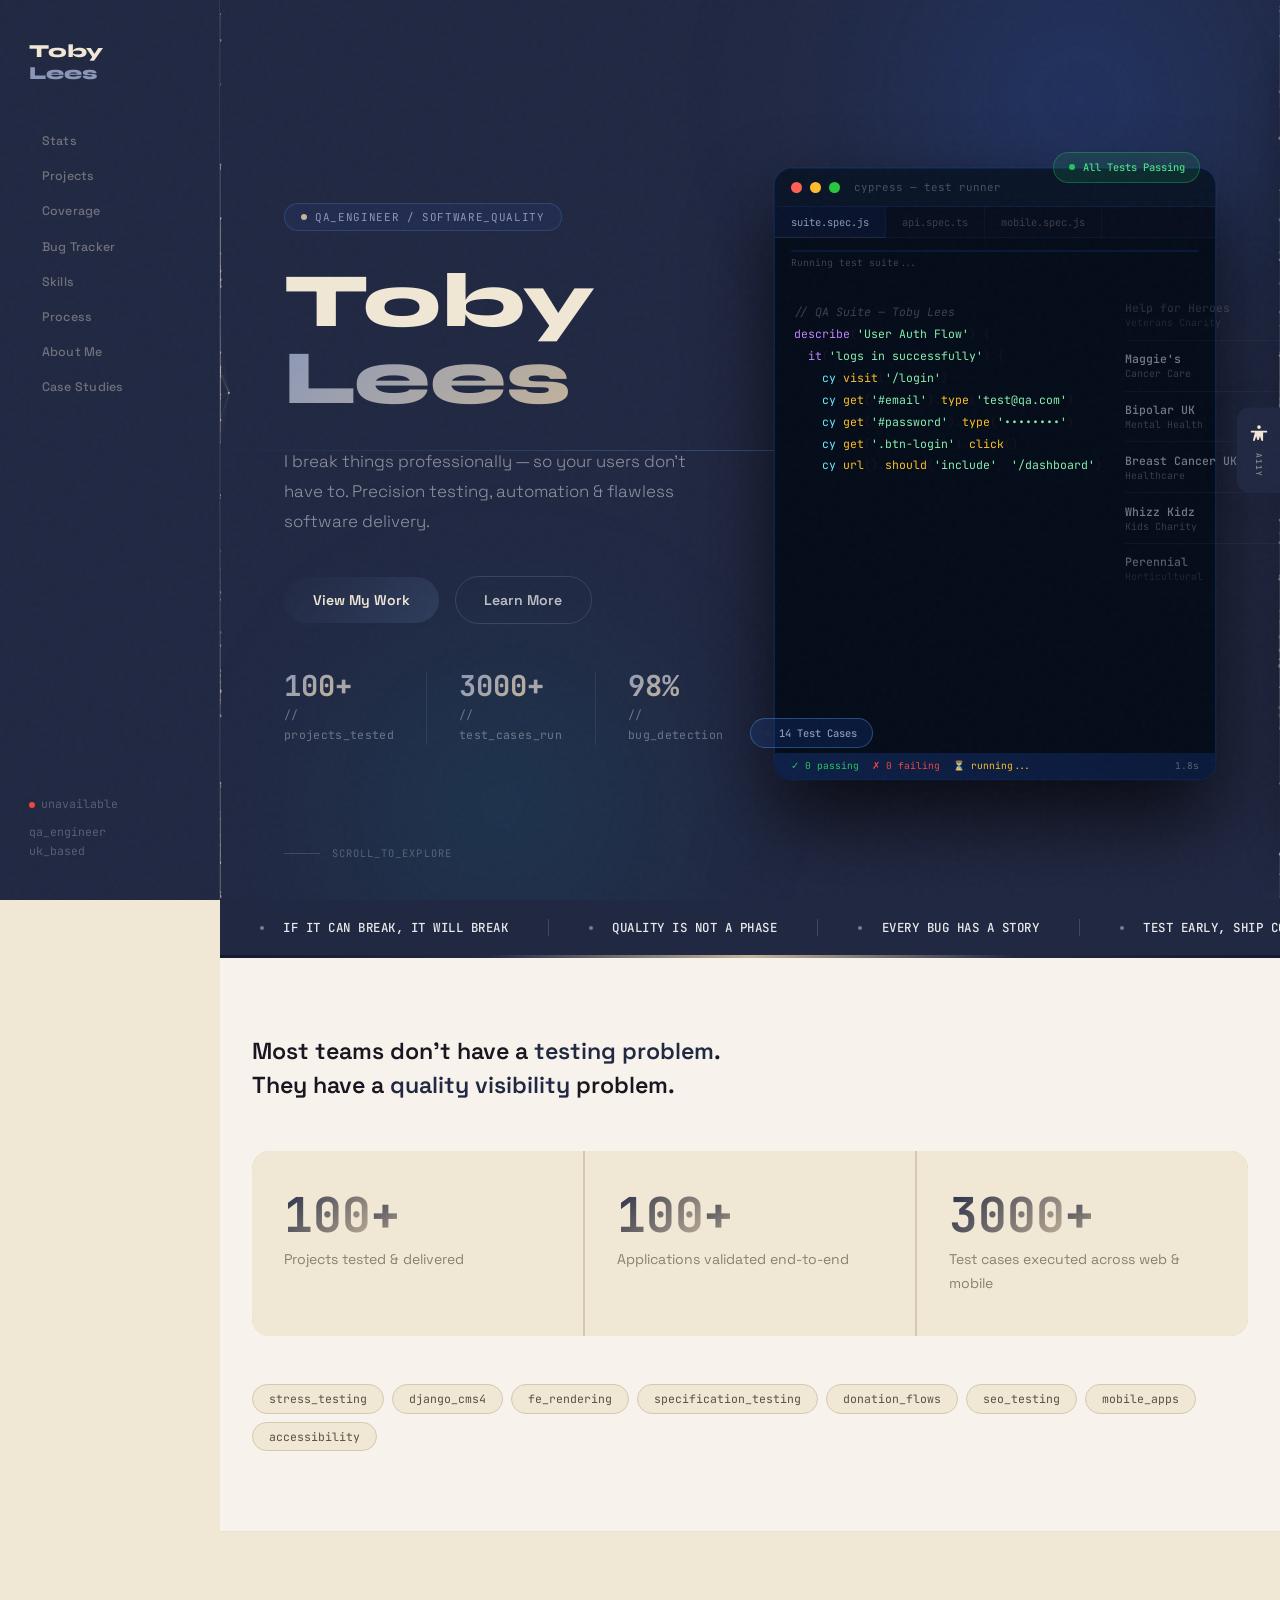
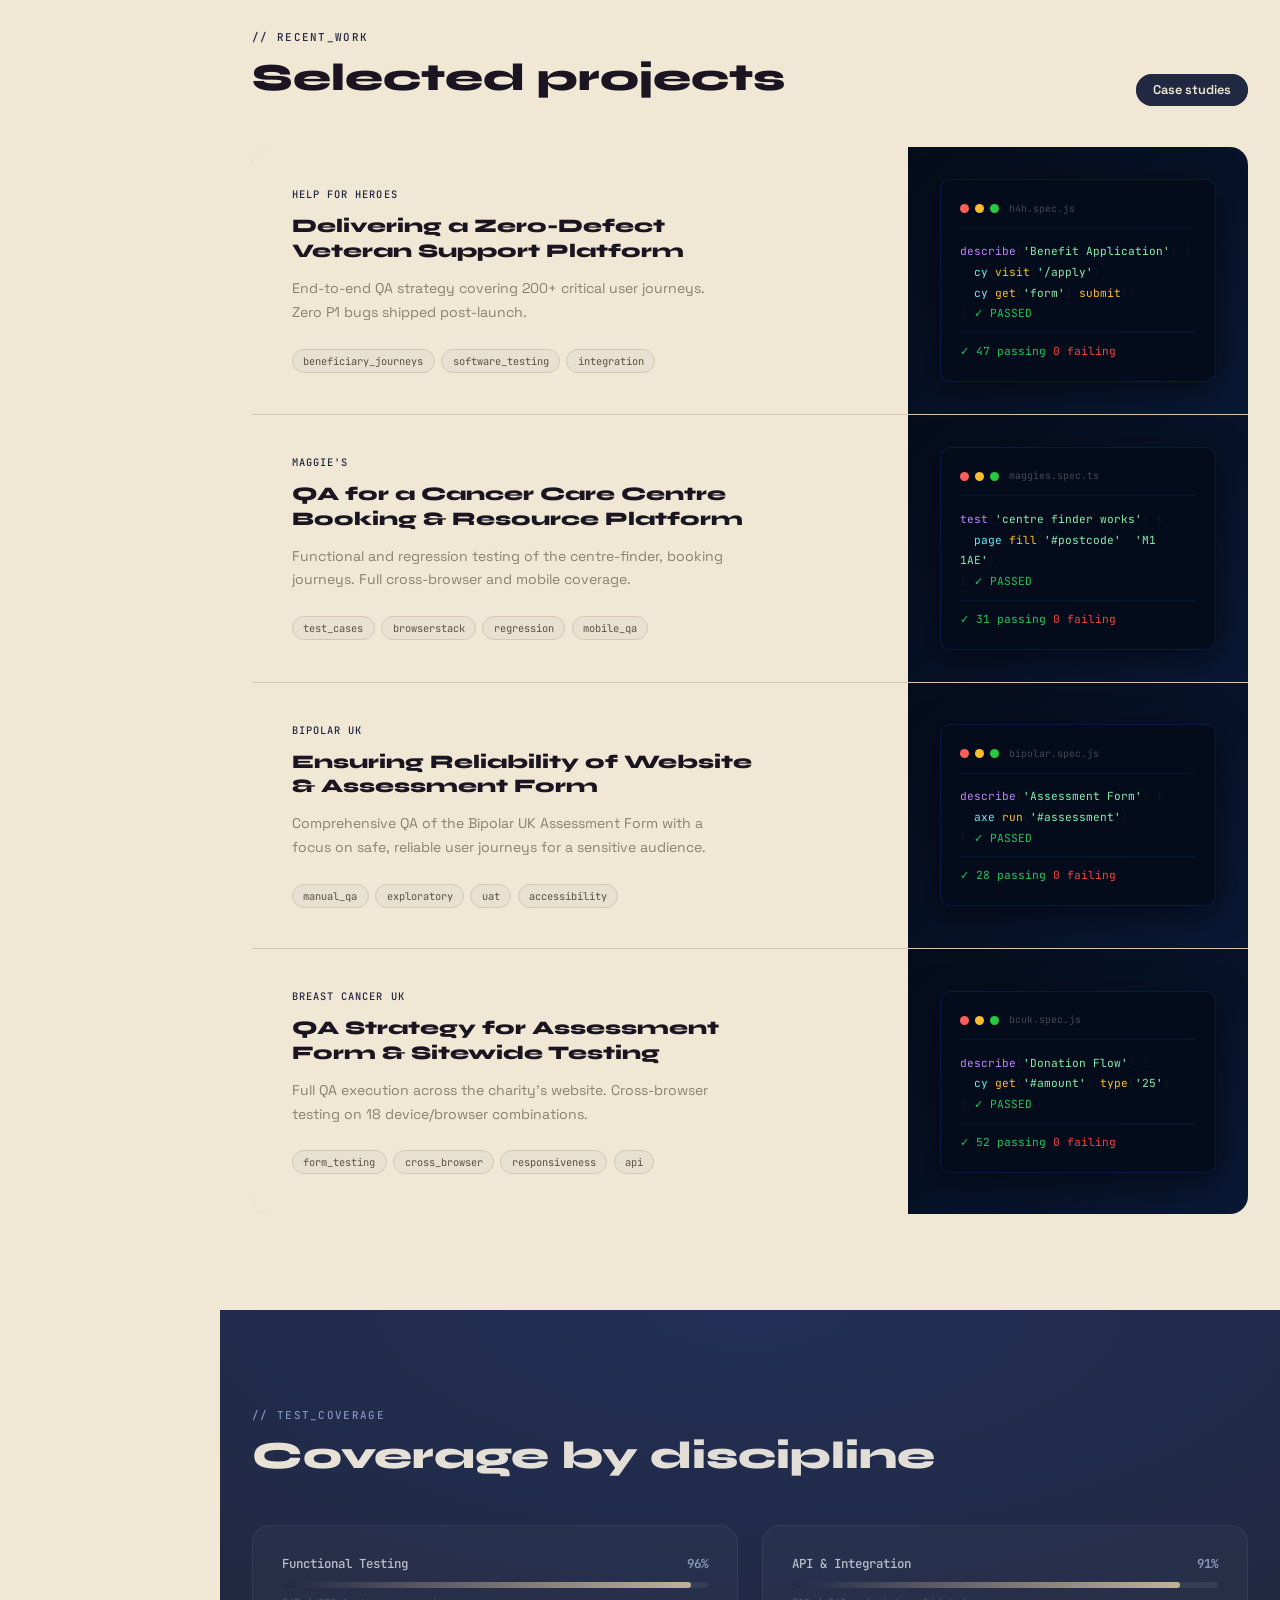
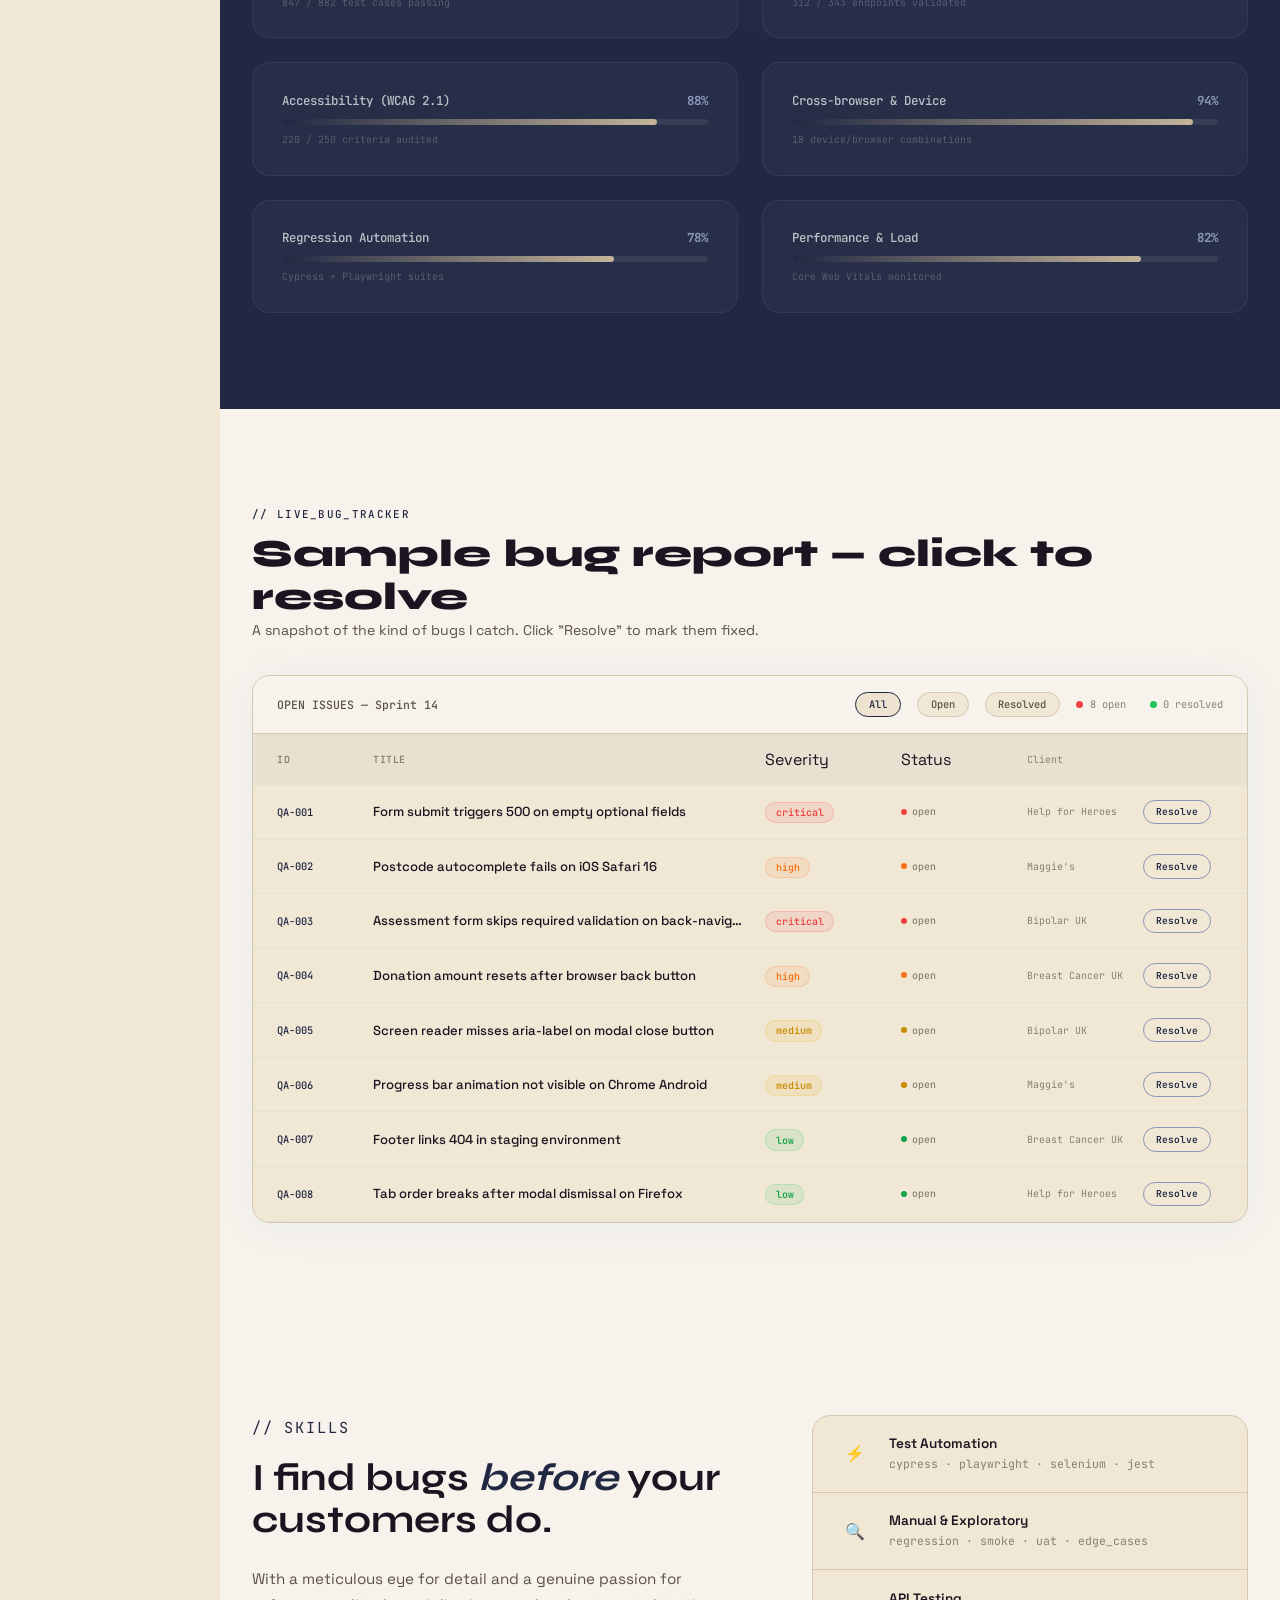
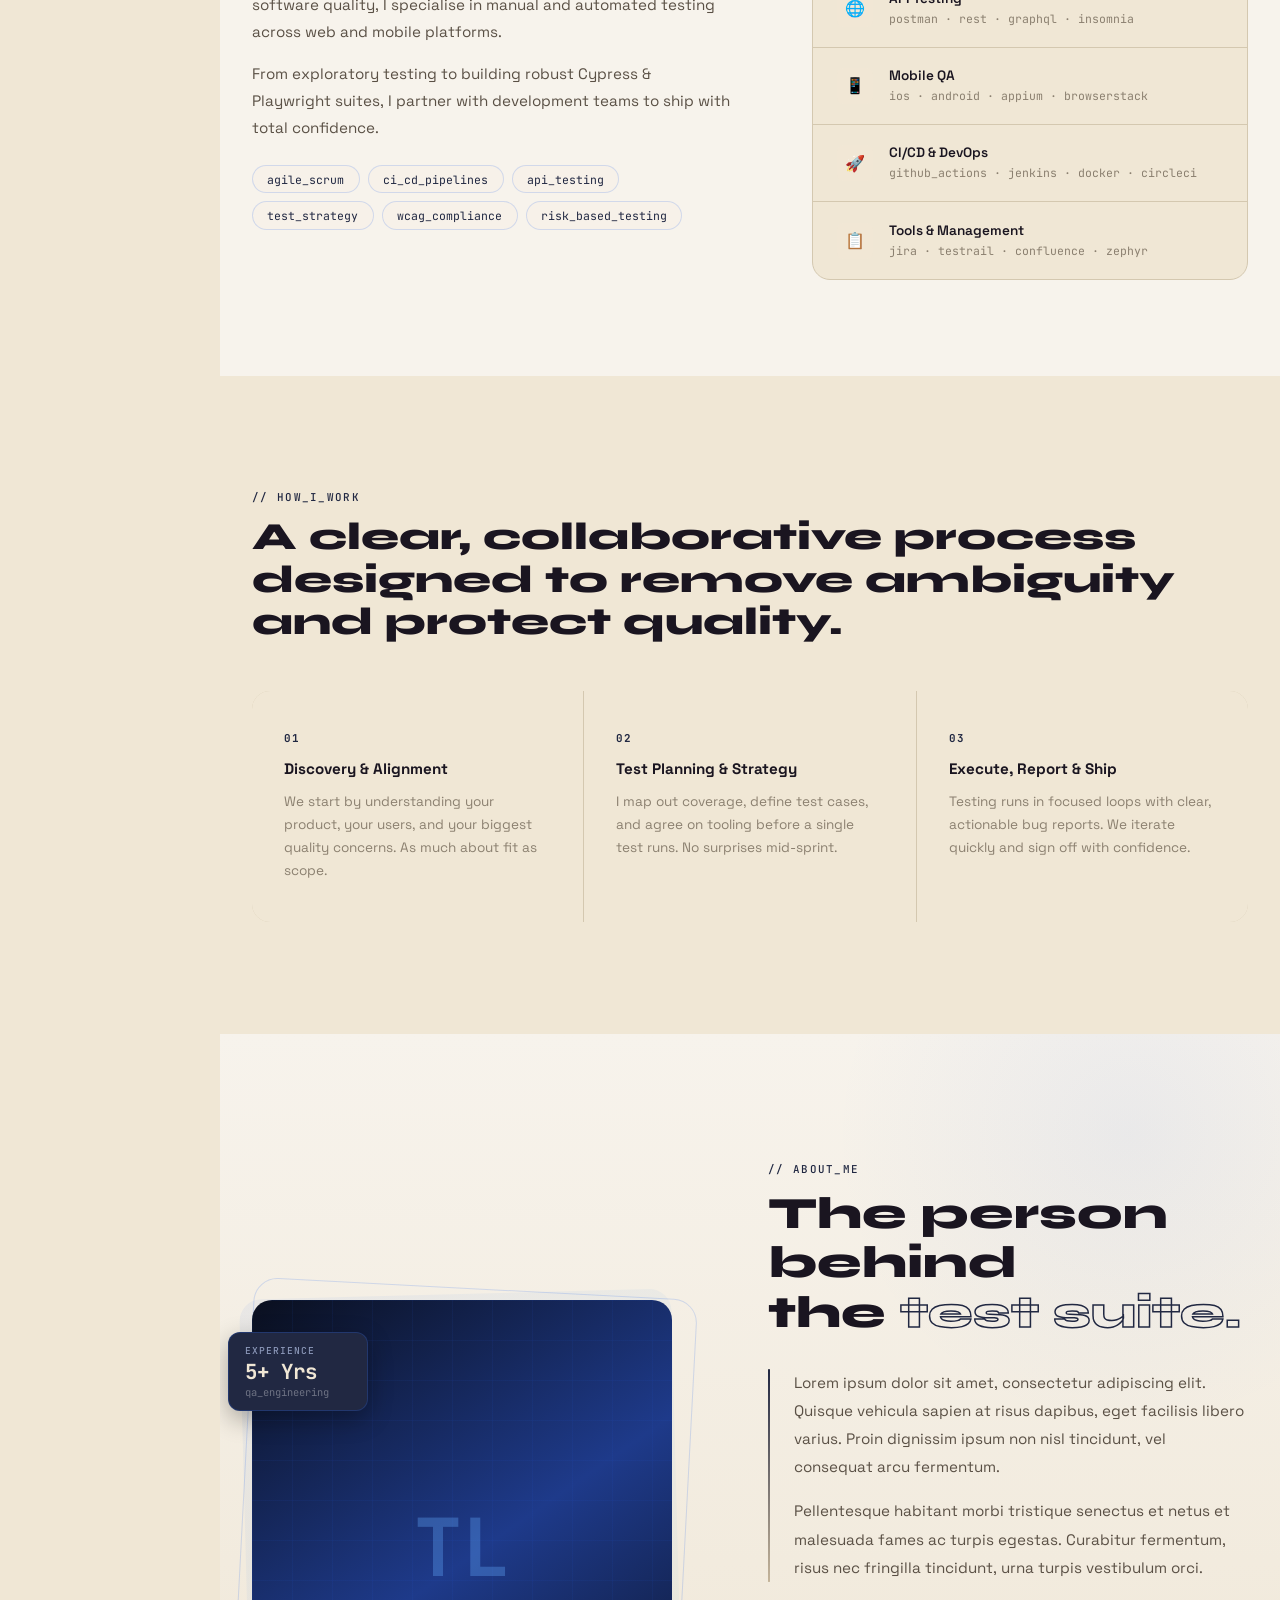
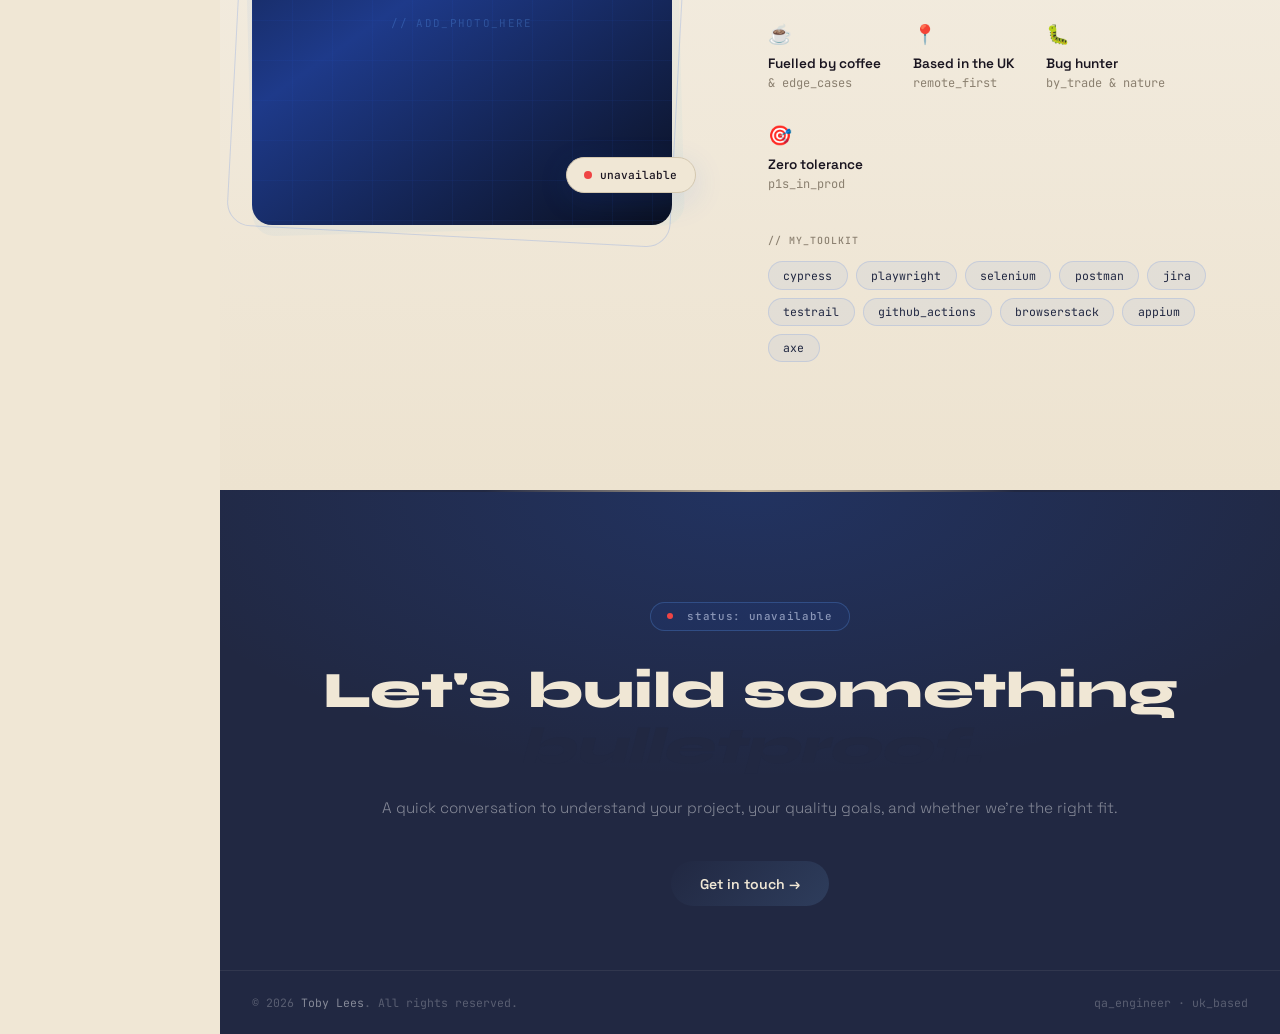
<file: index.html>
<!DOCTYPE html>
<html lang="en">
<head>
  <meta charset="UTF-8" />
  <meta name="viewport" content="width=device-width, initial-scale=1.0" />
  <title>Toby Lees &mdash; QA Engineer</title>
  <link rel="preconnect" href="https://fonts.googleapis.com" />
  <link rel="preconnect" href="https://fonts.gstatic.com" crossorigin />
  <link href="https://fonts.googleapis.com/css2?family=Space+Grotesk:wght@300;400;500;600;700&family=JetBrains+Mono:wght@300;400;500;700&family=Syne:wght@800&display=swap" rel="stylesheet" />
  <link href="https://fonts.cdnfonts.com/css/opendyslexic" rel="stylesheet" />
  <style>
    :root {
      --blue:        #212842;
      --blue-light:  #8b97b8;
      --blue-mid:    #2e3d5c;
      --blue-dark:   #151c30;
      --blue-glow:   rgba(33,40,66,0.55);
      --blue-subtle: rgba(240,231,213,0.12);
      --cyan:        #c4b49a;
      --cyan-light:  #d4c8b0;
      --white:       #F0E7D5;
      --off-white:   #f7f3ec;
      --cream:       #ede3d0;
      --gray-100:    #e8e0d0;
      --gray-200:    #d4c8b0;
      --gray-400:    #8b8070;
      --gray-600:    #5a5045;
      --gray-900:    #1a1520;
      --dark:        #212842;
      --dark-mid:    #2a3050;
      --dark-border: rgba(240,231,213,0.08);
      --font-display: 'Syne', sans-serif;
      --font-body:    'Space Grotesk', sans-serif;
      --font-mono:    'JetBrains Mono', monospace;
      --radius:    18px;
      --radius-sm: 10px;
      --radius-xs: 6px;
      --ease: cubic-bezier(0.4,0,0.2,1);
      --t:      0.3s;
      --t-slow: 0.7s;
      --a11y-font-scale: 1;
    }
/* ══════════════════════════════════════════════════
   WCAG 2.1 ACCESSIBILITY ADDITIONS
   Paste the CSS into your <style> tag
   Paste the HTML after your <body> tag
   Paste the JS at the end of your <script> tag
   ══════════════════════════════════════════════════ */

/* ── Skip to content (WCAG 2.4.1) ── */
.skip-link {
  position: fixed;
  top: -120px;
  left: 1.5rem;
  z-index: 999999;
  background: #212842;
  color: #F0E7D5;
  padding: 0.8rem 1.5rem;
  border-radius: 0 0 10px 10px;
  font-family: 'Space Grotesk', sans-serif;
  font-size: 0.9rem;
  font-weight: 600;
  text-decoration: none;
  border: 2px solid #F0E7D5;
  border-top: none;
  transition: top 0.2s ease;
}
.skip-link:focus {
  top: 0;
  outline: 3px solid #c4b49a;
  outline-offset: 3px;
}

/* ── Global focus styles (WCAG 2.4.7) ── */
*:focus-visible {
  outline: 3px solid #212842;
  outline-offset: 3px;
  border-radius: 3px;
}

/* ── Screen reader only utility ── */
.sr-only {
  position: absolute;
  width: 1px; height: 1px;
  padding: 0; margin: -1px;
  overflow: hidden;
  clip: rect(0,0,0,0);
  white-space: nowrap;
  border: 0;
}

/* ── Accessibility modes ── */

/* High contrast (WCAG 1.4.3 AAA) */
body.a11y-high-contrast {
  --white:     #ffffff;
  --off-white: #ffffff;
  --cream:     #efefef;
  --gray-100:  #dddddd;
  --gray-200:  #bbbbbb;
  --gray-400:  #444444;
  --gray-600:  #111111;
  --gray-900:  #000000;
  --blue:      #00008b;
  --blue-light:#0000ff;
  --blue-mid:  #00006b;
  --cyan:      #005555;
  --dark:      #000022;
  --dark-border: rgba(255,255,255,0.4);
  /* Removed filter: contrast() — it breaks fixed positioning */
}
    body.a11y-high-contrast .a11y-panel,
body.a11y-high-contrast .a11y-trigger {
  position: fixed !important;
  top: 50% !important;
  transform: translateY(-50%) !important;
  background: #000022 !important;
  filter: none !important;
}
body.a11y-high-contrast .a11y-panel {
  top: 50% !important;
  transform: translateY(-50%) !important;
}
body.a11y-high-contrast .a11y-trigger {
  top: 50% !important;
  transform: translateY(-50%) !important;
}
}

/* Reduce motion (WCAG 2.3.3) */
body.a11y-reduce-motion *,
body.a11y-reduce-motion *::before,
body.a11y-reduce-motion *::after {
  animation-duration: 0.001ms !important;
  animation-iteration-count: 1 !important;
  transition-duration: 0.001ms !important;
  scroll-behavior: auto !important;
}

/* Dyslexia-friendly font */
body.a11y-dyslexia,
body.a11y-dyslexia p,
body.a11y-dyslexia h1,
body.a11y-dyslexia h2,
body.a11y-dyslexia h3,
body.a11y-dyslexia h4,
body.a11y-dyslexia span,
body.a11y-dyslexia a,
body.a11y-dyslexia button,
body.a11y-dyslexia li,
body.a11y-dyslexia div {
  font-family: 'OpenDyslexic', sans-serif !important;
  letter-spacing: 0.05em;
  word-spacing: 0.15em;
  line-height: 1.95 !important;
}

/* Enhanced focus rings */
body.a11y-focus-enhanced *:focus-visible {
  outline: 4px solid #212842 !important;
  outline-offset: 5px !important;
  border-radius: 4px;
  box-shadow: 0 0 0 7px rgba(33,40,66,0.15) !important;
}

/* Large cursor */
body.a11y-large-cursor { cursor: none; }

/* Respect system preference (WCAG 2.3.3) */
@media (prefers-reduced-motion: reduce) {
  *, *::before, *::after {
    animation-duration: 0.001ms !important;
    animation-iteration-count: 1 !important;
    transition-duration: 0.001ms !important;
  }
}

/* ══════════════════════════════════════════════════
   ACCESSIBILITY TOOLBAR COMPONENT
   ══════════════════════════════════════════════════ */

/* Trigger button — fixed to right edge */
.a11y-trigger {
  position: fixed;
  right: 0;
  top: 50%;
  transform: translateY(-50%);
  z-index: 99900;
  background: #212842;
  color: #F0E7D5;
  border: none;
  border-radius: 12px 0 0 12px;
  padding: 1rem 0.65rem;
  cursor: pointer;
  display: flex;
  flex-direction: column;
  align-items: center;
  gap: 0.5rem;
  box-shadow: -4px 0 24px rgba(33,40,66,0.35);
  transition: background 0.25s, padding-right 0.25s;
}
.a11y-trigger:hover {
  background: #2e3d5c;
  padding-right: 0.9rem;
}
.a11y-trigger:focus-visible {
  outline: 3px solid #F0E7D5;
  outline-offset: 2px;
}
.a11y-trigger svg {
  width: 22px; height: 22px;
  fill: #F0E7D5;
  flex-shrink: 0;
}
.a11y-trigger-label {
  font-family: 'JetBrains Mono', monospace;
  font-size: 0.5rem;
  font-weight: 600;
  color: rgba(240,231,213,0.5);
  letter-spacing: 0.1em;
  text-transform: uppercase;
  writing-mode: vertical-rl;
}

/* Panel */
.a11y-panel {
  position: fixed;
  right: -360px;
  top: 50%;
  transform: translateY(-50%);
  z-index: 99899;
  width: 340px;
  background: #212842;
  border-radius: 20px 0 0 20px;
  box-shadow: -8px 0 50px rgba(0,0,0,0.45);
  padding: 2rem;
  transition: right 0.38s cubic-bezier(0.4,0,0.2,1);
  max-height: 92vh;
  overflow-y: auto;
  scrollbar-width: thin;
  scrollbar-color: rgba(240,231,213,0.15) transparent;
}
.a11y-panel.open {
  right: 0;
  top: 50%;
  transform: translateY(-50%);
}

.a11y-panel-header {
  display: flex;
  align-items: center;
  justify-content: space-between;
  margin-bottom: 1.6rem;
  padding-bottom: 1rem;
  border-bottom: 1px solid rgba(240,231,213,0.1);
}
.a11y-panel-title {
  font-family: 'JetBrains Mono', monospace;
  font-size: 0.7rem;
  font-weight: 600;
  color: rgba(240,231,213,0.4);
  letter-spacing: 0.14em;
  text-transform: uppercase;
}
.a11y-close {
  width: 30px; height: 30px;
  background: rgba(240,231,213,0.07);
  border: 1px solid rgba(240,231,213,0.12);
  border-radius: 50%;
  color: rgba(240,231,213,0.6);
  font-size: 1rem; line-height: 1;
  display: flex; align-items: center; justify-content: center;
  cursor: pointer;
  transition: background 0.2s, color 0.2s;
}
.a11y-close:hover { background: rgba(240,231,213,0.15); color: #F0E7D5; }
.a11y-close:focus-visible { outline: 3px solid #F0E7D5; outline-offset: 2px; }

/* Section */
.a11y-section { margin-bottom: 1.5rem; }
.a11y-section-label {
  display: block;
  font-family: 'JetBrains Mono', monospace;
  font-size: 0.58rem;
  font-weight: 700;
  color: rgba(240,231,213,0.28);
  letter-spacing: 0.16em;
  text-transform: uppercase;
  margin-bottom: 0.75rem;
}

/* Font size row */
.a11y-font-row {
  display: flex;
  align-items: center;
  gap: 0.5rem;
  background: rgba(240,231,213,0.04);
  border: 1px solid rgba(240,231,213,0.09);
  border-radius: 12px;
  padding: 0.5rem 0.6rem;
}
.a11y-font-btn {
  width: 36px; height: 36px;
  background: rgba(240,231,213,0.08);
  border: 1px solid rgba(240,231,213,0.12);
  border-radius: 8px;
  color: #F0E7D5;
  font-family: 'Space Grotesk', sans-serif;
  font-size: 0.95rem;
  font-weight: 700;
  cursor: pointer;
  display: flex; align-items: center; justify-content: center;
  flex-shrink: 0;
  transition: background 0.2s;
}
.a11y-font-btn:hover { background: rgba(240,231,213,0.18); }
.a11y-font-btn:focus-visible { outline: 3px solid #F0E7D5; outline-offset: 2px; }
.a11y-font-display {
  flex: 1;
  text-align: center;
  font-family: 'JetBrains Mono', monospace;
  font-size: 0.8rem;
  font-weight: 600;
  color: rgba(240,231,213,0.75);
}
.a11y-font-reset {
  background: none;
  border: none;
  color: rgba(240,231,213,0.28);
  font-family: 'JetBrains Mono', monospace;
  font-size: 0.58rem;
  letter-spacing: 0.06em;
  cursor: pointer;
  padding: 0.2rem 0.35rem;
  border-radius: 4px;
  transition: color 0.2s;
  white-space: nowrap;
}
.a11y-font-reset:hover { color: rgba(240,231,213,0.65); }
.a11y-font-reset:focus-visible { outline: 3px solid #F0E7D5; }

/* Toggle rows */
.a11y-toggle-row {
  display: flex;
  align-items: center;
  justify-content: space-between;
  gap: 1rem;
  padding: 0.7rem 0.85rem;
  background: rgba(240,231,213,0.03);
  border: 1px solid rgba(240,231,213,0.07);
  border-radius: 12px;
  margin-bottom: 0.5rem;
  cursor: pointer;
  transition: background 0.2s, border-color 0.2s;
}
.a11y-toggle-row:hover {
  background: rgba(240,231,213,0.07);
  border-color: rgba(240,231,213,0.14);
}
.a11y-toggle-info { display: flex; flex-direction: column; gap: 0.15rem; min-width: 0; }
.a11y-toggle-name {
  font-family: 'Space Grotesk', sans-serif;
  font-size: 0.84rem;
  font-weight: 500;
  color: rgba(240,231,213,0.85);
}
.a11y-toggle-desc {
  font-family: 'JetBrains Mono', monospace;
  font-size: 0.58rem;
  color: rgba(240,231,213,0.28);
  white-space: nowrap;
  overflow: hidden;
  text-overflow: ellipsis;
}

/* Toggle switch */
.a11y-switch { position: relative; width: 42px; height: 24px; flex-shrink: 0; }
.a11y-switch input { opacity: 0; width: 0; height: 0; position: absolute; }
.a11y-switch-track {
  position: absolute;
  inset: 0;
  background: rgba(240,231,213,0.1);
  border: 1px solid rgba(240,231,213,0.14);
  border-radius: 24px;
  cursor: pointer;
  transition: background 0.25s, border-color 0.25s;
}
.a11y-switch-track::after {
  content: '';
  position: absolute;
  top: 4px; left: 4px;
  width: 14px; height: 14px;
  background: rgba(240,231,213,0.4);
  border-radius: 50%;
  transition: transform 0.25s cubic-bezier(0.4,0,0.2,1), background 0.25s;
}
.a11y-switch input:checked + .a11y-switch-track {
  background: #c4b49a;
  border-color: #c4b49a;
}
.a11y-switch input:checked + .a11y-switch-track::after {
  transform: translateX(18px);
  background: #F0E7D5;
}
.a11y-switch input:focus-visible + .a11y-switch-track {
  outline: 3px solid #F0E7D5;
  outline-offset: 2px;
  border-radius: 24px;
}

.a11y-divider {
  height: 1px;
  background: rgba(240,231,213,0.08);
  margin: 1.2rem 0;
}

/* Reset button */
.a11y-reset-all {
  width: 100%;
  padding: 0.7rem;
  background: rgba(240,231,213,0.04);
  border: 1px solid rgba(240,231,213,0.09);
  border-radius: 10px;
  color: rgba(240,231,213,0.4);
  font-family: 'JetBrains Mono', monospace;
  font-size: 0.65rem;
  letter-spacing: 0.08em;
  cursor: pointer;
  transition: background 0.2s, color 0.2s, border-color 0.2s;
  margin-bottom: 1rem;
}
.a11y-reset-all:hover {
  background: rgba(240,231,213,0.09);
  color: rgba(240,231,213,0.75);
  border-color: rgba(240,231,213,0.18);
}
.a11y-reset-all:focus-visible { outline: 3px solid #F0E7D5; outline-offset: 2px; }

/* WCAG compliance badge */
.a11y-badge {
  display: flex;
  align-items: flex-start;
  gap: 0.7rem;
  padding: 0.75rem 0.85rem;
  background: rgba(34,197,94,0.07);
  border: 1px solid rgba(34,197,94,0.18);
  border-radius: 10px;
}
.a11y-badge-dot {
  width: 8px; height: 8px;
  background: #22c55e;
  border-radius: 50%;
  flex-shrink: 0;
  margin-top: 3px;
  animation: blinkDot 2s ease-in-out infinite;
}
.a11y-badge-text {
  font-family: 'JetBrains Mono', monospace;
  font-size: 0.58rem;
  line-height: 1.7;
  color: rgba(34,197,94,0.75);
}

/* Mobile adjustments */
@media (max-width: 1024px) {
  .a11y-trigger {
    top: auto;
    bottom: 5rem;
    transform: none;
  }
  .a11y-panel {
    top: auto;
    bottom: 0;
    right: 0;
    transform: translateY(100%);
    border-radius: 20px 20px 0 0;
    width: 100%;
    max-width: 100%;
    max-height: 85vh;
    transition: transform 0.38s cubic-bezier(0.4,0,0.2,1);
  }
  .a11y-panel.open {
    transform: translateY(0);
    right: 0;
  }
}

    *, *::before, *::after { margin:0; padding:0; box-sizing:border-box; }
    html { scroll-behavior: smooth; font-size: calc(16px * var(--a11y-font-scale)); }
    body { font-family: var(--font-body); background: var(--white); color: var(--gray-900); overflow-x: hidden; cursor: none; }
    .cursor { position: fixed; width: 10px; height: 10px; background: #212842; border-radius: 50%; pointer-events: none; z-index: 99999; transform: translate(-50%,-50%); transition: width .2s, height .2s; }
    .cursor-ring { position: fixed; width: 38px; height: 38px; border: 1.5px solid rgba(33,40,66,0.5); border-radius: 50%; pointer-events: none; z-index: 99998; transform: translate(-50%,-50%); transition: left .1s ease, top .1s ease; }
    body::before { content: ''; position: fixed; inset: 0; pointer-events: none; z-index: 99997; opacity: 0.02; background-image: url("data:image/svg+xml,%3Csvg viewBox='0 0 200 200' xmlns='http://www.w3.org/2000/svg'%3E%3Cfilter id='n'%3E%3CfeTurbulence type='fractalNoise' baseFrequency='0.85' numOctaves='4' stitchTiles='stitch'/%3E%3C/filter%3E%3Crect width='100%25' height='100%25' filter='url(%23n)'/%3E%3C/svg%3E"); }
    h1,h2,h3,h4,h5 { font-family: var(--font-display); line-height: 1.1; }
    p { line-height: 1.75; color: var(--gray-600); font-family: var(--font-body); }
    em { font-style: italic; color: var(--blue); }
    a { text-decoration: none; color: inherit; }
    code, .mono { font-family: var(--font-mono); }
    .wrap { max-width: 1120px; margin: 0 auto; padding: 0 2rem; }
    [data-reveal] { opacity: 0; transform: translateY(28px); transition: opacity .7s var(--ease), transform .7s var(--ease); }
    [data-reveal].on { opacity: 1; transform: none; }
    .sidebar { position: fixed; top: 0; left: 0; bottom: 0; width: 220px; background: var(--dark); border-right: 1px solid var(--dark-border); z-index: 900; display: flex; flex-direction: column; padding: 2.5rem 1.8rem; }
    .sidebar-name { font-family: var(--font-display); font-size: 1.15rem; font-weight: 800; color: var(--white); line-height: 1.2; margin-bottom: 2.5rem; }
    .sidebar-name span { display: block; }
    .sidebar-name em { color: var(--blue-light); font-style: normal; }
    .sidebar-nav { display: flex; flex-direction: column; gap: 0.1rem; }
    .sidebar-nav a { font-family: var(--font-body); font-size: 0.78rem; font-weight: 500; color: rgba(240,231,213,0.38); padding: 0.55rem 0.8rem; border-radius: var(--radius-xs); letter-spacing: 0.02em; transition: color var(--t), background var(--t); position: relative; }
    .sidebar-nav a::before { content: ''; position: absolute; left: 0; top: 50%; transform: translateY(-50%); width: 3px; height: 0; background: #F0E7D5; border-radius: 2px; transition: height 0.3s ease; }
    .sidebar-nav a:hover { color: rgba(240,231,213,0.7); background: rgba(240,231,213,0.05); }
    .sidebar-nav a.active { color: #F0E7D5; background: rgba(240,231,213,0.1); font-weight: 600; }
    .sidebar-nav a.active::before { height: 70%; }
    .sidebar-bottom { margin-top: auto; font-size: 0.72rem; color: rgba(255,255,255,0.25); font-family: var(--font-mono); line-height: 1.6; }
    .sidebar-dot { display: inline-block; width: 6px; height: 6px; background: #ef4444; border-radius: 50%; margin-right: 6px; animation: blinkDot 2s ease-in-out infinite; vertical-align: middle; }
    @keyframes blinkDot { 0%,100%{opacity:1;} 50%{opacity:.4;} }
    .mobile-nav { display: none; position: fixed; top: 0; left: 0; right: 0; height: 60px; background: var(--dark); border-bottom: 1px solid var(--dark-border); z-index: 900; align-items: center; padding: 0 1.5rem; justify-content: space-between; }
    .mobile-nav-name { font-family: var(--font-display); font-size: 1rem; font-weight: 800; color: var(--white); }
    .mobile-menu-btn { background: none; border: none; display: flex; flex-direction: column; gap: 5px; padding: 4px; cursor: none; }
    .mobile-menu-btn span { display: block; width: 22px; height: 2px; background: var(--white); border-radius: 2px; transition: var(--t); }
    .mobile-menu { position: fixed; top: 60px; left: 0; right: 0; bottom: 0; background: var(--dark); z-index: 899; padding: 2rem 1.5rem; display: none; flex-direction: column; gap: 0.5rem; }
    .mobile-menu.open { display: flex; }
    .mobile-menu a { font-family: var(--font-body); font-size: 1.1rem; font-weight: 600; color: rgba(255,255,255,0.7); padding: 0.8rem 0; border-bottom: 1px solid var(--dark-border); transition: color var(--t); }
    .mobile-menu a:hover { color: var(--blue-light); }
    .main { margin-left: 220px; }
    .hero { min-height: 100vh; background: var(--dark); display: grid; grid-template-columns: 1fr 1fr; align-items: center; gap: 3rem; padding: 7rem 4rem 4rem; position: relative; overflow: hidden; }
    #particleCanvas { position: absolute; inset: 0; width: 100%; height: 100%; pointer-events: none; z-index: 0; }
    .hero-bg-orb { position: absolute; border-radius: 50%; filter: blur(100px); pointer-events: none; }
    .hero-bg-orb-1 { width: 500px; height: 500px; background: radial-gradient(circle, rgba(37,99,235,0.3) 0%, transparent 70%); top: -150px; right: -50px; animation: orbDrift 12s ease-in-out infinite; }
    .hero-bg-orb-2 { width: 350px; height: 350px; background: radial-gradient(circle, rgba(6,182,212,0.2) 0%, transparent 70%); bottom: -80px; left: 10%; animation: orbDrift 9s ease-in-out infinite; animation-delay: -4s; }
    @keyframes orbDrift { 0%,100%{transform:translate(0,0);} 33%{transform:translate(20px,-15px);} 66%{transform:translate(-12px,20px);} }
    .hero-scanline { position: absolute; left: 0; right: 0; height: 1px; background: linear-gradient(90deg, transparent, rgba(96,165,250,0.3), transparent); animation: scanline 5s linear infinite; pointer-events: none; z-index: 1; }
    @keyframes scanline { 0%{top:-1px;opacity:0;} 5%{opacity:1;} 95%{opacity:1;} 100%{top:100%;opacity:0;} }
    .hero-content { position: relative; z-index: 2; }
    .hero-badge { display: inline-flex; align-items: center; gap: 0.5rem; font-family: var(--font-mono); font-size: 0.68rem; font-weight: 400; letter-spacing: 0.06em; color: var(--blue-light); border: 1px solid rgba(96,165,250,0.2); background: rgba(37,99,235,0.08); padding: 0.4rem 1rem; border-radius: 50px; margin-bottom: 2rem; }
    .hero-badge-dot { width: 6px; height: 6px; background: var(--cyan); border-radius: 50%; animation: blinkDot 1.5s ease-in-out infinite; }
    .hero-title { font-family: var(--font-display); font-size: clamp(3.5rem, 6vw, 5.5rem); font-weight: 800; color: var(--white); line-height: 1.0; margin-bottom: 1.8rem; }
    .hero-title .gradient-text { background: linear-gradient(135deg, var(--blue-light), var(--cyan)); -webkit-background-clip: text; -webkit-text-fill-color: transparent; background-clip: text; }
    .hero-sub { font-family: var(--font-body); font-size: 1.05rem; font-weight: 300; color: rgba(255,255,255,0.5); line-height: 1.8; max-width: 480px; margin-bottom: 2.5rem; }
    .hero-cta-row { display: flex; align-items: center; gap: 1rem; flex-wrap: wrap; margin-bottom: 3rem; }
    .btn-primary { display: inline-flex; align-items: center; gap: 0.5rem; font-family: var(--font-body); font-size: 0.88rem; font-weight: 600; background: linear-gradient(135deg, var(--blue), var(--blue-mid)); color: var(--white); padding: 0.85rem 1.8rem; border-radius: 50px; border: none; cursor: none; transition: transform var(--t), box-shadow var(--t); }
    .btn-primary:hover { transform: translateY(-2px); box-shadow: 0 12px 36px var(--blue-glow); }
    .btn-outline { display: inline-flex; align-items: center; gap: 0.5rem; font-family: var(--font-body); font-size: 0.88rem; font-weight: 600; color: rgba(255,255,255,0.7); padding: 0.85rem 1.8rem; border-radius: 50px; border: 1.5px solid rgba(255,255,255,0.12); cursor: none; transition: border-color var(--t), color var(--t), transform var(--t); }
    .btn-outline:hover { border-color: var(--blue-light); color: var(--white); transform: translateY(-2px); }
    .hero-stats { display: flex; gap: 2rem; }
    .hero-stat .num { font-family: var(--font-mono); font-size: 1.8rem; font-weight: 700; color: var(--white); line-height: 1; }
    .hero-stat .num span { background: linear-gradient(135deg, var(--blue-light), var(--cyan)); -webkit-background-clip: text; -webkit-text-fill-color: transparent; background-clip: text; }
    .hero-stat p { font-size: 0.72rem; font-family: var(--font-mono); color: rgba(255,255,255,0.35); margin: 0.3rem 0 0; letter-spacing: 0.03em; }
    .hero-stat-divider { width: 1px; background: rgba(255,255,255,0.08); align-self: stretch; }
    .scroll-hint { position: absolute; bottom: 2.5rem; left: 4rem; display: flex; align-items: center; gap: 0.75rem; color: rgba(255,255,255,0.25); font-family: var(--font-mono); font-size: 0.65rem; letter-spacing: 0.1em; text-transform: uppercase; z-index: 2; }
    .scroll-hint-line { width: 36px; height: 1px; background: rgba(255,255,255,0.15); }
    .hero-visual { position: relative; z-index: 2; }
    .test-runner { background: #050c1a; border: 1px solid rgba(37,99,235,0.25); border-radius: var(--radius); overflow: hidden; box-shadow: 0 40px 80px rgba(0,0,0,0.7), 0 0 0 1px rgba(37,99,235,0.1); animation: floatUp 6s ease-in-out infinite; }
    @keyframes floatUp { 0%,100%{transform:translateY(0);} 50%{transform:translateY(-10px);} }
    .tr-titlebar { background: #0a1628; padding: 0.7rem 1rem; display: flex; align-items: center; gap: 0.5rem; border-bottom: 1px solid rgba(37,99,235,0.12); }
    .tr-dot { width: 11px; height: 11px; border-radius: 50%; }
    .tr-dot.r{background:#ff5f57;} .tr-dot.y{background:#febc2e;} .tr-dot.g{background:#28c840;}
    .tr-title { font-family: var(--font-mono); font-size: 0.68rem; color: rgba(255,255,255,0.25); margin-left: 6px; font-weight: 400; }
    .tr-tabs { display: flex; border-bottom: 1px solid rgba(37,99,235,0.1); background: #080e1d; }
    .tr-tab { font-family: var(--font-mono); font-size: 0.65rem; padding: 0.5rem 1rem; color: rgba(255,255,255,0.2); border-right: 1px solid rgba(37,99,235,0.08); cursor: default; }
    .tr-tab.active { color: var(--blue-light); background: rgba(37,99,235,0.07); border-bottom: 1px solid var(--blue); margin-bottom: -1px; }
    .tr-progress { margin: 0 1rem 0.8rem; padding-top: 0.8rem; }
    .tr-progress-bar { height: 2px; background: rgba(37,99,235,0.15); border-radius: 2px; overflow: hidden; }
    .tr-progress-fill { height: 100%; background: linear-gradient(90deg, var(--blue), var(--cyan)); border-radius: 2px; width: 0%; transition: width 0.3s ease; }
    .tr-progress-label { font-family: var(--font-mono); font-size: 0.6rem; color: rgba(255,255,255,0.25); margin-top: 4px; font-weight: 300; }
    .tr-body { padding: 1.2rem; font-family: var(--font-mono); font-size: 0.72rem; line-height: 1.9; min-height: 280px; font-weight: 400; }
    .tr-statusbar { background: linear-gradient(90deg, #0e2047, #0a1a3a); padding: 0.4rem 1rem; display: flex; align-items: center; justify-content: space-between; }
    .tr-status-left { display: flex; align-items: center; gap: 0.8rem; font-family: var(--font-mono); font-size: 0.6rem; }
    .tr-status-pass{color:#22c55e;} .tr-status-fail{color:#ef4444;} .tr-status-pending{color:#fbbf24;}
    .tr-status-right { font-family: var(--font-mono); font-size: 0.6rem; color: rgba(255,255,255,0.3); }
    .c-kw{color:#c084fc;} .c-str{color:#86efac;} .c-fn{color:#67e8f9;} .c-mt{color:#fbbf24;}
    .c-cm{color:rgba(255,255,255,0.22);font-style:italic;} .c-pass{color:#22c55e;font-weight:700;} .c-fail{color:#ef4444;}
    .c-num{color:#f97316;} .c-dim{color:rgba(255,255,255,0.28);}
    .c-cursor{color:var(--blue-light);animation:curBlink 1s step-end infinite;}
    @keyframes curBlink{0%,100%{opacity:1;}50%{opacity:0;}}
    .log-line{display:block;opacity:0;transform:translateX(-4px);}
    .log-line.visible{opacity:1;transform:none;transition:opacity 0.2s ease,transform 0.2s ease;}
    .tr-chip{position:absolute;display:flex;align-items:center;gap:0.5rem;font-family:var(--font-mono);font-size:0.65rem;font-weight:500;padding:0.45rem 0.9rem;border-radius:50px;white-space:nowrap;}
    .tr-chip-1{top:-1rem;right:1rem;background:rgba(34,197,94,0.12);border:1px solid rgba(34,197,94,0.35);color:#4ade80;animation:chipBob 4s ease-in-out infinite;}
    .tr-chip-2{bottom:2rem;left:-1.5rem;background:rgba(37,99,235,0.15);border:1px solid rgba(96,165,250,0.35);color:var(--blue-light);animation:chipBob 4s ease-in-out infinite;animation-delay:-2s;}
    @keyframes chipBob{0%,100%{transform:translateY(0);}50%{transform:translateY(-6px);}}
    .chip-dot-g{width:6px;height:6px;background:#22c55e;border-radius:50%;animation:blinkDot 1.5s ease-in-out infinite;}
    .chip-dot-b{width:6px;height:6px;background:var(--blue);border-radius:50%;}
    .hero-ticker{position:absolute;right:0;top:50%;transform:translateY(-50%);height:320px;overflow:hidden;width:155px;z-index:2;mask-image:linear-gradient(to bottom,transparent,black 20%,black 80%,transparent);}
    .hero-ticker-track{display:flex;flex-direction:column;animation:tickerScroll 18s linear infinite;}
    @keyframes tickerScroll{from{transform:translateY(0);}to{transform:translateY(-50%);}}
    .ticker-item{padding:0.65rem 0;border-bottom:1px solid rgba(255,255,255,0.04);}
    .ticker-item .t-name{font-family:var(--font-mono);font-size:0.72rem;font-weight:500;color:rgba(255,255,255,0.45);}
    .ticker-item .t-type{font-size:0.62rem;font-family:var(--font-mono);color:rgba(255,255,255,0.2);margin-top:1px;}
    .manifesto { background: var(--blue); padding: 0; overflow: hidden; position: relative; }
    .manifesto-track { display: flex; animation: manifestoScroll 25s linear infinite; width: max-content; padding: 1.2rem 0; }
    .manifesto-track:hover { animation-play-state: paused; }
    @keyframes manifestoScroll { from{transform:translateX(0);} to{transform:translateX(-50%);} }
    .manifesto-item { display: flex; align-items: center; gap: 1.2rem; padding: 0 2.5rem; border-right: 1px solid rgba(255,255,255,0.15); white-space: nowrap; }
    .manifesto-item span { font-family: var(--font-mono); font-size: 0.78rem; font-weight: 500; color: rgba(255,255,255,0.9); letter-spacing: 0.04em; text-transform: uppercase; }
    .manifesto-item .sep { width: 4px; height: 4px; background: rgba(255,255,255,0.4); border-radius: 50%; flex-shrink: 0; }
    .stats-section { background: var(--off-white); padding: 5rem 0; position: relative; overflow: hidden; border-bottom: 1px solid var(--gray-100); }
    .stats-section::before { content: ''; position: absolute; top: 0; left: 0; right: 0; height: 3px; background: linear-gradient(90deg, var(--blue-dark), var(--blue), var(--cyan), var(--blue), var(--blue-dark)); }
    .stats-header { margin-bottom: 3rem; }
    .stats-header p { font-size: 1.45rem; font-family: var(--font-body); font-weight: 600; color: var(--gray-900); max-width: 560px; line-height: 1.45; }
    .stats-header p em { color: var(--blue); font-style: normal; }
    .stats-grid { display: grid; grid-template-columns: repeat(3, 1fr); gap: 2px; background: var(--gray-200); border-radius: var(--radius); overflow: hidden; margin-bottom: 3rem; }
    .stat-box { background: var(--white); padding: 2.5rem 2rem; position: relative; overflow: hidden; transition: background var(--t); }
    .stat-box::after { content: ''; position: absolute; bottom: 0; left: 0; right: 0; height: 3px; background: linear-gradient(90deg, var(--blue), var(--cyan)); transform: scaleX(0); transform-origin: left; transition: transform 0.5s var(--ease); }
    .stat-box:hover::after { transform: scaleX(1); }
    .stat-box:hover { background: var(--cream); }
    .stat-box .num { font-family: var(--font-mono); font-size: 3rem; font-weight: 700; color: var(--gray-900); line-height: 1; margin-bottom: 0.5rem; }
    .stat-box .num span { background: linear-gradient(135deg, var(--blue), var(--cyan)); -webkit-background-clip: text; -webkit-text-fill-color: transparent; background-clip: text; }
    .stat-box p { font-size: 0.88rem; color: var(--gray-400); margin: 0; font-family: var(--font-body); font-weight: 400; }
    .industry-tags { display: flex; flex-wrap: wrap; gap: 0.5rem; }
    .industry-tag { font-family: var(--font-mono); font-size: 0.72rem; font-weight: 400; color: var(--gray-600); background: var(--white); border: 1.5px solid var(--gray-200); padding: 0.4rem 1rem; border-radius: 50px; transition: border-color var(--t), color var(--t), background var(--t), transform var(--t); }
    .industry-tag:hover { border-color: var(--blue); color: var(--blue); background: var(--cream); transform: translateY(-2px); }
    .projects-section { background: var(--white); padding: 6rem 0; }
    .section-header { display: flex; justify-content: space-between; align-items: flex-end; margin-bottom: 3rem; }
    .section-label { font-family: var(--font-mono); font-size: 0.68rem; font-weight: 500; letter-spacing: 0.12em; text-transform: uppercase; color: var(--blue); margin-bottom: 0.6rem; }
    .section-title { font-family: var(--font-display); font-size: clamp(1.8rem, 3vw, 2.4rem); font-weight: 800; color: var(--gray-900); }
    .pill-link { font-family: var(--font-body); font-size: 0.8rem; font-weight: 600; color: var(--blue); border: 1.5px solid var(--blue-light); padding: 0.4rem 1rem; border-radius: 50px; transition: background var(--t), color var(--t); }
    .pill-link:hover, .pill-link.filled { background: var(--blue); color: var(--white); border-color: var(--blue); }
    .projects-list { display: flex; flex-direction: column; gap: 1px; background: var(--gray-200); border-radius: var(--radius); overflow: hidden; }
    .project-row { background: var(--white); display: grid; grid-template-columns: 1fr 340px; min-height: 260px; cursor: none; position: relative; overflow: hidden; transition: background var(--t); }
    .project-row:hover { background: var(--cream); }
    .project-row::before { content: ''; position: absolute; left: 0; top: 0; bottom: 0; width: 3px; background: linear-gradient(to bottom, var(--blue), var(--cyan)); transform: scaleY(0); transform-origin: bottom; transition: transform var(--t-slow) var(--ease); }
    .project-row:hover::before { transform: scaleY(1); }
    .project-info { padding: 2.5rem; display: flex; flex-direction: column; justify-content: space-between; }
    .project-client-name { font-family: var(--font-mono); font-size: 0.65rem; font-weight: 500; letter-spacing: 0.1em; text-transform: uppercase; color: var(--blue); margin-bottom: 0.8rem; }
    .project-title { font-family: var(--font-display); font-size: 1.2rem; font-weight: 800; color: var(--gray-900); line-height: 1.3; margin-bottom: 0.8rem; max-width: 480px; }
    .project-desc { font-size: 0.88rem; color: var(--gray-400); line-height: 1.7; margin-bottom: 1.5rem; max-width: 440px; font-weight: 400; }
    .project-tags { display: flex; flex-wrap: wrap; gap: 0.4rem; }
    .project-tag { font-family: var(--font-mono); font-size: 0.65rem; font-weight: 400; color: var(--gray-600); background: var(--gray-100); border: 1px solid var(--gray-200); padding: 0.25rem 0.65rem; border-radius: 50px; }
    .project-visual { position: relative; overflow: hidden; background: linear-gradient(135deg, #050c1a, #0a1835); display: flex; align-items: center; justify-content: center; }
    .project-visual-inner { width: 100%; height: 100%; display: flex; align-items: center; justify-content: center; padding: 2rem; }
    .test-visual { width: 100%; background: rgba(5,12,26,0.9); border: 1px solid rgba(37,99,235,0.18); border-radius: var(--radius-sm); padding: 1.2rem; font-family: var(--font-mono); font-size: 0.7rem; line-height: 1.85; box-shadow: 0 8px 32px rgba(0,0,0,0.5); }
    .tv-bar { display: flex; align-items: center; gap: 6px; margin-bottom: 0.8rem; padding-bottom: 0.6rem; border-bottom: 1px solid rgba(37,99,235,0.12); }
    .tv-dot{width:9px;height:9px;border-radius:50%;} .tv-dot.r{background:#ff5f57;} .tv-dot.y{background:#febc2e;} .tv-dot.g{background:#28c840;}
    .tv-file{color:rgba(255,255,255,0.25);font-size:0.62rem;margin-left:4px;}
    .tv-kw{color:#c084fc;} .tv-str{color:#86efac;} .tv-fn{color:#67e8f9;} .tv-mt{color:#fbbf24;}
    .tv-cm{color:rgba(255,255,255,0.2);font-style:italic;} .tv-pass{color:#22c55e;} .tv-fail{color:#ef4444;}
    .tv-cursor{color:#60a5fa;animation:cursorBlink 1s step-end infinite;}
    @keyframes cursorBlink{0%,100%{opacity:1;}50%{opacity:0;}}
    .coverage-section { background: var(--dark); padding: 6rem 0; position: relative; overflow: hidden; }
    .coverage-section::before { content: ''; position: absolute; inset: 0; background: radial-gradient(ellipse 80% 50% at 50% 0%, rgba(37,99,235,0.12), transparent); pointer-events: none; }
    .coverage-section .section-label { color: var(--blue-light); }
    .coverage-section .section-title { color: var(--white); margin-bottom: 3rem; }
    .coverage-grid { display: grid; grid-template-columns: 1fr 1fr; gap: 1.5rem; }
    .coverage-card { background: rgba(255,255,255,0.03); border: 1px solid rgba(255,255,255,0.06); border-radius: var(--radius); padding: 1.8rem; transition: border-color var(--t), background var(--t); }
    .coverage-card:hover { border-color: rgba(37,99,235,0.4); background: rgba(37,99,235,0.04); }
    .coverage-card-header { display: flex; justify-content: space-between; align-items: center; margin-bottom: 0.6rem; }
    .coverage-card-title { font-family: var(--font-mono); font-size: 0.78rem; font-weight: 500; color: rgba(255,255,255,0.7); }
    .coverage-pct { font-family: var(--font-mono); font-size: 0.78rem; font-weight: 700; color: var(--blue-light); }
    .coverage-bar-track { height: 6px; background: rgba(255,255,255,0.07); border-radius: 6px; overflow: hidden; margin-bottom: 0.5rem; }
    .coverage-bar-fill { height: 100%; border-radius: 6px; background: linear-gradient(90deg, var(--blue), var(--cyan)); width: 0%; transition: width 1.4s cubic-bezier(0.4,0,0.2,1); }
    .coverage-meta { font-family: var(--font-mono); font-size: 0.62rem; font-weight: 300; color: rgba(255,255,255,0.25); }
    .bug-tracker-section { background: var(--off-white); padding: 6rem 0; }
    .bug-tracker-ui { background: var(--white); border: 1.5px solid var(--gray-200); border-radius: var(--radius); overflow: hidden; box-shadow: 0 4px 40px rgba(37,99,235,0.06); }
    .bt-toolbar { background: var(--off-white); border-bottom: 1px solid var(--gray-200); padding: 1rem 1.5rem; display: flex; align-items: center; gap: 1rem; flex-wrap: wrap; }
    .bt-toolbar-title { font-family: var(--font-mono); font-size: 0.72rem; font-weight: 500; color: var(--gray-600); margin-right: auto; }
    .bt-filter-btn { font-family: var(--font-mono); font-size: 0.65rem; font-weight: 500; padding: 0.3rem 0.8rem; border-radius: 50px; border: 1.5px solid var(--gray-200); background: var(--white); color: var(--gray-600); cursor: none; transition: border-color var(--t), color var(--t), background var(--t); }
    .bt-filter-btn:hover, .bt-filter-btn.active { border-color: var(--blue); color: var(--blue); background: var(--cream); }
    .bt-stats { display: flex; gap: 1.5rem; }
    .bt-stat { display: flex; align-items: center; gap: 0.4rem; font-family: var(--font-mono); font-size: 0.65rem; color: var(--gray-400); }
    .bt-stat-dot { width: 7px; height: 7px; border-radius: 50%; }
    .bt-list { display: flex; flex-direction: column; }
    .bt-row { display: grid; grid-template-columns: 80px 1fr 120px 110px 100px 80px; padding: 0.9rem 1.5rem; border-bottom: 1px solid var(--gray-100); align-items: center; gap: 1rem; transition: background var(--t); }
    .bt-row:hover { background: var(--cream); }
    .bt-row.resolved { opacity: 0.45; }
    .bt-row.resolved .bt-title { text-decoration: line-through; }
    .bt-id { font-family: var(--font-mono); font-size: 0.65rem; color: var(--blue); font-weight: 500; }
    .bt-title { font-family: var(--font-body); font-size: 0.82rem; font-weight: 500; color: var(--gray-900); white-space: nowrap; overflow: hidden; text-overflow: ellipsis; }
    .bt-severity { display: inline-flex; align-items: center; gap: 0.3rem; font-family: var(--font-mono); font-size: 0.62rem; font-weight: 600; padding: 0.2rem 0.6rem; border-radius: 50px; }
    .sev-critical { background: rgba(239,68,68,0.1); color: #ef4444; border: 1px solid rgba(239,68,68,0.2); }
    .sev-high { background: rgba(249,115,22,0.1); color: #f97316; border: 1px solid rgba(249,115,22,0.2); }
    .sev-medium { background: rgba(234,179,8,0.1); color: #ca8a04; border: 1px solid rgba(234,179,8,0.2); }
    .sev-low { background: rgba(34,197,94,0.1); color: #16a34a; border: 1px solid rgba(34,197,94,0.2); }
    .bt-status { display: inline-flex; align-items: center; gap: 0.3rem; font-family: var(--font-mono); font-size: 0.62rem; font-weight: 500; color: var(--gray-400); }
    .st-dot { width: 6px; height: 6px; border-radius: 50%; }
    .bt-client { font-family: var(--font-mono); font-size: 0.62rem; color: var(--gray-400); white-space: nowrap; overflow: hidden; text-overflow: ellipsis; }
    .bt-action-btn { font-family: var(--font-mono); font-size: 0.6rem; font-weight: 600; padding: 0.3rem 0.75rem; border-radius: 50px; border: 1px solid var(--blue-light); color: var(--blue); background: none; cursor: none; transition: background var(--t), color var(--t); white-space: nowrap; }
    .bt-action-btn:hover { background: var(--blue); color: var(--white); border-color: var(--blue); }
    .bt-action-btn.resolved-btn { border-color: var(--gray-200); color: var(--gray-400); }
    .bt-header { background: var(--gray-100); }
    .bt-header .bt-title, .bt-header .bt-id { font-family: var(--font-mono); font-size: 0.62rem; font-weight: 600; color: var(--gray-400); text-transform: uppercase; letter-spacing: 0.06em; }
    .about-section { background: var(--off-white); padding: 6rem 0; }
    .about-grid { display: grid; grid-template-columns: 1.1fr 1fr; gap: 5rem; align-items: start; }
    .about-text h2 { font-size: clamp(1.8rem, 3vw, 2.4rem); margin-bottom: 1.5rem; color: var(--gray-900); }
    .about-text p { margin-bottom: 1rem; font-size: 0.95rem; font-weight: 400; }
    .about-tags { display: flex; flex-wrap: wrap; gap: 0.5rem; margin-top: 1.5rem; }
    .about-tag { font-family: var(--font-mono); font-size: 0.72rem; font-weight: 400; color: var(--blue); background: var(--blue-subtle); border: 1px solid rgba(37,99,235,0.18); padding: 0.35rem 0.9rem; border-radius: 50px; }
    .skills-card { background: var(--white); border: 1.5px solid var(--gray-200); border-radius: var(--radius); overflow: hidden; }
    .skill-row { display: flex; align-items: center; gap: 1rem; padding: 1.2rem 1.5rem; border-bottom: 1px solid var(--gray-200); transition: background var(--t); position: relative; overflow: hidden; }
    .skill-row::after { content: ''; position: absolute; left: 0; top: 0; bottom: 0; width: 2px; background: linear-gradient(to bottom, var(--blue), var(--cyan)); transform: scaleY(0); transform-origin: bottom; transition: transform 0.4s var(--ease); }
    .skill-row:hover::after { transform: scaleY(1); }
    .skill-row:last-child { border-bottom: none; }
    .skill-row:hover { background: var(--cream); }
    .skill-icon-box { width: 36px; height: 36px; background: var(--blue-subtle); border-radius: var(--radius-xs); display: flex; align-items: center; justify-content: center; font-size: 1rem; flex-shrink: 0; }
    .skill-info strong { display: block; font-family: var(--font-body); font-size: 0.85rem; font-weight: 600; color: var(--gray-900); }
    .skill-info span { font-size: 0.72rem; color: var(--gray-400); font-family: var(--font-mono); }
    .process-section { background: var(--white); padding: 7rem 0; }
    .process-grid { display: grid; grid-template-columns: repeat(3, 1fr); gap: 1px; background: var(--gray-200); border-radius: var(--radius); overflow: hidden; margin-top: 3rem; }
    .process-step { background: var(--white); padding: 2.5rem 2rem; transition: background var(--t); position: relative; overflow: hidden; }
    .process-step::before { content: ''; position: absolute; bottom: 0; left: 0; right: 0; height: 3px; background: linear-gradient(90deg, var(--blue), var(--cyan)); transform: scaleX(0); transform-origin: left; transition: transform 0.5s var(--ease); }
    .process-step:hover::before { transform: scaleX(1); }
    .process-step:hover { background: var(--cream); }
    .step-num { font-family: var(--font-mono); font-size: 0.68rem; font-weight: 700; color: var(--blue); letter-spacing: 0.1em; margin-bottom: 1rem; }
    .process-step h3 { font-size: 0.95rem; font-weight: 700; color: var(--gray-900); margin-bottom: 0.75rem; font-family: var(--font-body); }
    .process-step p { font-size: 0.85rem; color: var(--gray-400); line-height: 1.7; font-weight: 400; }
    .about-me-section { background: linear-gradient(180deg, var(--off-white) 0%, var(--cream) 100%); padding: 8rem 0; position: relative; overflow: hidden; }
    .about-me-section::before { content: ''; position: absolute; width: 600px; height: 600px; background: radial-gradient(circle, rgba(37,99,235,0.06) 0%, transparent 70%); top: -200px; right: -150px; border-radius: 50%; pointer-events: none; }
    .about-me-inner { display: grid; grid-template-columns: 420px 1fr; gap: 6rem; align-items: center; position: relative; z-index: 2; }
    .about-me-image-wrap { position: relative; }
    .about-me-image-wrap::before { content: ''; position: absolute; inset: -12px; border: 1.5px solid rgba(37,99,235,0.18); border-radius: 24px; transform: rotate(3deg); transition: transform 0.6s var(--ease); z-index: 0; }
    .about-me-image-wrap:hover::before { transform: rotate(1deg) scale(1.01); }
    .about-me-image-wrap::after { content: ''; position: absolute; inset: -6px; background: linear-gradient(135deg, rgba(37,99,235,0.06), rgba(6,182,212,0.03)); border-radius: 22px; transform: rotate(-1.5deg); transition: transform 0.6s var(--ease); z-index: 0; }
    .about-me-img { width: 100%; aspect-ratio: 4/5; object-fit: cover; border-radius: 20px; display: block; position: relative; z-index: 1; filter: grayscale(15%); transition: filter 0.5s ease, transform 0.5s ease; }
    .about-me-image-wrap:hover .about-me-img { filter: grayscale(0%); transform: scale(1.01); }
    .about-me-img-placeholder { width: 100%; aspect-ratio: 4/5; border-radius: 20px; background: linear-gradient(145deg, #0a0f1e 0%, #1e3a8a 50%, #0a0f1e 100%); display: flex; flex-direction: column; align-items: center; justify-content: center; gap: 1rem; position: relative; z-index: 1; overflow: hidden; }
    .about-me-img-placeholder::before { content: ''; position: absolute; inset: 0; background-image: linear-gradient(rgba(37,99,235,0.07) 1px, transparent 1px), linear-gradient(90deg, rgba(37,99,235,0.07) 1px, transparent 1px); background-size: 40px 40px; }
    .placeholder-initials { font-family: var(--font-mono); font-size: 5rem; font-weight: 700; color: rgba(96,165,250,0.35); position: relative; z-index: 1; }
    .placeholder-label { font-family: var(--font-mono); font-size: 0.68rem; font-weight: 400; letter-spacing: 0.12em; text-transform: uppercase; color: rgba(96,165,250,0.28); position: relative; z-index: 1; }
    .about-me-chip { position: absolute; bottom: 2rem; right: -1.5rem; background: var(--white); border: 1.5px solid var(--gray-200); border-radius: 50px; padding: 0.6rem 1.1rem; display: flex; align-items: center; gap: 0.5rem; z-index: 3; box-shadow: 0 8px 32px rgba(37,99,235,0.12); animation: chipFloat 4s ease-in-out infinite; }
    @keyframes chipFloat { 0%,100%{transform:translateY(0);} 50%{transform:translateY(-6px);} }
    .about-me-chip .chip-dot { width: 8px; height: 8px; background: #ef4444; border-radius: 50%; animation: blinkDot 2s ease-in-out infinite; }
    .about-me-chip span { font-family: var(--font-mono); font-size: 0.7rem; font-weight: 500; color: var(--gray-900); white-space: nowrap; }
    .about-me-chip-2 { position: absolute; top: 2rem; left: -1.5rem; background: var(--dark); border: 1px solid rgba(37,99,235,0.25); border-radius: 12px; padding: 0.7rem 1rem; z-index: 3; box-shadow: 0 8px 24px rgba(0,0,0,0.3); animation: chipFloat 4s ease-in-out infinite; animation-delay: -2s; min-width: 140px; }
    .chip-2-label { font-family: var(--font-mono); font-size: 0.6rem; font-weight: 500; letter-spacing: 0.1em; text-transform: uppercase; color: var(--blue-light); margin-bottom: 0.3rem; }
    .chip-2-value { font-family: var(--font-mono); font-size: 1.3rem; font-weight: 700; color: var(--white); line-height: 1; }
    .chip-2-sub { font-size: 0.65rem; font-family: var(--font-mono); color: rgba(255,255,255,0.35); margin-top: 0.15rem; }
    .about-me-text .section-label { display: block; margin-bottom: 0.8rem; }
    .about-me-text h2 { font-family: var(--font-display); font-size: clamp(2rem, 3.5vw, 3rem); font-weight: 800; color: var(--gray-900); line-height: 1.1; margin-bottom: 2rem; }
    .about-me-text h2 em { color: transparent; -webkit-text-stroke: 1.5px var(--blue); font-style: normal; }
    .about-me-paragraphs { position: relative; padding-left: 1.5rem; border-left: 2px solid var(--gray-200); margin-bottom: 2.5rem; }
    .about-me-paragraphs .border-fill { position: absolute; left: -2px; top: 0; width: 2px; height: 0%; background: linear-gradient(to bottom, var(--blue), var(--cyan)); border-radius: 2px; transition: height 1.2s var(--ease); }
    .about-me-paragraphs.border-animated .border-fill { height: 100%; }
    .about-me-paragraphs p { font-size: 0.95rem; line-height: 1.85; color: var(--gray-600); margin-bottom: 1rem; font-weight: 400; }
    .about-me-paragraphs p:last-child { margin-bottom: 0; }
    .about-me-facts { display: flex; gap: 2rem; margin-bottom: 2.5rem; flex-wrap: wrap; }
    .fact-item { display: flex; flex-direction: column; gap: 0.2rem; }
    .fact-icon { font-size: 1.2rem; margin-bottom: 0.3rem; }
    .fact-item strong { font-family: var(--font-body); font-size: 0.85rem; font-weight: 600; color: var(--gray-900); }
    .fact-item span { font-size: 0.75rem; color: var(--gray-400); font-family: var(--font-mono); }
    .about-me-pills-label { font-family: var(--font-mono); font-size: 0.62rem; font-weight: 500; letter-spacing: 0.1em; text-transform: uppercase; color: var(--gray-400); margin-bottom: 0.75rem; }
    .about-me-pills { display: flex; flex-wrap: wrap; gap: 0.5rem; }
    .about-pill { font-family: var(--font-mono); font-size: 0.72rem; font-weight: 400; color: var(--blue); background: rgba(37,99,235,0.06); border: 1px solid rgba(37,99,235,0.15); padding: 0.35rem 0.9rem; border-radius: 50px; transition: background 0.25s, color 0.25s, transform 0.2s; cursor: default; }
    .about-pill:hover { background: var(--blue); color: var(--white); transform: translateY(-2px); }
    .footer-cta { background: var(--dark); padding: 7rem 0 4rem; position: relative; overflow: hidden; }
    .footer-cta::before { content: ''; position: absolute; inset: 0; pointer-events: none; background: radial-gradient(ellipse 60% 60% at 50% 0%, rgba(37,99,235,0.18), transparent); }
    .footer-cta::after { content: ''; position: absolute; top: 0; left: 0; right: 0; height: 2px; background: linear-gradient(90deg, transparent, var(--blue), var(--cyan), var(--blue), transparent); }
    .footer-cta-inner { text-align: center; position: relative; z-index: 2; }
    .footer-cta-inner .badge { display: inline-flex; align-items: center; gap: 0.5rem; font-family: var(--font-mono); font-size: 0.68rem; font-weight: 500; color: var(--blue-light); border: 1px solid rgba(96,165,250,0.25); background: rgba(37,99,235,0.07); padding: 0.4rem 1rem; border-radius: 50px; margin-bottom: 2rem; letter-spacing: 0.06em; }
    .footer-cta-inner h2 { font-size: clamp(2rem, 4vw, 3.5rem); color: var(--white); margin-bottom: 1.2rem; font-weight: 800; }
    .footer-cta-inner p { color: rgba(255,255,255,0.45); font-size: 0.95rem; margin-bottom: 2.5rem; font-weight: 300; }
    .footer-cta-btns { display: flex; gap: 1rem; justify-content: center; flex-wrap: wrap; }
    .footer-bar { background: var(--dark); border-top: 1px solid var(--dark-border); padding: 1.5rem 0; }
    .footer-bar-inner { display: flex; justify-content: space-between; align-items: center; gap: 1rem; font-size: 0.72rem; color: rgba(255,255,255,0.25); font-family: var(--font-mono); }
    .footer-bar-inner em { font-style: normal; color: rgba(255,255,255,0.45); }
    @media (max-width: 1024px) {
      .sidebar { display: none; } .main { margin-left: 0; } .mobile-nav { display: flex; }
      .hero { grid-template-columns: 1fr; padding-top: 80px; } .hero-visual { display: none; } .hero-ticker { display: none; }
      .about-grid { grid-template-columns: 1fr; gap: 3rem; }
      .project-row { grid-template-columns: 1fr; } .project-visual { min-height: 220px; }
      .about-me-inner { grid-template-columns: 1fr; gap: 4rem; }
      .about-me-image-wrap { max-width: 340px; margin: 0 auto; }
      .about-me-chip { right: 0; } .about-me-chip-2 { left: 0; }
      .coverage-grid { grid-template-columns: 1fr; }
      .bt-row { grid-template-columns: 60px 1fr 90px 80px; }
      .bt-row > :nth-child(5), .bt-row > :nth-child(6) { display: none; }
    }
    @media (max-width: 768px) {
      .hero { padding: 80px 1.5rem 3rem; } .wrap { padding: 0 1.5rem; }
      .stats-grid { grid-template-columns: 1fr; } .process-grid { grid-template-columns: 1fr; }
      .section-header { flex-direction: column; align-items: flex-start; gap: 1rem; }
      .scroll-hint { display: none; } .footer-bar-inner { flex-direction: column; text-align: center; }
      .hero-stats { flex-wrap: wrap; gap: 1rem; } .hero-stat-divider { display: none; }
      .bt-row { grid-template-columns: 1fr 80px 80px; }
      .bt-row > :nth-child(1), .bt-row > :nth-child(4), .bt-row > :nth-child(5), .bt-row > :nth-child(6) { display: none; }
      .manifesto-item span { font-size: 0.68rem; }
    }

  </style>
</head>

  <!-- ══ SKIP LINK (WCAG 2.4.1) ══ -->
  <a href="#main-content" class="skip-link">Skip to main content</a>

  <!-- ══ ACCESSIBILITY TRIGGER ══ -->
  <button
    class="a11y-trigger"
    id="a11yTrigger"
    aria-label="Open accessibility options"
    aria-expanded="false"
    aria-controls="a11yPanel"
  >
    <svg viewBox="0 0 24 24" aria-hidden="true" focusable="false">
      <path d="M12 2a2 2 0 1 1 0 4 2 2 0 0 1 0-4zm8 6H4a1 1 0 0 0 0 2h3.5l-2 8a1 1 0 0 0 .97 1.24 1 1 0 0 0 .97-.76L9 14l1 3.5a1 1 0 0 0 1.93 0L13 14l1.56 4.48a1 1 0 0 0 .94.67 1 1 0 0 0 .94-1.34L16.5 10H20a1 1 0 0 0 0-2z"/>
    </svg>
    <span class="a11y-trigger-label">a11y</span>
  </button>

  <!-- ══ ACCESSIBILITY PANEL ══ -->
  <div
    class="a11y-panel"
    id="a11yPanel"
    role="dialog"
    aria-label="Accessibility settings"
    aria-modal="false"
    tabindex="-1"
  >
    <div class="a11y-panel-header">
      <span class="a11y-panel-title">// accessibility</span>
      <button class="a11y-close" id="a11yClose" aria-label="Close accessibility panel">&#x2715;</button>
    </div>

    <!-- Text size -->
    <div class="a11y-section">
      <span class="a11y-section-label" id="font-size-label">Text size</span>
      <div class="a11y-font-row" role="group" aria-labelledby="font-size-label">
        <button class="a11y-font-btn" id="fontDecrease" aria-label="Decrease text size">A&#8722;</button>
        <div class="a11y-font-display" id="fontDisplay" aria-live="polite" aria-atomic="true">100%</div>
        <button class="a11y-font-btn" id="fontIncrease" aria-label="Increase text size">A+</button>
        <button class="a11y-font-reset" id="fontReset" aria-label="Reset text size">reset</button>
      </div>
    </div>

    <div class="a11y-divider" role="separator"></div>

    <!-- Toggles -->
    <div class="a11y-section">
      <span class="a11y-section-label">Display options</span>

      <label class="a11y-toggle-row" for="toggleContrast">
        <div class="a11y-toggle-info">
          <span class="a11y-toggle-name">High contrast</span>
          <span class="a11y-toggle-desc">WCAG AAA contrast ratios</span>
        </div>
        <div class="a11y-switch">
          <input type="checkbox" id="toggleContrast" role="switch" />
          <span class="a11y-switch-track" aria-hidden="true"></span>
        </div>
      </label>

      <label class="a11y-toggle-row" for="toggleMotion">
        <div class="a11y-toggle-info">
          <span class="a11y-toggle-name">Reduce motion</span>
          <span class="a11y-toggle-desc">Stops all animations</span>
        </div>
        <div class="a11y-switch">
          <input type="checkbox" id="toggleMotion" role="switch" />
          <span class="a11y-switch-track" aria-hidden="true"></span>
        </div>
      </label>

      <label class="a11y-toggle-row" for="toggleDyslexia">
        <div class="a11y-toggle-info">
          <span class="a11y-toggle-name">Dyslexia-friendly font</span>
          <span class="a11y-toggle-desc">Switches to OpenDyslexic</span>
        </div>
        <div class="a11y-switch">
          <input type="checkbox" id="toggleDyslexia" role="switch" />
          <span class="a11y-switch-track" aria-hidden="true"></span>
        </div>
      </label>

      <label class="a11y-toggle-row" for="toggleFocus">
        <div class="a11y-toggle-info">
          <span class="a11y-toggle-name">Enhanced focus rings</span>
          <span class="a11y-toggle-desc">Larger keyboard outlines</span>
        </div>
        <div class="a11y-switch">
          <input type="checkbox" id="toggleFocus" role="switch" />
          <span class="a11y-switch-track" aria-hidden="true"></span>
        </div>
      </label>

      <label class="a11y-toggle-row" for="toggleCursor">
        <div class="a11y-toggle-info">
          <span class="a11y-toggle-name">Large cursor</span>
          <span class="a11y-toggle-desc">Increases cursor size</span>
        </div>
        <div class="a11y-switch">
          <input type="checkbox" id="toggleCursor" role="switch" />
          <span class="a11y-switch-track" aria-hidden="true"></span>
        </div>
      </label>
    </div>

    <div class="a11y-divider" role="separator"></div>

    <button class="a11y-reset-all" id="a11yResetAll" aria-label="Reset all accessibility settings">
      reset_all_settings
    </button>

    <div class="a11y-badge" role="note" aria-label="WCAG compliance information">
      <div class="a11y-badge-dot" aria-hidden="true"></div>
      <div class="a11y-badge-text">
        WCAG 2.1 AA compliant<br/>
        Skip links &middot; ARIA labels &middot; Focus management<br/>
        Semantic HTML &middot; Colour contrast &middot; Reduced motion
      </div>
    </div>
  </div>

<body>

  <div class="cursor" id="cursor"></div>
  <div class="cursor-ring" id="cursorRing"></div>

  <aside class="sidebar" aria-label="Site navigation">
    <div class="sidebar-name"><span>Toby</span><span><em>Lees</em></span></div>
    <nav class="sidebar-nav" aria-label="Main navigation">
      <a href="#stats">Stats</a>
      <a href="#projects">Projects</a>
      <a href="#coverage">Coverage</a>
      <a href="#bugs">Bug Tracker</a>
      <a href="#skills">Skills</a>
      <a href="#process">Process</a>
      <a href="#about-me">About Me</a>
      <a href="case_studies.html">Case Studies</a>
    </nav>
    <div class="sidebar-bottom">
      <div style="margin-bottom:.6rem"><span class="sidebar-dot" aria-hidden="true"></span>unavailable</div>
      qa_engineer<br/>uk_based
    </div>
  </aside>

  <nav class="mobile-nav" aria-label="Mobile navigation">
    <div class="mobile-nav-name">Toby Lees</div>
    <button class="mobile-menu-btn" id="mobileMenuBtn" aria-label="Open menu" aria-expanded="false" aria-controls="mobileMenu">
      <span></span><span></span><span></span>
    </button>
  </nav>
  <div class="mobile-menu" id="mobileMenu" role="dialog" aria-label="Navigation menu">
    <a href="#stats" onclick="closeMobileMenu()">Stats</a>
    <a href="#projects" onclick="closeMobileMenu()">Projects</a>
    <a href="#coverage" onclick="closeMobileMenu()">Coverage</a>
    <a href="#bugs" onclick="closeMobileMenu()">Bug Tracker</a>
    <a href="#skills" onclick="closeMobileMenu()">Skills</a>
    <a href="#process" onclick="closeMobileMenu()">Process</a>
    <a href="#about-me" onclick="closeMobileMenu()">About Me</a>
  </div>

  <div class="main" id="main-content">

    <section class="hero" id="hero" aria-label="Introduction">
      <canvas id="particleCanvas" aria-hidden="true"></canvas>
      <div class="hero-bg-orb hero-bg-orb-1" aria-hidden="true"></div>
      <div class="hero-bg-orb hero-bg-orb-2" aria-hidden="true"></div>
      <div class="hero-scanline" aria-hidden="true"></div>
      <div class="hero-content">
        <div class="hero-badge" data-reveal aria-hidden="true"><div class="hero-badge-dot"></div>QA_ENGINEER / SOFTWARE_QUALITY</div>
        <h1 class="hero-title" data-reveal>Toby<br/><span class="gradient-text">Lees</span></h1>
        <p class="hero-sub" data-reveal>I break things professionally &mdash; so your users don't have to. Precision testing, automation &amp; flawless software delivery.</p>
        <div class="hero-cta-row" data-reveal>
          <a href="#projects" class="btn-primary">View My Work</a>
          <a href="#skills" class="btn-outline">Learn More</a>
        </div>
        <div class="hero-stats" data-reveal aria-label="Key statistics">
          <div class="hero-stat"><div class="num"><span class="count" data-count="100">0</span><span>+</span></div><p>// projects_tested</p></div>
          <div class="hero-stat-divider" aria-hidden="true"></div>
          <div class="hero-stat"><div class="num"><span class="count" data-count="3000">0</span><span>+</span></div><p>// test_cases_run</p></div>
          <div class="hero-stat-divider" aria-hidden="true"></div>
          <div class="hero-stat"><div class="num"><span class="count" data-count="98">0</span><span>%</span></div><p>// bug_detection</p></div>
        </div>
      </div>
      <div class="hero-visual" data-reveal aria-hidden="true">
        <div class="test-runner">
          <div class="tr-titlebar"><div class="tr-dot r"></div><div class="tr-dot y"></div><div class="tr-dot g"></div><div class="tr-title">cypress &mdash; test runner</div></div>
          <div class="tr-tabs"><div class="tr-tab active">suite.spec.js</div><div class="tr-tab">api.spec.ts</div><div class="tr-tab">mobile.spec.js</div></div>
          <div class="tr-progress"><div class="tr-progress-bar"><div class="tr-progress-fill" id="trProgress"></div></div><div class="tr-progress-label" id="trProgressLabel">Running test suite...</div></div>
          <div class="tr-body" id="trBody">
            <span class="log-line"><span class="c-cm">// QA Suite &mdash; Toby Lees</span></span>
            <span class="log-line"><span class="c-kw">describe</span>(<span class="c-str">'User Auth Flow'</span>) {</span>
            <span class="log-line">&nbsp;&nbsp;<span class="c-kw">it</span>(<span class="c-str">'logs in successfully'</span>) {</span>
            <span class="log-line">&nbsp;&nbsp;&nbsp;&nbsp;<span class="c-fn">cy</span>.<span class="c-mt">visit</span>(<span class="c-str">'/login'</span>)</span>
            <span class="log-line">&nbsp;&nbsp;&nbsp;&nbsp;<span class="c-fn">cy</span>.<span class="c-mt">get</span>(<span class="c-str">'#email'</span>).<span class="c-mt">type</span>(<span class="c-str">'test@qa.com'</span>)</span>
            <span class="log-line">&nbsp;&nbsp;&nbsp;&nbsp;<span class="c-fn">cy</span>.<span class="c-mt">get</span>(<span class="c-str">'#password'</span>).<span class="c-mt">type</span>(<span class="c-str">'&bull;&bull;&bull;&bull;&bull;&bull;&bull;&bull;'</span>)</span>
            <span class="log-line">&nbsp;&nbsp;&nbsp;&nbsp;<span class="c-fn">cy</span>.<span class="c-mt">get</span>(<span class="c-str">'.btn-login'</span>).<span class="c-mt">click</span>()</span>
            <span class="log-line">&nbsp;&nbsp;&nbsp;&nbsp;<span class="c-fn">cy</span>.<span class="c-mt">url</span>().<span class="c-mt">should</span>(<span class="c-str">'include'</span>, <span class="c-str">'/dashboard'</span>)</span>
            <span class="log-line">&nbsp;&nbsp;} <span class="c-pass">&#x2713; PASSED</span> <span class="c-dim">(1.2s)</span></span>
            <span class="log-line">&nbsp;&nbsp;<span class="c-kw">it</span>(<span class="c-str">'validates API response schema'</span>) {</span>
            <span class="log-line">&nbsp;&nbsp;&nbsp;&nbsp;<span class="c-fn">cy</span>.<span class="c-mt">request</span>(<span class="c-str">'GET'</span>, <span class="c-str">'/api/user'</span>)</span>
            <span class="log-line">&nbsp;&nbsp;&nbsp;&nbsp;.<span class="c-mt">its</span>(<span class="c-str">'status'</span>).<span class="c-mt">should</span>(<span class="c-str">'eq'</span>, <span class="c-num">200</span>)</span>
            <span class="log-line">&nbsp;&nbsp;} <span class="c-pass">&#x2713; PASSED</span> <span class="c-dim">(0.3s)</span></span>
            <span class="log-line">&nbsp;&nbsp;<span class="c-kw">it</span>(<span class="c-str">'blocks invalid credentials'</span>) {</span>
            <span class="log-line">&nbsp;&nbsp;&nbsp;&nbsp;<span class="c-fn">cy</span>.<span class="c-mt">get</span>(<span class="c-str">'.error-msg'</span>).<span class="c-mt">should</span>(<span class="c-str">'be.visible'</span>)</span>
            <span class="log-line">&nbsp;&nbsp;} <span class="c-pass">&#x2713; PASSED</span> <span class="c-dim">(0.8s)</span></span>
            <span class="log-line">}</span>
            <span class="log-line" style="margin-top:.5rem;border-top:1px solid rgba(37,99,235,.12);padding-top:.5rem"><span class="c-pass">&#x2713; 14 passing</span>&nbsp;&nbsp;<span class="c-fail">0 failing</span>&nbsp;&nbsp;<span class="c-dim">(4.1s)</span></span>
            <span class="log-line"><span class="c-cursor">&#x258B;</span></span>
          </div>
          <div class="tr-statusbar">
            <div class="tr-status-left">
              <span class="tr-status-pass" id="trPassCount">&#x2713; 0 passing</span>
              <span class="tr-status-fail">&#x2717; 0 failing</span>
              <span class="tr-status-pending" id="trPending">running...</span>
            </div>
            <div class="tr-status-right" id="trTime">0.0s</div>
          </div>
        </div>
        <div class="tr-chip tr-chip-1"><div class="chip-dot-g"></div>All Tests Passing</div>
        <div class="tr-chip tr-chip-2"><div class="chip-dot-b"></div>14 Test Cases</div>
      </div>
      <div class="hero-ticker" aria-hidden="true">
        <div class="hero-ticker-track">
          <div class="ticker-item"><div class="t-name">Help for Heroes</div><div class="t-type">Veterans Charity</div></div>
          <div class="ticker-item"><div class="t-name">Maggie's</div><div class="t-type">Cancer Care</div></div>
          <div class="ticker-item"><div class="t-name">Bipolar UK</div><div class="t-type">Mental Health</div></div>
          <div class="ticker-item"><div class="t-name">Breast Cancer UK</div><div class="t-type">Healthcare</div></div>
          <div class="ticker-item"><div class="t-name">Whizz Kidz</div><div class="t-type">Kids Charity</div></div>
          <div class="ticker-item"><div class="t-name">Perennial</div><div class="t-type">Horticultural</div></div>
          <div class="ticker-item"><div class="t-name">The Daily Mile</div><div class="t-type">Kids Charity</div></div>
          <div class="ticker-item"><div class="t-name">Help for Heroes</div><div class="t-type">Veterans Charity</div></div>
          <div class="ticker-item"><div class="t-name">Maggie's</div><div class="t-type">Cancer Care</div></div>
          <div class="ticker-item"><div class="t-name">Bipolar UK</div><div class="t-type">Mental Health</div></div>
          <div class="ticker-item"><div class="t-name">Breast Cancer UK</div><div class="t-type">Healthcare</div></div>
          <div class="ticker-item"><div class="t-name">Whizz Kidz</div><div class="t-type">Kids Charity</div></div>
          <div class="ticker-item"><div class="t-name">Perennial</div><div class="t-type">Horticultural</div></div>
          <div class="ticker-item"><div class="t-name">The Daily Mile</div><div class="t-type">Kids Charity</div></div>
        </div>
      </div>
      <div class="scroll-hint" aria-hidden="true"><div class="scroll-hint-line"></div>scroll_to_explore</div>
    </section>

    <div class="manifesto" aria-hidden="true">
      <div class="manifesto-track">
        <div class="manifesto-item"><div class="sep"></div><span>If it can break, it will break</span></div>
        <div class="manifesto-item"><div class="sep"></div><span>Quality is not a phase</span></div>
        <div class="manifesto-item"><div class="sep"></div><span>Every bug has a story</span></div>
        <div class="manifesto-item"><div class="sep"></div><span>Test early, ship confidently</span></div>
        <div class="manifesto-item"><div class="sep"></div><span>Your users are your test suite</span></div>
        <div class="manifesto-item"><div class="sep"></div><span>Zero P1s in production</span></div>
        <div class="manifesto-item"><div class="sep"></div><span>Automation is a force multiplier</span></div>
        <div class="manifesto-item"><div class="sep"></div><span>Edge cases are features in disguise</span></div>
        <div class="manifesto-item"><div class="sep"></div><span>If it can break, it will break</span></div>
        <div class="manifesto-item"><div class="sep"></div><span>Quality is not a phase</span></div>
        <div class="manifesto-item"><div class="sep"></div><span>Every bug has a story</span></div>
        <div class="manifesto-item"><div class="sep"></div><span>Test early, ship confidently</span></div>
        <div class="manifesto-item"><div class="sep"></div><span>Your users are your test suite</span></div>
        <div class="manifesto-item"><div class="sep"></div><span>Zero P1s in production</span></div>
        <div class="manifesto-item"><div class="sep"></div><span>Automation is a force multiplier</span></div>
        <div class="manifesto-item"><div class="sep"></div><span>Edge cases are features in disguise</span></div>
      </div>
    </div>

    <section class="stats-section section" id="stats" aria-labelledby="stats-title">
      <div class="wrap">
        <div class="stats-header" data-reveal>
          <p id="stats-title">Most teams don't have a <em>testing problem</em>.<br/>They have a <em>quality visibility</em> problem.</p>
        </div>
        <div class="stats-grid" data-reveal>
          <div class="stat-box"><div class="num"><span class="count" data-count="100">0</span><span>+</span></div><p>Projects tested &amp; delivered</p></div>
          <div class="stat-box"><div class="num"><span class="count" data-count="100">0</span><span>+</span></div><p>Applications validated end-to-end</p></div>
          <div class="stat-box"><div class="num"><span class="count" data-count="3000">0</span><span>+</span></div><p>Test cases executed across web &amp; mobile</p></div>
        </div>
        <div class="industry-tags" data-reveal aria-label="Testing specialisms">
          <span class="industry-tag">stress_testing</span><span class="industry-tag">django_cms4</span><span class="industry-tag">fe_rendering</span><span class="industry-tag">specification_testing</span><span class="industry-tag">donation_flows</span><span class="industry-tag">seo_testing</span><span class="industry-tag">mobile_apps</span><span class="industry-tag">accessibility</span>
        </div>
      </div>
    </section>

    <section class="projects-section" id="projects" aria-labelledby="projects-title">
      <div class="wrap">
        <div class="section-header" data-reveal>
          <div><p class="section-label">// recent_work</p><h2 class="section-title" id="projects-title">Selected projects</h2></div>
          <div><a href="case_studies.html" class="pill-link filled">Case studies</a></div>
        </div>
        <div class="projects-list">
          <article class="project-row" data-reveal>
            <div class="project-info"><div>
              <div class="project-client-name">Help for Heroes</div>
              <h3 class="project-title">Delivering a Zero-Defect Veteran Support Platform</h3>
              <p class="project-desc">End-to-end QA strategy covering 200+ critical user journeys. Zero P1 bugs shipped post-launch.</p>
              <div class="project-tags"><span class="project-tag">beneficiary_journeys</span><span class="project-tag">software_testing</span><span class="project-tag">integration</span></div>
            </div></div>
            <div class="project-visual" aria-hidden="true"><div class="project-visual-inner"><div class="test-visual">
              <div class="tv-bar"><div class="tv-dot r"></div><div class="tv-dot y"></div><div class="tv-dot g"></div><span class="tv-file">h4h.spec.js</span></div>
              <div><span class="tv-kw">describe</span>(<span class="tv-str">'Benefit Application'</span>) {</div>
              <div>&nbsp;&nbsp;<span class="tv-fn">cy</span>.<span class="tv-mt">visit</span>(<span class="tv-str">'/apply'</span>)</div>
              <div>&nbsp;&nbsp;<span class="tv-fn">cy</span>.<span class="tv-mt">get</span>(<span class="tv-str">'form'</span>).<span class="tv-mt">submit</span>()</div>
              <div>} <span class="tv-pass">&#x2713; PASSED</span></div>
              <div style="margin-top:.5rem;border-top:1px solid rgba(37,99,235,.12);padding-top:.5rem"><span class="tv-pass">&#x2713; 47 passing</span> <span class="tv-fail">0 failing</span></div>
            </div></div></div>
          </article>
          <article class="project-row" data-reveal>
            <div class="project-info"><div>
              <div class="project-client-name">Maggie's</div>
              <h3 class="project-title">QA for a Cancer Care Centre Booking &amp; Resource Platform</h3>
              <p class="project-desc">Functional and regression testing of the centre-finder, booking journeys. Full cross-browser and mobile coverage.</p>
              <div class="project-tags"><span class="project-tag">test_cases</span><span class="project-tag">browserstack</span><span class="project-tag">regression</span><span class="project-tag">mobile_qa</span></div>
            </div></div>
            <div class="project-visual" aria-hidden="true"><div class="project-visual-inner"><div class="test-visual">
              <div class="tv-bar"><div class="tv-dot r"></div><div class="tv-dot y"></div><div class="tv-dot g"></div><span class="tv-file">maggies.spec.ts</span></div>
              <div><span class="tv-kw">test</span>(<span class="tv-str">'centre finder works'</span>) {</div>
              <div>&nbsp;&nbsp;<span class="tv-fn">page</span>.<span class="tv-mt">fill</span>(<span class="tv-str">'#postcode'</span>, <span class="tv-str">'M1 1AE'</span>)</div>
              <div>} <span class="tv-pass">&#x2713; PASSED</span></div>
              <div style="margin-top:.5rem;border-top:1px solid rgba(37,99,235,.12);padding-top:.5rem"><span class="tv-pass">&#x2713; 31 passing</span> <span class="tv-fail">0 failing</span></div>
            </div></div></div>
          </article>
          <article class="project-row" data-reveal>
            <div class="project-info"><div>
              <div class="project-client-name">Bipolar UK</div>
              <h3 class="project-title">Ensuring Reliability of Website &amp; Assessment Form</h3>
              <p class="project-desc">Comprehensive QA of the Bipolar UK Assessment Form with a focus on safe, reliable user journeys for a sensitive audience.</p>
              <div class="project-tags"><span class="project-tag">manual_qa</span><span class="project-tag">exploratory</span><span class="project-tag">uat</span><span class="project-tag">accessibility</span></div>
            </div></div>
            <div class="project-visual" aria-hidden="true"><div class="project-visual-inner"><div class="test-visual">
              <div class="tv-bar"><div class="tv-dot r"></div><div class="tv-dot y"></div><div class="tv-dot g"></div><span class="tv-file">bipolar.spec.js</span></div>
              <div><span class="tv-kw">describe</span>(<span class="tv-str">'Assessment Form'</span>) {</div>
              <div>&nbsp;&nbsp;<span class="tv-fn">axe</span>.<span class="tv-mt">run</span>(<span class="tv-str">'#assessment'</span>)</div>
              <div>} <span class="tv-pass">&#x2713; PASSED</span></div>
              <div style="margin-top:.5rem;border-top:1px solid rgba(37,99,235,.12);padding-top:.5rem"><span class="tv-pass">&#x2713; 28 passing</span> <span class="tv-fail">0 failing</span></div>
            </div></div></div>
          </article>
          <article class="project-row" data-reveal>
            <div class="project-info"><div>
              <div class="project-client-name">Breast Cancer UK</div>
              <h3 class="project-title">QA Strategy for Assessment Form &amp; Sitewide Testing</h3>
              <p class="project-desc">Full QA execution across the charity's website. Cross-browser testing on 18 device/browser combinations.</p>
              <div class="project-tags"><span class="project-tag">form_testing</span><span class="project-tag">cross_browser</span><span class="project-tag">responsiveness</span><span class="project-tag">api</span></div>
            </div></div>
            <div class="project-visual" aria-hidden="true"><div class="project-visual-inner"><div class="test-visual">
              <div class="tv-bar"><div class="tv-dot r"></div><div class="tv-dot y"></div><div class="tv-dot g"></div><span class="tv-file">bcuk.spec.js</span></div>
              <div><span class="tv-kw">describe</span>(<span class="tv-str">'Donation Flow'</span>) {</div>
              <div>&nbsp;&nbsp;<span class="tv-fn">cy</span>.<span class="tv-mt">get</span>(<span class="tv-str">'#amount'</span>).<span class="tv-mt">type</span>(<span class="tv-str">'25'</span>)</div>
              <div>} <span class="tv-pass">&#x2713; PASSED</span></div>
              <div style="margin-top:.5rem;border-top:1px solid rgba(37,99,235,.12);padding-top:.5rem"><span class="tv-pass">&#x2713; 52 passing</span> <span class="tv-fail">0 failing</span></div>
            </div></div></div>
          </article>
        </div>
      </div>
    </section>

    <section class="coverage-section" id="coverage" aria-labelledby="coverage-title">
      <div class="wrap">
        <p class="section-label" data-reveal>// test_coverage</p>
        <h2 class="section-title" data-reveal id="coverage-title">Coverage by discipline</h2>
        <div class="coverage-grid" data-reveal>
          <div class="coverage-card"><div class="coverage-card-header"><span class="coverage-card-title">Functional Testing</span><span class="coverage-pct">96%</span></div><div class="coverage-bar-track" role="progressbar" aria-valuenow="96" aria-valuemin="0" aria-valuemax="100" aria-label="Functional Testing 96%"><div class="coverage-bar-fill" data-pct="96"></div></div><div class="coverage-meta">847 / 882 test cases passing</div></div>
          <div class="coverage-card"><div class="coverage-card-header"><span class="coverage-card-title">API &amp; Integration</span><span class="coverage-pct">91%</span></div><div class="coverage-bar-track" role="progressbar" aria-valuenow="91" aria-valuemin="0" aria-valuemax="100" aria-label="API and Integration 91%"><div class="coverage-bar-fill" data-pct="91"></div></div><div class="coverage-meta">312 / 343 endpoints validated</div></div>
          <div class="coverage-card"><div class="coverage-card-header"><span class="coverage-card-title">Accessibility (WCAG 2.1)</span><span class="coverage-pct">88%</span></div><div class="coverage-bar-track" role="progressbar" aria-valuenow="88" aria-valuemin="0" aria-valuemax="100" aria-label="Accessibility 88%"><div class="coverage-bar-fill" data-pct="88"></div></div><div class="coverage-meta">220 / 250 criteria audited</div></div>
          <div class="coverage-card"><div class="coverage-card-header"><span class="coverage-card-title">Cross-browser &amp; Device</span><span class="coverage-pct">94%</span></div><div class="coverage-bar-track" role="progressbar" aria-valuenow="94" aria-valuemin="0" aria-valuemax="100" aria-label="Cross-browser 94%"><div class="coverage-bar-fill" data-pct="94"></div></div><div class="coverage-meta">18 device/browser combinations</div></div>
          <div class="coverage-card"><div class="coverage-card-header"><span class="coverage-card-title">Regression Automation</span><span class="coverage-pct">78%</span></div><div class="coverage-bar-track" role="progressbar" aria-valuenow="78" aria-valuemin="0" aria-valuemax="100" aria-label="Regression Automation 78%"><div class="coverage-bar-fill" data-pct="78"></div></div><div class="coverage-meta">Cypress + Playwright suites</div></div>
          <div class="coverage-card"><div class="coverage-card-header"><span class="coverage-card-title">Performance &amp; Load</span><span class="coverage-pct">82%</span></div><div class="coverage-bar-track" role="progressbar" aria-valuenow="82" aria-valuemin="0" aria-valuemax="100" aria-label="Performance and Load 82%"><div class="coverage-bar-fill" data-pct="82"></div></div><div class="coverage-meta">Core Web Vitals monitored</div></div>
        </div>
      </div>
    </section>

    <section class="bug-tracker-section" id="bugs" aria-labelledby="bugs-title">
      <div class="wrap">
        <p class="section-label" data-reveal>// live_bug_tracker</p>
        <h2 class="section-title" data-reveal id="bugs-title">Sample bug report &mdash; click to resolve</h2>
        <p style="margin-bottom:2rem;font-size:0.88rem;" data-reveal>A snapshot of the kind of bugs I catch. Click "Resolve" to mark them fixed.</p>
        <div class="bug-tracker-ui" data-reveal>
          <div class="bt-toolbar">
            <span class="bt-toolbar-title">OPEN ISSUES &mdash; Sprint 14</span>
            <button class="bt-filter-btn active" onclick="filterBugs('all', this)" aria-pressed="true">All</button>
            <button class="bt-filter-btn" onclick="filterBugs('open', this)" aria-pressed="false">Open</button>
            <button class="bt-filter-btn" onclick="filterBugs('resolved', this)" aria-pressed="false">Resolved</button>
            <div class="bt-stats" aria-live="polite" aria-atomic="true">
              <div class="bt-stat"><div class="bt-stat-dot" style="background:#ef4444" aria-hidden="true"></div><span id="openCount">8 open</span></div>
              <div class="bt-stat"><div class="bt-stat-dot" style="background:#22c55e" aria-hidden="true"></div><span id="resolvedCount">0 resolved</span></div>
            </div>
          </div>
          <div class="bt-list" role="table" aria-label="Bug tracker issues">
            <div class="bt-row bt-header" role="row">
              <div class="bt-id" role="columnheader">ID</div>
              <div class="bt-title" role="columnheader">Title</div>
              <div role="columnheader">Severity</div>
              <div role="columnheader">Status</div>
              <div class="bt-client" role="columnheader">Client</div>
              <div role="columnheader"><span class="sr-only">Actions</span></div>
            </div>
          </div>
        </div>
      </div>
    </section>

    <section class="about-section section" id="skills" aria-labelledby="skills-title">
      <div class="wrap">
        <div class="about-grid">
          <div class="about-text" data-reveal>
            <p class="section-label">// skills</p>
            <h2 id="skills-title">I find bugs <em>before</em> your customers do.</h2>
            <p>With a meticulous eye for detail and a genuine passion for software quality, I specialise in manual and automated testing across web and mobile platforms.</p>
            <p>From exploratory testing to building robust Cypress &amp; Playwright suites, I partner with development teams to ship with total confidence.</p>
            <div class="about-tags" aria-label="Core skills">
              <span class="about-tag">agile_scrum</span><span class="about-tag">ci_cd_pipelines</span><span class="about-tag">api_testing</span><span class="about-tag">test_strategy</span><span class="about-tag">wcag_compliance</span><span class="about-tag">risk_based_testing</span>
            </div>
          </div>
          <div data-reveal>
            <div class="skills-card" role="list" aria-label="Technical skills">
              <div class="skill-row" role="listitem"><div class="skill-icon-box" aria-hidden="true">&#x26A1;</div><div class="skill-info"><strong>Test Automation</strong><span>cypress &middot; playwright &middot; selenium &middot; jest</span></div></div>
              <div class="skill-row" role="listitem"><div class="skill-icon-box" aria-hidden="true">&#x1F50D;</div><div class="skill-info"><strong>Manual &amp; Exploratory</strong><span>regression &middot; smoke &middot; uat &middot; edge_cases</span></div></div>
              <div class="skill-row" role="listitem"><div class="skill-icon-box" aria-hidden="true">&#x1F310;</div><div class="skill-info"><strong>API Testing</strong><span>postman &middot; rest &middot; graphql &middot; insomnia</span></div></div>
              <div class="skill-row" role="listitem"><div class="skill-icon-box" aria-hidden="true">&#x1F4F1;</div><div class="skill-info"><strong>Mobile QA</strong><span>ios &middot; android &middot; appium &middot; browserstack</span></div></div>
              <div class="skill-row" role="listitem"><div class="skill-icon-box" aria-hidden="true">&#x1F680;</div><div class="skill-info"><strong>CI/CD &amp; DevOps</strong><span>github_actions &middot; jenkins &middot; docker &middot; circleci</span></div></div>
              <div class="skill-row" role="listitem"><div class="skill-icon-box" aria-hidden="true">&#x1F4CB;</div><div class="skill-info"><strong>Tools &amp; Management</strong><span>jira &middot; testrail &middot; confluence &middot; zephyr</span></div></div>
            </div>
          </div>
        </div>
      </div>
    </section>

    <section class="process-section" id="process" aria-labelledby="process-title">
      <div class="wrap">
        <p class="section-label" data-reveal>// how_i_work</p>
        <h2 class="section-title" data-reveal id="process-title">A clear, collaborative process designed to remove ambiguity and protect quality.</h2>
        <div class="process-grid" data-reveal>
          <div class="process-step"><div class="step-num" aria-hidden="true">01</div><h3>Discovery &amp; Alignment</h3><p>We start by understanding your product, your users, and your biggest quality concerns. As much about fit as scope.</p></div>
          <div class="process-step"><div class="step-num" aria-hidden="true">02</div><h3>Test Planning &amp; Strategy</h3><p>I map out coverage, define test cases, and agree on tooling before a single test runs. No surprises mid-sprint.</p></div>
          <div class="process-step"><div class="step-num" aria-hidden="true">03</div><h3>Execute, Report &amp; Ship</h3><p>Testing runs in focused loops with clear, actionable bug reports. We iterate quickly and sign off with confidence.</p></div>
        </div>
      </div>
    </section>

    <section class="about-me-section" id="about-me" aria-labelledby="about-me-title">
      <div class="wrap">
        <div class="about-me-inner">
          <div class="about-me-image-wrap" data-reveal>
            <div class="about-me-img-placeholder" role="img" aria-label="Toby Lees photo placeholder">
              <div class="placeholder-initials" aria-hidden="true">TL</div>
              <div class="placeholder-label" aria-hidden="true">// add_photo_here</div>
            </div>
            <div class="about-me-chip" aria-hidden="true"><div class="chip-dot"></div><span>unavailable</span></div>
            <div class="about-me-chip-2" aria-hidden="true">
              <div class="chip-2-label">experience</div>
              <div class="chip-2-value">5+ Yrs</div>
              <div class="chip-2-sub">qa_engineering</div>
            </div>
          </div>
          <div class="about-me-text" data-reveal>
            <span class="section-label">// about_me</span>
            <h2 id="about-me-title">The person behind<br/>the <em>test suite.</em></h2>
            <div class="about-me-paragraphs" id="aboutBorderEl">
              <div class="border-fill" aria-hidden="true"></div>
              <p>Lorem ipsum dolor sit amet, consectetur adipiscing elit. Quisque vehicula sapien at risus dapibus, eget facilisis libero varius. Proin dignissim ipsum non nisl tincidunt, vel consequat arcu fermentum.</p>
              <p>Pellentesque habitant morbi tristique senectus et netus et malesuada fames ac turpis egestas. Curabitur fermentum, risus nec fringilla tincidunt, urna turpis vestibulum orci.</p>
            </div>
            <div class="about-me-facts">
              <div class="fact-item"><div class="fact-icon" aria-hidden="true">&#x2615;</div><strong>Fuelled by coffee</strong><span>&amp; edge_cases</span></div>
              <div class="fact-item"><div class="fact-icon" aria-hidden="true">&#x1F4CD;</div><strong>Based in the UK</strong><span>remote_first</span></div>
              <div class="fact-item"><div class="fact-icon" aria-hidden="true">&#x1F41B;</div><strong>Bug hunter</strong><span>by_trade &amp; nature</span></div>
              <div class="fact-item"><div class="fact-icon" aria-hidden="true">&#x1F3AF;</div><strong>Zero tolerance</strong><span>p1s_in_prod</span></div>
            </div>
            <p class="about-me-pills-label">// my_toolkit</p>
            <div class="about-me-pills" aria-label="Tools and technologies">
              <span class="about-pill">cypress</span><span class="about-pill">playwright</span><span class="about-pill">selenium</span>
              <span class="about-pill">postman</span><span class="about-pill">jira</span><span class="about-pill">testrail</span>
              <span class="about-pill">github_actions</span><span class="about-pill">browserstack</span>
              <span class="about-pill">appium</span><span class="about-pill">axe</span>
            </div>
          </div>
        </div>
      </div>
    </section>

    <div class="footer-cta">
      <div class="wrap">
        <div class="footer-cta-inner" data-reveal>
          <div class="badge"><span class="sidebar-dot" aria-hidden="true"></span>status: unavailable</div>
          <h2>Let's build something <em>bulletproof.</em></h2>
          <p>A quick conversation to understand your project, your quality goals, and whether we're the right fit.</p>
          <div class="footer-cta-btns">
            <a href="mailto:leestoby31@gmail.com" class="btn-primary">Get in touch &rarr;</a>
          </div>
        </div>
      </div>
    </div>

    <div class="footer-bar">
      <div class="wrap">
        <div class="footer-bar-inner">
          <span>&copy; 2026 <em>Toby Lees</em>. All rights reserved.</span>
          <span>qa_engineer &middot; uk_based</span>
        </div>
      </div>
    </div>

  </div>

  <script>
    'use strict';

    /* ── Cursor ── */
    const cursor = document.getElementById('cursor');
    const ring = document.getElementById('cursorRing');
    let mx = 0, my = 0, rx = 0, ry = 0;
    document.addEventListener('mousemove', e => { mx = e.clientX; my = e.clientY; cursor.style.left = mx+'px'; cursor.style.top = my+'px'; });
    (function animRing() { rx += (mx-rx)*.1; ry += (my-ry)*.1; ring.style.left = rx+'px'; ring.style.top = ry+'px'; requestAnimationFrame(animRing); })();
    document.addEventListener('mouseleave', () => { cursor.style.opacity=0; ring.style.opacity=0; });
    document.addEventListener('mouseenter', () => { cursor.style.opacity=1; ring.style.opacity=1; });

    /* ── Reveal ── */
    const revealObs = new IntersectionObserver(entries => {
      entries.forEach(e => {
        if (!e.isIntersecting) return;
        const siblings = [...e.target.parentElement.querySelectorAll('[data-reveal]')];
        const i = siblings.indexOf(e.target);
        setTimeout(() => e.target.classList.add('on'), i * 90);
        revealObs.unobserve(e.target);
      });
    }, { threshold: 0.08, rootMargin: '0px 0px -40px 0px' });
    document.querySelectorAll('[data-reveal]').forEach(el => revealObs.observe(el));
    setTimeout(() => { document.querySelectorAll('.hero [data-reveal]').forEach((el,i) => setTimeout(() => el.classList.add('on'), 200+i*140)); }, 100);

    /* ── Counters ── */
    const countObs = new IntersectionObserver(entries => {
      entries.forEach(e => {
        if (!e.isIntersecting) return;
        const el = e.target, target = +el.dataset.count; let start = null;
        const step = ts => { if (!start) start = ts; const p = Math.min((ts-start)/1800,1); el.textContent = Math.floor(target*(1-Math.pow(1-p,3))); if (p<1) requestAnimationFrame(step); else el.textContent = target; };
        requestAnimationFrame(step); countObs.unobserve(el);
      });
    }, { threshold: 0.5 });
    document.querySelectorAll('.count').forEach(el => countObs.observe(el));

    /* ── Active sidebar ── */
    const allSections = document.querySelectorAll('section[id]');
    const sideLinks = document.querySelectorAll('.sidebar-nav a');
    window.addEventListener('scroll', () => {
      let cur = '';
      allSections.forEach(s => { if (s.getBoundingClientRect().top <= 200) cur = s.id; });
      sideLinks.forEach(a => a.classList.toggle('active', a.getAttribute('href') === '#' + cur));
    }, { passive: true });
    window.dispatchEvent(new Event('scroll'));

    /* ── Mobile menu ── */
    const mobileMenuBtn = document.getElementById('mobileMenuBtn');
    const mobileMenu = document.getElementById('mobileMenu');
    let menuOpen = false;
    mobileMenuBtn.addEventListener('click', () => {
      menuOpen = !menuOpen; mobileMenu.classList.toggle('open', menuOpen);
      mobileMenuBtn.setAttribute('aria-expanded', menuOpen);
      const spans = mobileMenuBtn.querySelectorAll('span');
      if (menuOpen) { spans[0].style.transform='translateY(7px) rotate(45deg)'; spans[1].style.opacity='0'; spans[2].style.transform='translateY(-7px) rotate(-45deg)'; }
      else spans.forEach(s => { s.style.transform=''; s.style.opacity=''; });
    });
    function closeMobileMenu() { menuOpen=false; mobileMenu.classList.remove('open'); mobileMenuBtn.setAttribute('aria-expanded','false'); mobileMenuBtn.querySelectorAll('span').forEach(s => { s.style.transform=''; s.style.opacity=''; }); }

    /* ── Project tilt ── */
    document.querySelectorAll('.project-row').forEach(row => {
      row.addEventListener('mousemove', e => { const r=row.getBoundingClientRect(); const x=(e.clientX-r.left-r.width/2)/r.width; const y=(e.clientY-r.top-r.height/2)/r.height; row.style.transform=`perspective(1000px) rotateX(${-y*1.5}deg) rotateY(${x*1.5}deg)`; });
      row.addEventListener('mouseleave', () => { row.style.transform=''; });
    });

    /* ── Smooth scroll ── */
    document.querySelectorAll('a[href^="#"]').forEach(a => { a.addEventListener('click', e => { const t=document.querySelector(a.getAttribute('href')); if(t){e.preventDefault();t.scrollIntoView({behavior:'smooth'});} }); });

    /* ── About Me border + pills ── */
    const abObs = new IntersectionObserver(entries => { entries.forEach(e => { if(e.isIntersecting){e.target.classList.add('border-animated');abObs.unobserve(e.target);} }); }, {threshold:0.3});
    const abEl = document.getElementById('aboutBorderEl'); if(abEl) abObs.observe(abEl);
    const pillObs = new IntersectionObserver(entries => { entries.forEach(e => { if(!e.isIntersecting)return; e.target.querySelectorAll('.about-pill').forEach((pill,i) => { pill.style.opacity='0'; pill.style.transform='translateY(12px)'; pill.style.transition=`opacity 0.4s ease ${i*60}ms,transform 0.4s ease ${i*60}ms`; setTimeout(()=>{pill.style.opacity='1';pill.style.transform='translateY(0)';},100+i*60); }); pillObs.unobserve(e.target); }); }, {threshold:0.3});
    const pillsEl = document.querySelector('.about-me-pills'); if(pillsEl) pillObs.observe(pillsEl);

    /* ── Hero test runner ── */
    (function heroTestRunner() {
      const lines = document.querySelectorAll('#trBody .log-line');
      const progress = document.getElementById('trProgress');
      const progressLabel = document.getElementById('trProgressLabel');
      const passCount = document.getElementById('trPassCount');
      const pending = document.getElementById('trPending');
      const timer = document.getElementById('trTime');
      const passLines = [8,10,12];
      function runAnimation() {
        let lineIdx=0, passing=0, elapsed=0;
        lines.forEach(l => l.classList.remove('visible'));
        passCount.textContent='✓ 0 passing'; pending.textContent='⏳ running...'; pending.style.color='#fbbf24';
        timer.textContent='0.0s'; progress.style.width='0%'; progressLabel.textContent='Running test suite...';
        const lineInt = setInterval(() => {
          if (lineIdx < lines.length) {
            lines[lineIdx].classList.add('visible');
            if (passLines.includes(lineIdx)) { passing++; passCount.textContent=`✓ ${passing} passing`; progress.style.width=`${(passing/3)*100}%`; }
            lineIdx++;
          } else { clearInterval(lineInt); progressLabel.textContent='All tests complete ✓'; pending.textContent='✓ complete'; pending.style.color='#22c55e'; }
        }, 280);
        const timeInt = setInterval(() => { elapsed+=0.1; timer.textContent=elapsed.toFixed(1)+'s'; if(elapsed>=4.1) clearInterval(timeInt); }, 100);
      }
      setTimeout(runAnimation, 1200);
      setInterval(runAnimation, 14000);
    })();

    /* ── Coverage bars ── */
    const coverageObs = new IntersectionObserver(entries => {
      entries.forEach(e => {
        if (!e.isIntersecting) return;
        e.target.querySelectorAll('.coverage-bar-fill').forEach((bar, i) => {
          const pct = bar.dataset.pct;
          setTimeout(() => { bar.style.width = pct + '%'; }, i * 150);
        });
        coverageObs.unobserve(e.target);
      });
    }, { threshold: 0.3 });
    const coverageGrid = document.querySelector('.coverage-grid');
    if (coverageGrid) coverageObs.observe(coverageGrid);

    /* ── Bug tracker ── */
    const bugs = [
      { id:'QA-001', title:'Form submit triggers 500 on empty optional fields', sev:'critical', status:'open', client:'Help for Heroes', statusColor:'#ef4444' },
      { id:'QA-002', title:'Postcode autocomplete fails on iOS Safari 16', sev:'high', status:'open', client:"Maggie's", statusColor:'#f97316' },
      { id:'QA-003', title:'Assessment form skips required validation on back-navigate', sev:'critical', status:'open', client:'Bipolar UK', statusColor:'#ef4444' },
      { id:'QA-004', title:'Donation amount resets after browser back button', sev:'high', status:'open', client:'Breast Cancer UK', statusColor:'#f97316' },
      { id:'QA-005', title:'Screen reader misses aria-label on modal close button', sev:'medium', status:'open', client:'Bipolar UK', statusColor:'#ca8a04' },
      { id:'QA-006', title:'Progress bar animation not visible on Chrome Android', sev:'medium', status:'open', client:"Maggie's", statusColor:'#ca8a04' },
      { id:'QA-007', title:'Footer links 404 in staging environment', sev:'low', status:'open', client:'Breast Cancer UK', statusColor:'#16a34a' },
      { id:'QA-008', title:'Tab order breaks after modal dismissal on Firefox', sev:'low', status:'open', client:'Help for Heroes', statusColor:'#16a34a' },
    ];
    let currentFilter = 'all';
    let resolvedIds = new Set();
    function renderBugs() {
      const list = document.querySelector('.bt-list');
      const header = list.querySelector('.bt-header');
      list.innerHTML = '';
      list.appendChild(header);
      const shown = bugs.filter(b => {
        if (currentFilter === 'open') return !resolvedIds.has(b.id);
        if (currentFilter === 'resolved') return resolvedIds.has(b.id);
        return true;
      });
      shown.forEach(bug => {
        const resolved = resolvedIds.has(bug.id);
        const row = document.createElement('div');
        row.className = 'bt-row' + (resolved ? ' resolved' : '');
        row.innerHTML = `
          <div class="bt-id">${bug.id}</div>
          <div class="bt-title">${bug.title}</div>
          <div><span class="bt-severity sev-${bug.sev}">${bug.sev}</span></div>
          <div class="bt-status"><div class="st-dot" style="background:${bug.statusColor}" aria-hidden="true"></div>${resolved ? 'resolved' : bug.status}</div>
          <div class="bt-client">${bug.client}</div>
          <div><button class="bt-action-btn${resolved ? ' resolved-btn' : ''}" onclick="toggleBug('${bug.id}')" aria-label="${resolved ? 'Reopen' : 'Resolve'} bug ${bug.id}">${resolved ? '&#x2713; Resolved' : 'Resolve'}</button></div>
        `;
        list.appendChild(row);
      });
      document.getElementById('openCount').textContent = `${bugs.length - resolvedIds.size} open`;
      document.getElementById('resolvedCount').textContent = `${resolvedIds.size} resolved`;
    }
    function toggleBug(id) { if (resolvedIds.has(id)) resolvedIds.delete(id); else resolvedIds.add(id); renderBugs(); }
    function filterBugs(filter, btn) {
      currentFilter = filter;
      document.querySelectorAll('.bt-filter-btn').forEach(b => { b.classList.remove('active'); b.setAttribute('aria-pressed','false'); });
      btn.classList.add('active'); btn.setAttribute('aria-pressed','true');
      renderBugs();
    }
    renderBugs();

    /* ── Particle canvas ── */
    (function initParticles() {
      const canvas = document.getElementById('particleCanvas');
      if (!canvas) return;
      const ctx = canvas.getContext('2d');
      const hero = canvas.parentElement;
      let w = 0, h = 0;
      const particles = [];
      const mouse = { x: -9999, y: -9999 };
      const COUNT = 120;
      function resize() { w = canvas.width = hero.offsetWidth; h = canvas.height = hero.offsetHeight; }
      window.addEventListener('load', resize);
      window.addEventListener('resize', resize);
      resize();
      requestAnimationFrame(() => { resize(); });
      setTimeout(resize, 300);
      hero.addEventListener('mousemove', e => { const rect = canvas.getBoundingClientRect(); mouse.x = e.clientX - rect.left; mouse.y = e.clientY - rect.top; });
      hero.addEventListener('mouseleave', () => { mouse.x = -9999; mouse.y = -9999; });
      for (let i = 0; i < COUNT; i++) {
        particles.push({ x:Math.random()*(w||1400), y:Math.random()*(h||900), vx:(Math.random()-.5)*.35, vy:(Math.random()-.5)*.35, r:Math.random()*1.5+.4, alpha:Math.random()*.45+.1 });
      }
      function draw() {
        if (w===0||h===0) { resize(); requestAnimationFrame(draw); return; }
        ctx.clearRect(0,0,w,h);
        particles.forEach(p => {
          const dx=p.x-mouse.x, dy=p.y-mouse.y, dist=Math.sqrt(dx*dx+dy*dy);
          if (dist<130&&dist>0) { const force=(130-dist)/130*.9; p.vx+=(dx/dist)*force; p.vy+=(dy/dist)*force; }
          p.vx*=.97; p.vy*=.97; p.x+=p.vx; p.y+=p.vy;
          if(p.x<0)p.x=w; if(p.x>w)p.x=0; if(p.y<0)p.y=h; if(p.y>h)p.y=0;
          ctx.beginPath(); ctx.arc(p.x,p.y,p.r,0,Math.PI*2);
          ctx.fillStyle=`rgba(240,231,213,${p.alpha})`; ctx.fill();
        });
        for(let i=0;i<particles.length;i++) {
          for(let j=i+1;j<particles.length;j++) {
            const dx=particles[i].x-particles[j].x, dy=particles[i].y-particles[j].y, dist=Math.sqrt(dx*dx+dy*dy);
            if(dist<110){ctx.beginPath();ctx.moveTo(particles[i].x,particles[i].y);ctx.lineTo(particles[j].x,particles[j].y);ctx.strokeStyle=`rgba(240,231,213,${.12*(1-dist/100)})`;ctx.lineWidth=.5;ctx.stroke();}
          }
        }
        requestAnimationFrame(draw);
      }
      draw();
    })();

    /* ══════════════════════════════════════════════════
       ACCESSIBILITY TOOLBAR — WCAG 2.1
    ══════════════════════════════════════════════════ */
    (function a11yToolbar() {
      'use strict';

      const STORAGE_KEY = 'toby_a11y_prefs_v2';
      const root  = document.documentElement;
      const body  = document.body;

      /* Default prefs */
      let prefs = {
        fontScale:     1,
        highContrast:  false,
        reduceMotion:  false,
        dyslexia:      false,
        focusEnhanced: false,
        largeCursor:   false,
      };

      /* Load saved prefs */
      try {
        const saved = localStorage.getItem(STORAGE_KEY);
        if (saved) prefs = Object.assign({}, prefs, JSON.parse(saved));
      } catch(e) {}

      /* Save prefs */
      function save() {
        try { localStorage.setItem(STORAGE_KEY, JSON.stringify(prefs)); } catch(e) {}
      }

      /* Apply all prefs to DOM */
      function apply() {
        /* 1. Font scale */
        const scale = Math.min(Math.max(prefs.fontScale, 0.85), 1.6);
        prefs.fontScale = scale;
        root.style.setProperty('--a11y-font-scale', scale);
        const display = document.getElementById('fontDisplay');
        if (display) display.textContent = Math.round(scale * 100) + '%';

        /* 2. High contrast */
        body.classList.toggle('a11y-high-contrast', prefs.highContrast);
        const contrastToggle = document.getElementById('toggleContrast');
        if (contrastToggle) {
          contrastToggle.checked = prefs.highContrast;
          contrastToggle.setAttribute('aria-checked', prefs.highContrast);
        }

        /* 3. Reduce motion */
        body.classList.toggle('a11y-reduce-motion', prefs.reduceMotion);
        const motionToggle = document.getElementById('toggleMotion');
        if (motionToggle) {
          motionToggle.checked = prefs.reduceMotion;
          motionToggle.setAttribute('aria-checked', prefs.reduceMotion);
        }

        /* 4. Dyslexia font */
        body.classList.toggle('a11y-dyslexia', prefs.dyslexia);
        const dyslexiaToggle = document.getElementById('toggleDyslexia');
        if (dyslexiaToggle) {
          dyslexiaToggle.checked = prefs.dyslexia;
          dyslexiaToggle.setAttribute('aria-checked', prefs.dyslexia);
        }

        /* 5. Enhanced focus */
        body.classList.toggle('a11y-focus-enhanced', prefs.focusEnhanced);
        const focusToggle = document.getElementById('toggleFocus');
        if (focusToggle) {
          focusToggle.checked = prefs.focusEnhanced;
          focusToggle.setAttribute('aria-checked', prefs.focusEnhanced);
        }

        /* 6. Large cursor */
        const cur  = document.getElementById('cursor');
        const rng  = document.getElementById('cursorRing');
        body.classList.toggle('a11y-large-cursor', prefs.largeCursor);
        const cursorToggle = document.getElementById('toggleCursor');
        if (cursorToggle) {
          cursorToggle.checked = prefs.largeCursor;
          cursorToggle.setAttribute('aria-checked', prefs.largeCursor);
        }
        if (cur && rng) {
          if (prefs.largeCursor) {
            cur.style.width = '20px'; cur.style.height = '20px';
            rng.style.width = '56px'; rng.style.height = '56px';
          } else {
            cur.style.width = ''; cur.style.height = '';
            rng.style.width = ''; rng.style.height = '';
          }
        }

        save();
      }

      /* Panel open/close */
      const trigger  = document.getElementById('a11yTrigger');
      const panel    = document.getElementById('a11yPanel');
      const closeBtn = document.getElementById('a11yClose');
      let isOpen = false;

      function openPanel() {
        isOpen = true;
        panel.classList.add('open');
        trigger.setAttribute('aria-expanded', 'true');
        panel.focus();
      }

      function closePanel() {
        isOpen = false;
        panel.classList.remove('open');
        trigger.setAttribute('aria-expanded', 'false');
        trigger.focus();
      }

      if (trigger) trigger.addEventListener('click', () => isOpen ? closePanel() : openPanel());
      if (closeBtn) closeBtn.addEventListener('click', closePanel);

      /* Close on Escape key (WCAG 2.1.2) */
      document.addEventListener('keydown', e => {
        if (e.key === 'Escape' && isOpen) closePanel();
      });

      /* Close on outside click */
      document.addEventListener('click', e => {
        if (isOpen && !panel.contains(e.target) && e.target !== trigger) closePanel();
      });

      /* Font size controls */
      const steps = [0.85, 0.9, 1, 1.1, 1.2, 1.35, 1.5, 1.6];

      document.getElementById('fontIncrease').addEventListener('click', () => {
        const idx = steps.findIndex(s => s > prefs.fontScale);
        if (idx !== -1) { prefs.fontScale = steps[idx]; apply(); }
      });

      document.getElementById('fontDecrease').addEventListener('click', () => {
        const idx = [...steps].reverse().findIndex(s => s < prefs.fontScale);
        if (idx !== -1) { prefs.fontScale = steps[steps.length - 1 - idx]; apply(); }
      });

      document.getElementById('fontReset').addEventListener('click', () => {
        prefs.fontScale = 1; apply();
      });

      /* Toggle handlers */
      document.getElementById('toggleContrast').addEventListener('change', e => {
        prefs.highContrast = e.target.checked; apply();
      });
      document.getElementById('toggleMotion').addEventListener('change', e => {
        prefs.reduceMotion = e.target.checked; apply();
      });
      document.getElementById('toggleDyslexia').addEventListener('change', e => {
        prefs.dyslexia = e.target.checked; apply();
      });
      document.getElementById('toggleFocus').addEventListener('change', e => {
        prefs.focusEnhanced = e.target.checked; apply();
      });
      document.getElementById('toggleCursor').addEventListener('change', e => {
        prefs.largeCursor = e.target.checked; apply();
      });

      /* Reset all */
      document.getElementById('a11yResetAll').addEventListener('click', () => {
        prefs = { fontScale:1, highContrast:false, reduceMotion:false, dyslexia:false, focusEnhanced:false, largeCursor:false };
        apply();
      });

      /* Honour system prefers-reduced-motion on first load */
      if (window.matchMedia('(prefers-reduced-motion: reduce)').matches && !prefs.reduceMotion) {
        prefs.reduceMotion = true;
      }

      /* Apply saved/default prefs on load */
      apply();

    })();

  </script>
</body>
</html>
</file>
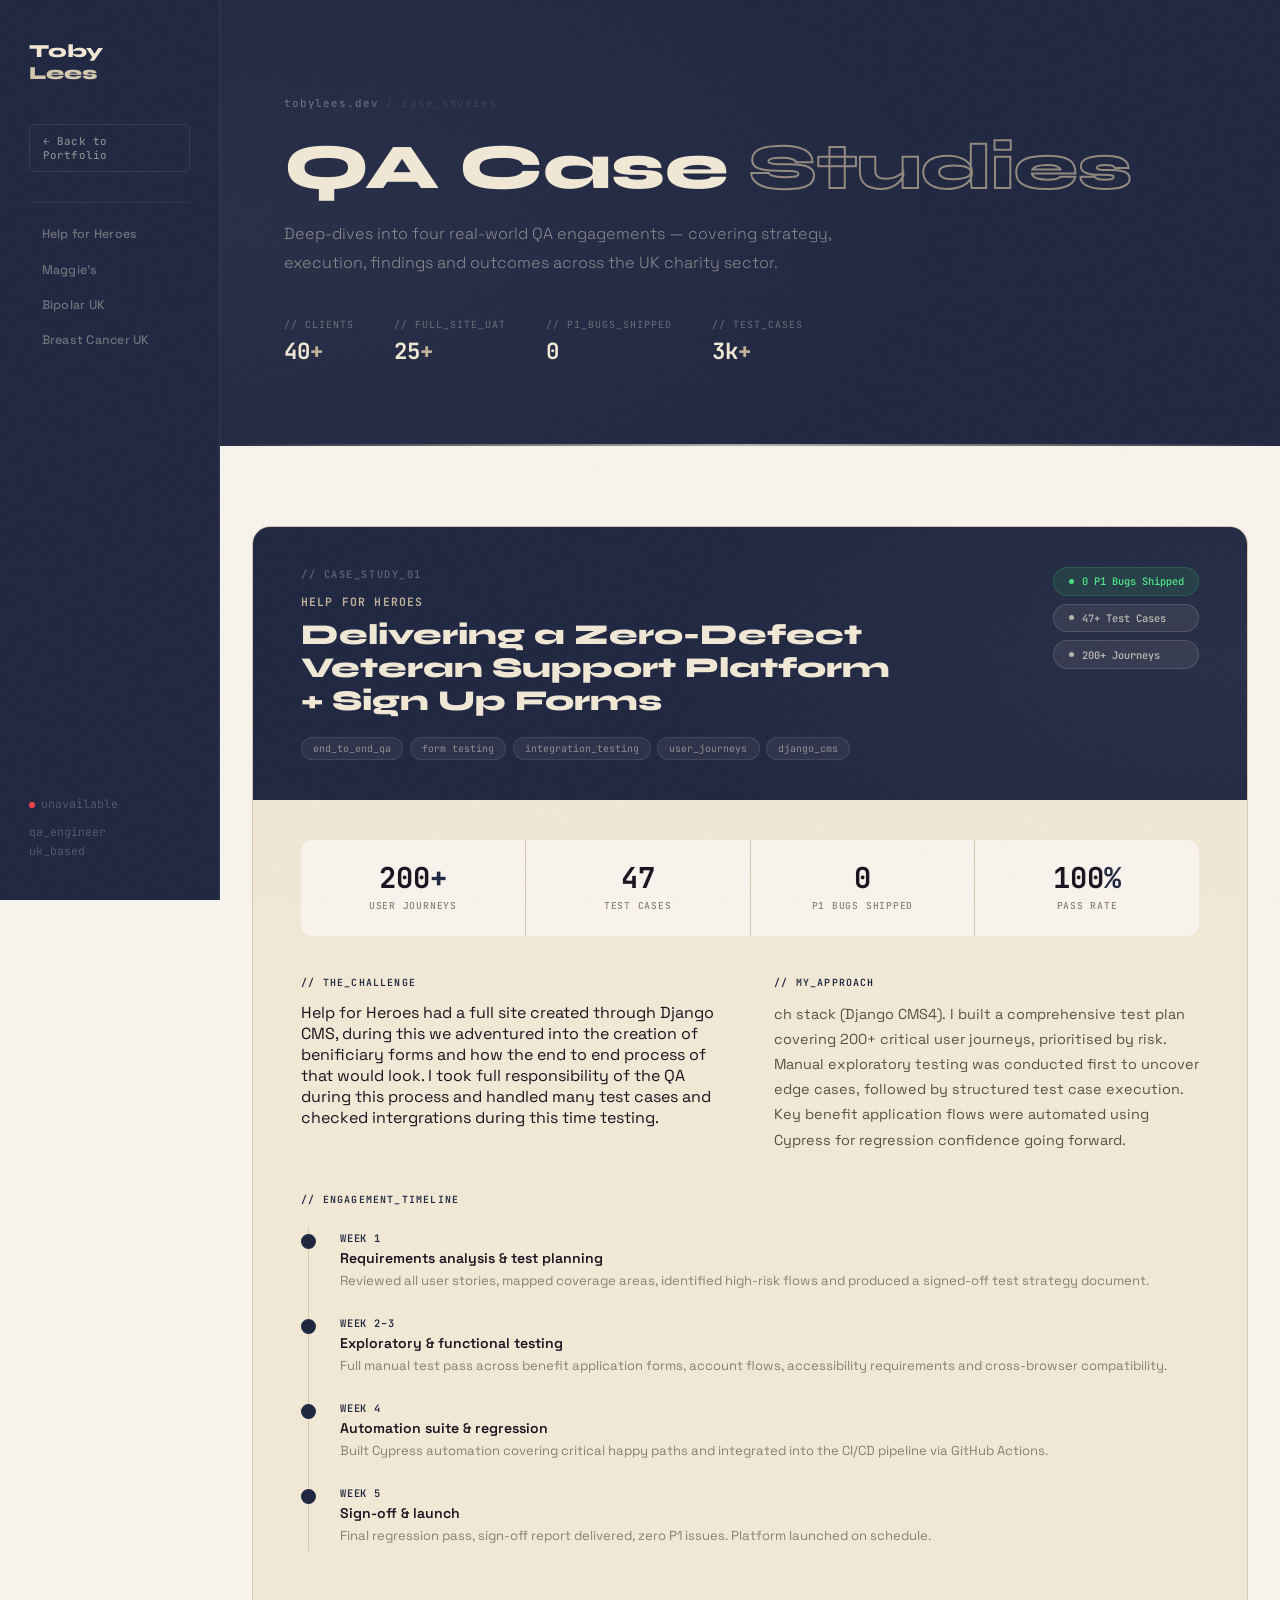
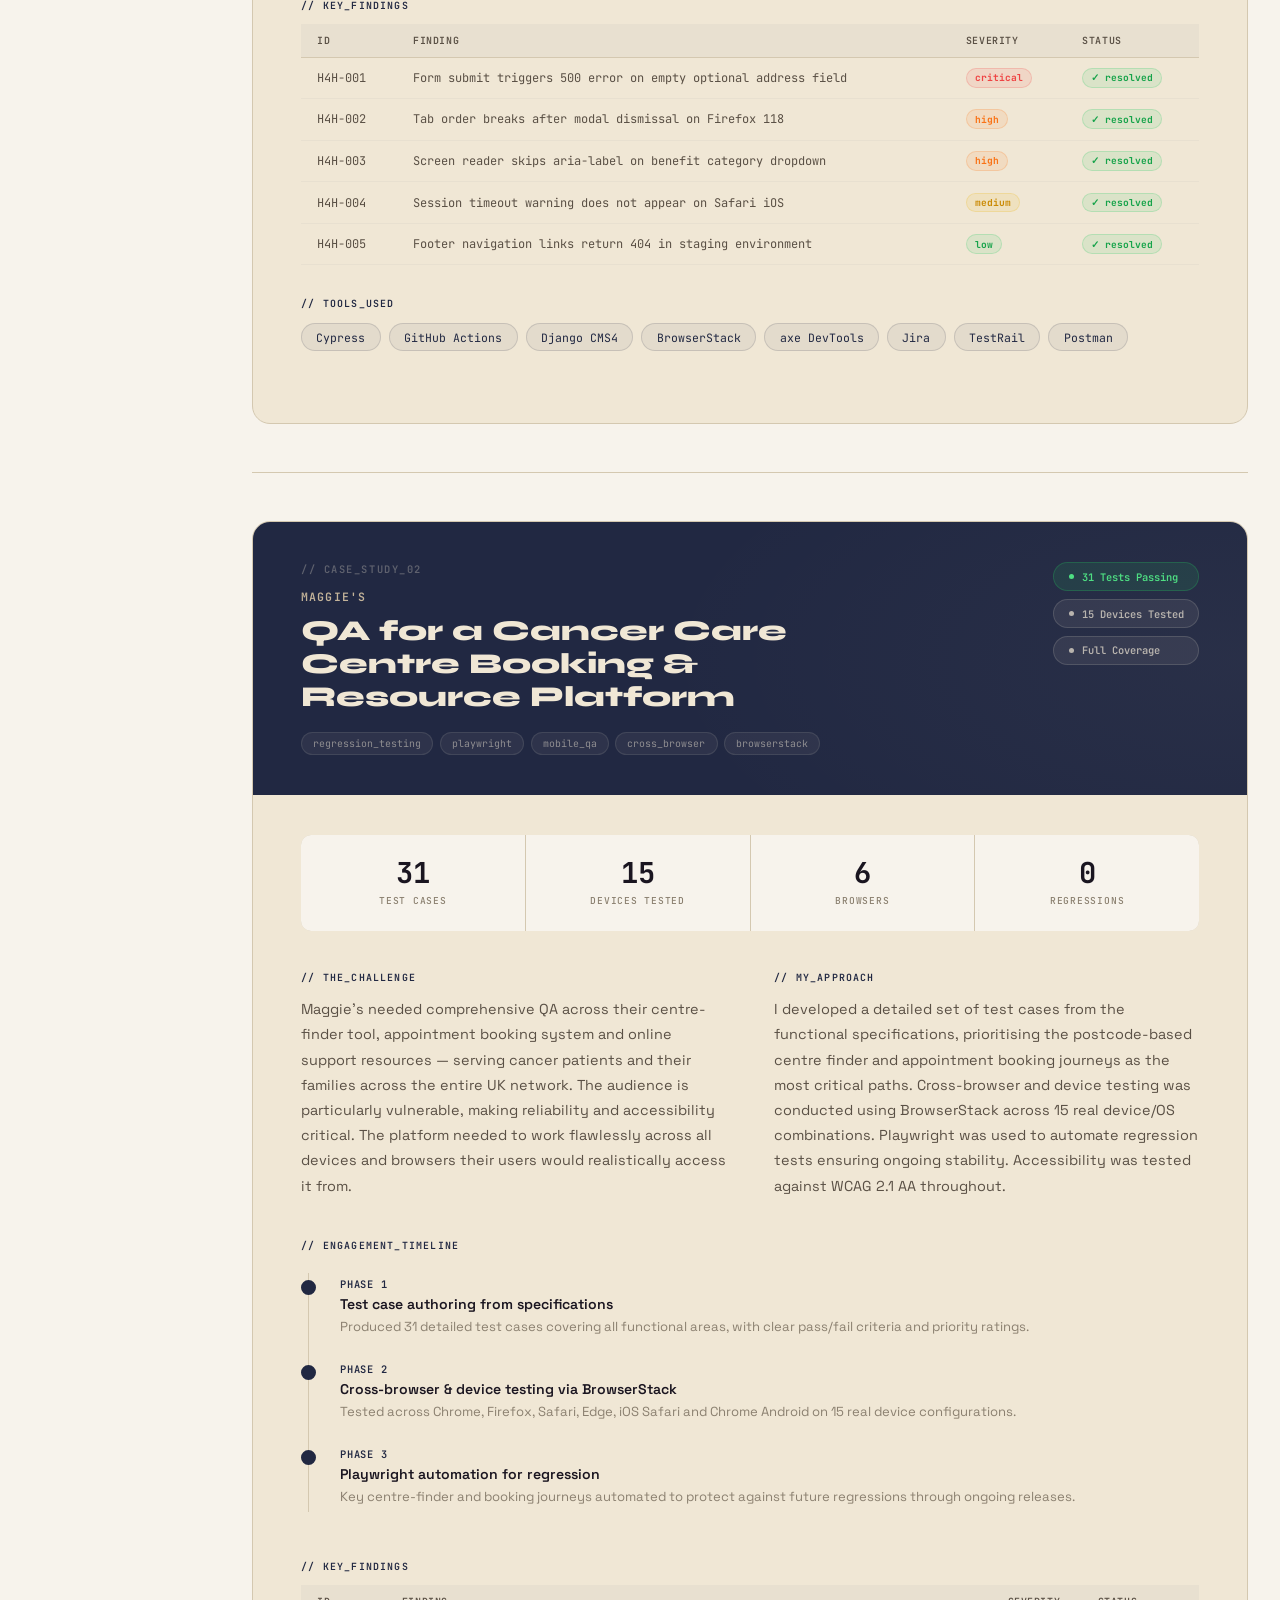
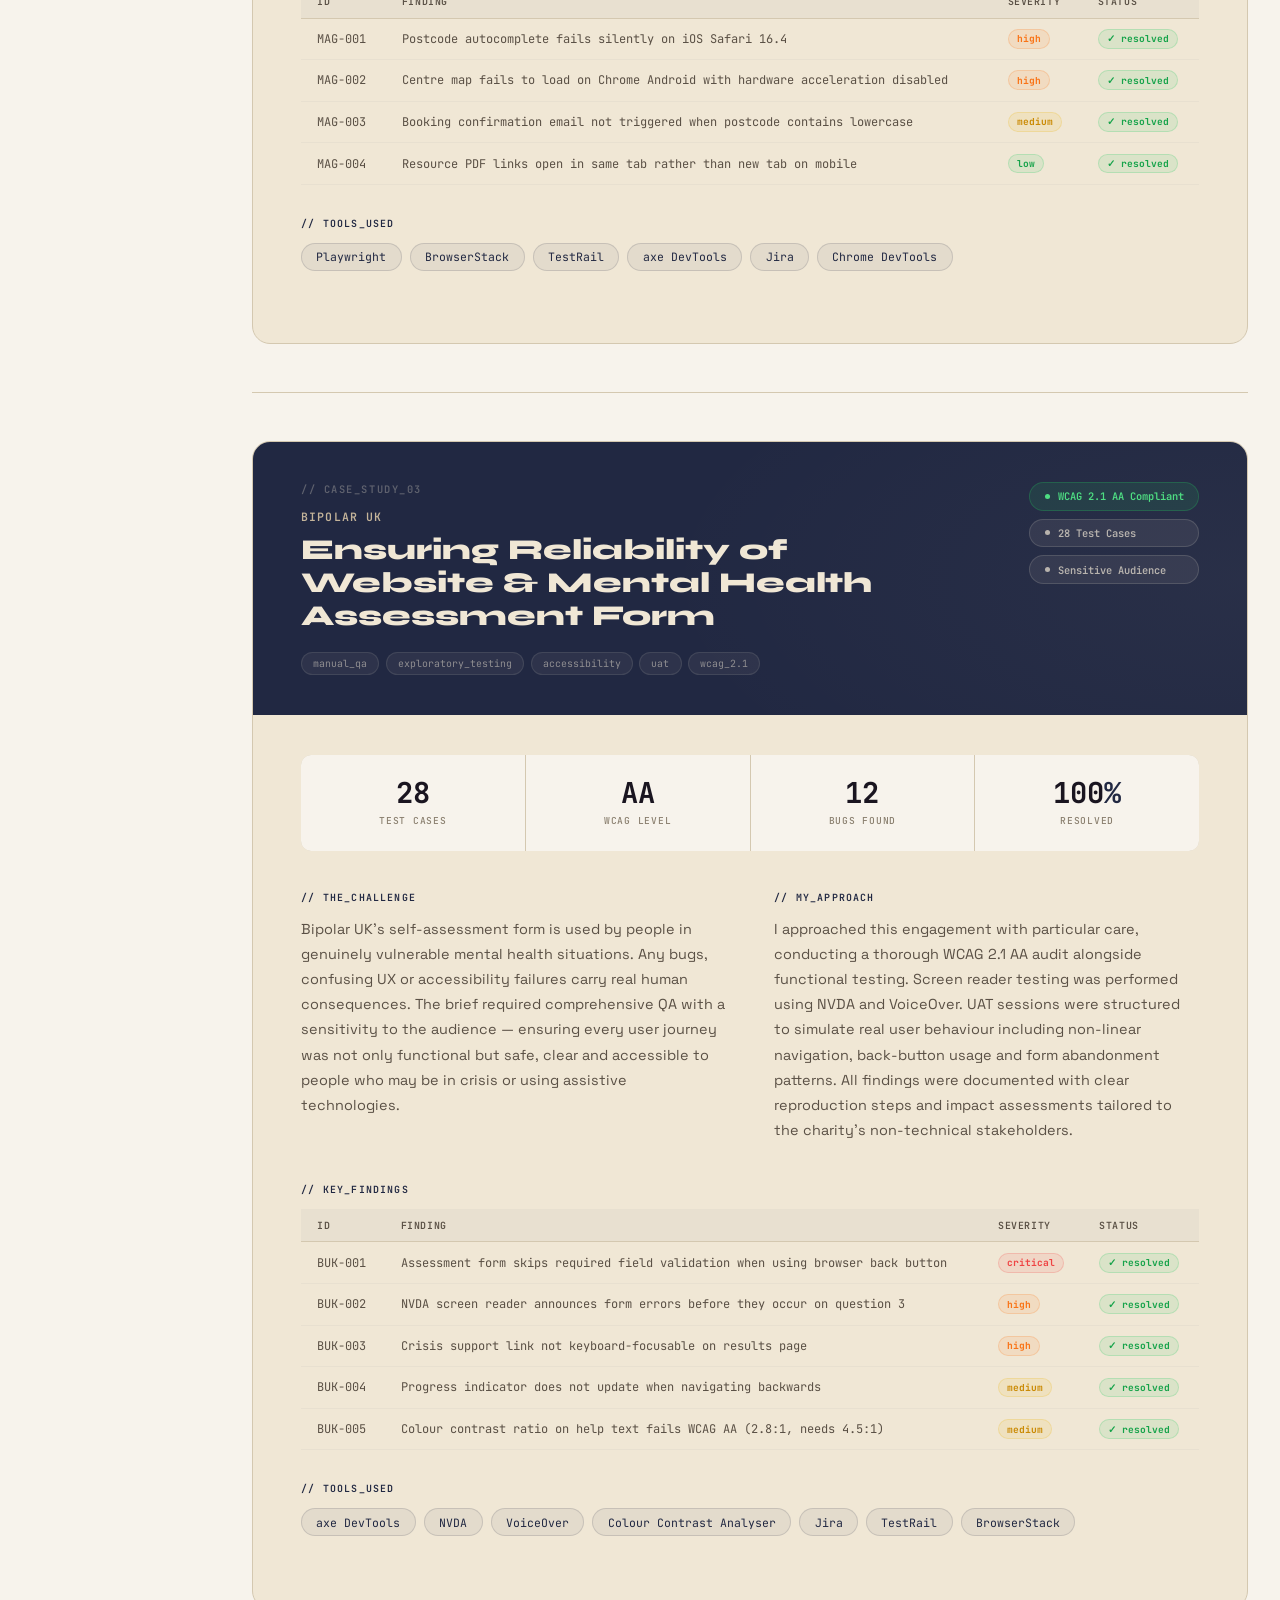
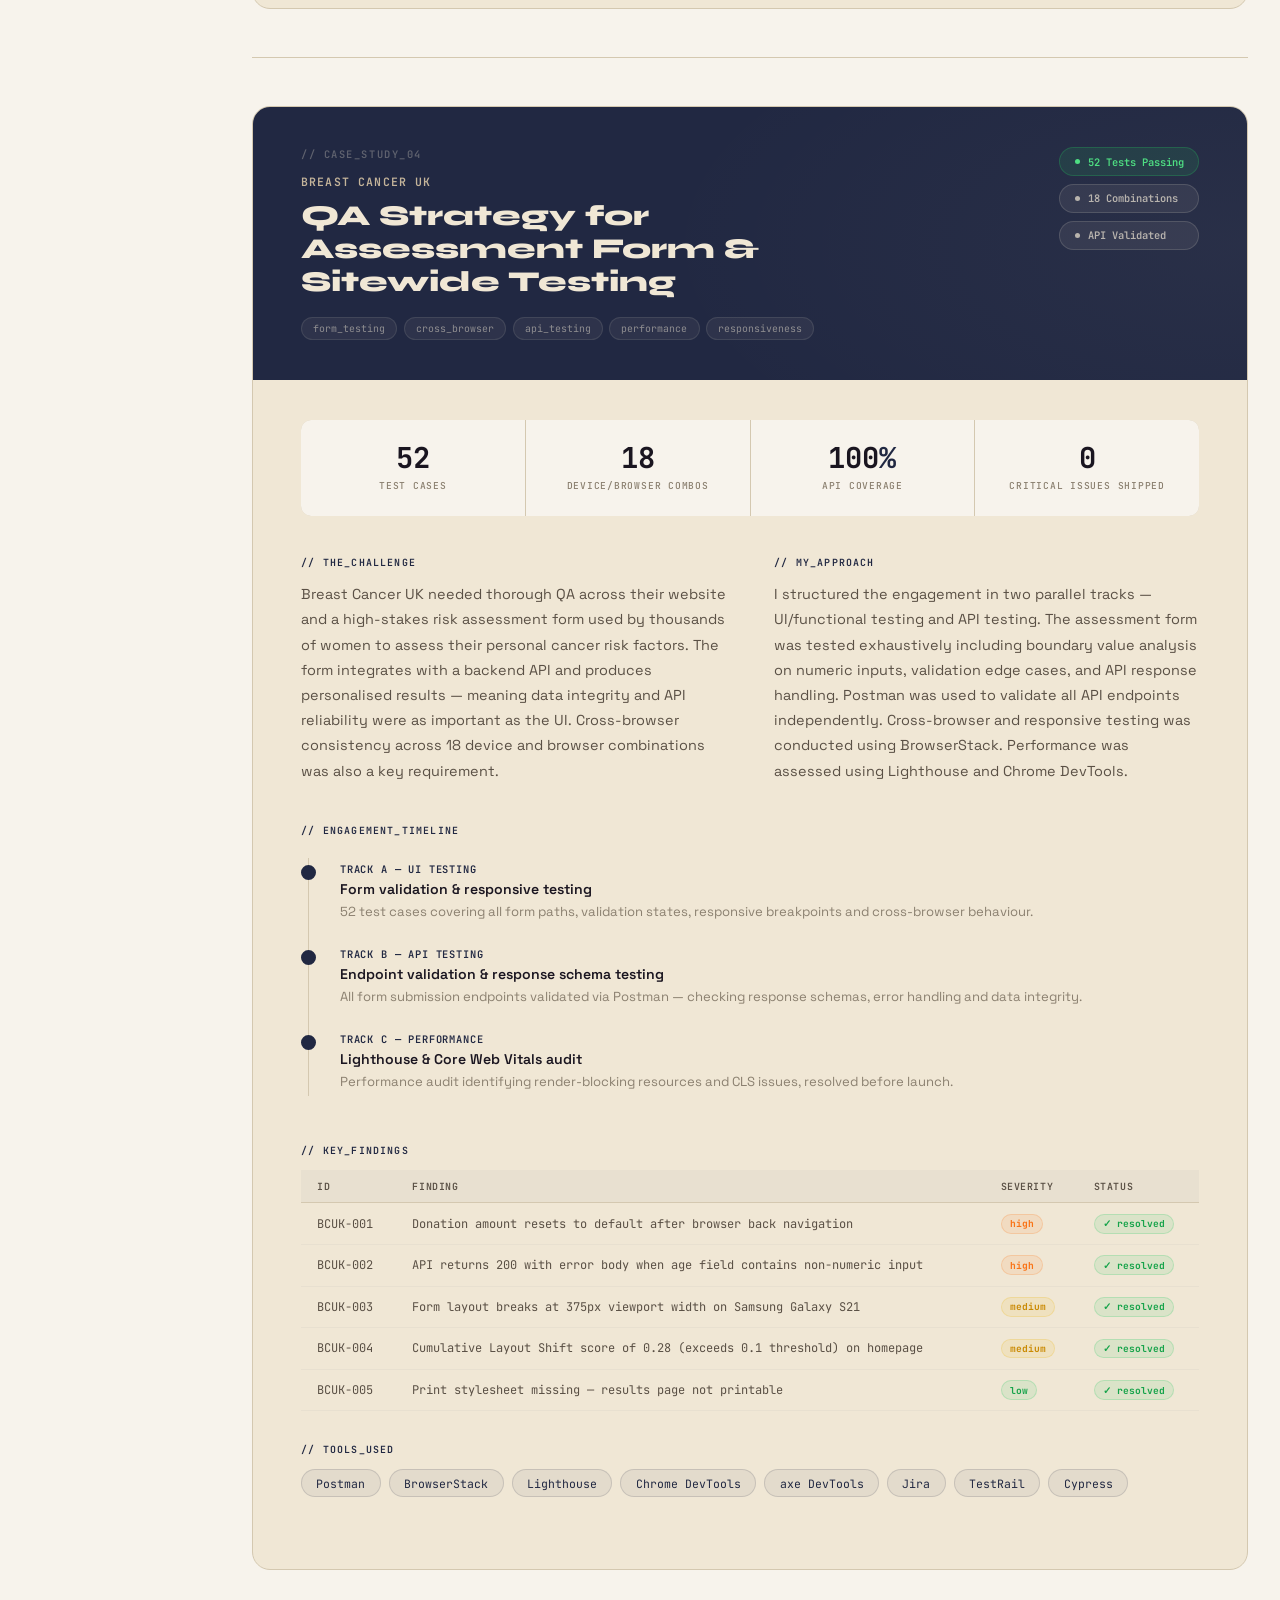
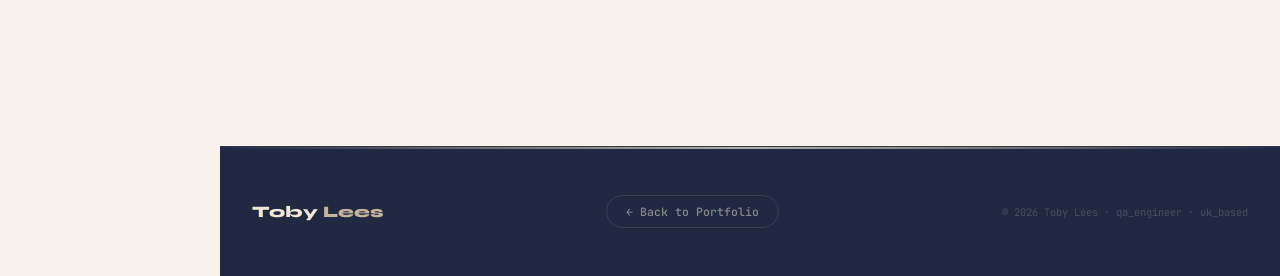
<file: case_studies.html>
<!DOCTYPE html>
<html lang="en">
<head>
  <meta charset="UTF-8" />
  <meta name="viewport" content="width=device-width, initial-scale=1.0" />
  <title>Case Studies — Toby Lees QA Engineer</title>
  <link rel="preconnect" href="https://fonts.googleapis.com" />
  <link rel="preconnect" href="https://fonts.gstatic.com" crossorigin />
  <link href="https://fonts.googleapis.com/css2?family=Space+Grotesk:wght@300;400;500;600;700&family=JetBrains+Mono:wght@300;400;500;700&family=Syne:wght@800&display=swap" rel="stylesheet" />
  <style>
    :root {
      --blue:        #212842;
      --blue-light:  #8b97b8;
      --blue-mid:    #2e3d5c;
      --blue-dark:   #151c30;
      --blue-glow:   rgba(33,40,66,0.55);
      --blue-subtle: rgba(240,231,213,0.12);
      --cyan:        #c4b49a;
      --cyan-light:  #d4c8b0;
      --white:       #F0E7D5;
      --off-white:   #f7f3ec;
      --cream:       #ede3d0;
      --gray-100:    #e8e0d0;
      --gray-200:    #d4c8b0;
      --gray-400:    #8b8070;
      --gray-600:    #5a5045;
      --gray-900:    #1a1520;
      --dark:        #212842;
      --dark-mid:    #2a3050;
      --dark-border: rgba(240,231,213,0.08);
      --font-display: 'Syne', sans-serif;
      --font-body:    'Space Grotesk', sans-serif;
      --font-mono:    'JetBrains Mono', monospace;
      --radius:    18px;
      --radius-sm: 10px;
      --radius-xs: 6px;
      --ease: cubic-bezier(0.4,0,0.2,1);
      --t:      0.3s;
      --t-slow: 0.7s;
    }

    *, *::before, *::after { margin:0; padding:0; box-sizing:border-box; }
    html { scroll-behavior: smooth; font-size: 16px; }
    body { font-family: var(--font-body); background: var(--off-white); color: var(--gray-900); overflow-x: hidden; cursor: none; }

    /* ── Cursor ── */
    .cursor { position: fixed; width: 10px; height: 10px; background: #212842; border-radius: 50%; pointer-events: none; z-index: 99999; transform: translate(-50%,-50%); transition: width .2s, height .2s; }
    .cursor-ring { position: fixed; width: 38px; height: 38px; border: 1.5px solid rgba(33,40,66,0.4); border-radius: 50%; pointer-events: none; z-index: 99998; transform: translate(-50%,-50%); transition: left .1s ease, top .1s ease; }

    /* ── Noise ── */
    body::before { content: ''; position: fixed; inset: 0; pointer-events: none; z-index: 99997; opacity: 0.02; background-image: url("data:image/svg+xml,%3Csvg viewBox='0 0 200 200' xmlns='http://www.w3.org/2000/svg'%3E%3Cfilter id='n'%3E%3CfeTurbulence type='fractalNoise' baseFrequency='0.85' numOctaves='4' stitchTiles='stitch'/%3E%3C/filter%3E%3Crect width='100%25' height='100%25' filter='url(%23n)'/%3E%3C/svg%3E"); }

    h1,h2,h3,h4,h5 { font-family: var(--font-display); line-height: 1.1; }
    p { line-height: 1.75; color: var(--gray-600); font-family: var(--font-body); }
    em { font-style: italic; color: var(--blue); }
    a { text-decoration: none; color: inherit; }

    .wrap { max-width: 1120px; margin: 0 auto; padding: 0 2rem; }

    [data-reveal] { opacity: 0; transform: translateY(24px); transition: opacity .7s var(--ease), transform .7s var(--ease); }
    [data-reveal].on { opacity: 1; transform: none; }

    /* ── SIDEBAR ── */
    .sidebar { position: fixed; top: 0; left: 0; bottom: 0; width: 220px; background: var(--dark); border-right: 1px solid var(--dark-border); z-index: 900; display: flex; flex-direction: column; padding: 2.5rem 1.8rem; }
    .sidebar-name { font-family: var(--font-display); font-size: 1.15rem; font-weight: 800; color: var(--white); line-height: 1.2; margin-bottom: 2.5rem; }
    .sidebar-name span { display: block; }
    .sidebar-name em { color: var(--cyan-light); font-style: normal; }
    .sidebar-nav { display: flex; flex-direction: column; gap: 0.1rem; }
    .sidebar-nav a { font-family: var(--font-body); font-size: 0.78rem; font-weight: 500; color: rgba(240,231,213,0.38); padding: 0.55rem 0.8rem; border-radius: var(--radius-xs); letter-spacing: 0.02em; transition: color var(--t), background var(--t); position: relative; }
    .sidebar-nav a::before { content: ''; position: absolute; left: 0; top: 50%; transform: translateY(-50%); width: 3px; height: 0; background: #F0E7D5; border-radius: 2px; transition: height 0.3s ease; }
    .sidebar-nav a:hover { color: rgba(240,231,213,0.7); background: rgba(240,231,213,0.05); }
    .sidebar-nav a.active { color: #F0E7D5; background: rgba(240,231,213,0.1); font-weight: 600; }
    .sidebar-nav a.active::before { height: 70%; }
    .sidebar-nav a.back-link { color: rgba(240,231,213,0.5); border: 1px solid rgba(240,231,213,0.1); border-radius: var(--radius-xs); margin-bottom: 1rem; font-family: var(--font-mono); font-size: 0.68rem; }
    .sidebar-nav a.back-link:hover { color: #F0E7D5; background: rgba(240,231,213,0.06); border-color: rgba(240,231,213,0.2); }
    .sidebar-divider { height: 1px; background: rgba(240,231,213,0.08); margin: 0.8rem 0; }
    .sidebar-bottom { margin-top: auto; font-size: 0.72rem; color: rgba(240,231,213,0.25); font-family: var(--font-mono); line-height: 1.6; }
    .sidebar-dot { display: inline-block; width: 6px; height: 6px; background: #ef4444; border-radius: 50%; margin-right: 6px; animation: blinkDot 2s ease-in-out infinite; vertical-align: middle; }
    @keyframes blinkDot { 0%,100%{opacity:1;} 50%{opacity:.4;} }

    /* ── Mobile nav ── */
    .mobile-nav { display: none; position: fixed; top: 0; left: 0; right: 0; height: 60px; background: var(--dark); border-bottom: 1px solid var(--dark-border); z-index: 900; align-items: center; padding: 0 1.5rem; justify-content: space-between; }
    .mobile-nav-name { font-family: var(--font-display); font-size: 1rem; font-weight: 800; color: var(--white); }
    .mobile-menu-btn { background: none; border: none; display: flex; flex-direction: column; gap: 5px; padding: 4px; cursor: none; }
    .mobile-menu-btn span { display: block; width: 22px; height: 2px; background: var(--white); border-radius: 2px; transition: var(--t); }
    .mobile-menu { position: fixed; top: 60px; left: 0; right: 0; bottom: 0; background: var(--dark); z-index: 899; padding: 2rem 1.5rem; display: none; flex-direction: column; gap: 0.5rem; }
    .mobile-menu.open { display: flex; }
    .mobile-menu a { font-family: var(--font-body); font-size: 1rem; font-weight: 600; color: rgba(240,231,213,0.7); padding: 0.8rem 0; border-bottom: 1px solid var(--dark-border); }

    .main { margin-left: 220px; }

    /* ── PAGE HERO ── */
    .page-hero {
      background: var(--dark);
      padding: 6rem 4rem 5rem;
      position: relative;
      overflow: hidden;
    }
    .page-hero::before {
      content: '';
      position: absolute; inset: 0;
      background: radial-gradient(ellipse 70% 80% at 0% 50%, rgba(240,231,213,0.04), transparent);
      pointer-events: none;
    }
    .page-hero::after {
      content: '';
      position: absolute; bottom: 0; left: 0; right: 0; height: 2px;
      background: linear-gradient(90deg, transparent, rgba(196,180,154,0.5), rgba(240,231,213,0.7), rgba(196,180,154,0.5), transparent);
    }
    .page-hero-inner { position: relative; z-index: 2; }
    .page-breadcrumb {
      font-family: var(--font-mono); font-size: 0.68rem; font-weight: 400;
      color: rgba(240,231,213,0.4); letter-spacing: 0.08em;
      margin-bottom: 1.5rem; display: flex; align-items: center; gap: 0.5rem;
    }
    .page-breadcrumb a { color: rgba(240,231,213,0.4); transition: color var(--t); }
    .page-breadcrumb a:hover { color: #F0E7D5; }
    .page-breadcrumb span { opacity: 0.3; }
    .page-hero h1 {
      font-family: var(--font-display);
      font-size: clamp(2.5rem, 5vw, 4rem);
      font-weight: 800; color: var(--white);
      line-height: 1.05; margin-bottom: 1.2rem;
    }
    .page-hero h1 em { color: transparent; -webkit-text-stroke: 2px rgba(196,180,154,0.7); font-style: normal; }
    .page-hero-sub {
      font-size: 1rem; font-weight: 300;
      color: rgba(240,231,213,0.5); line-height: 1.8;
      max-width: 560px; margin-bottom: 2.5rem;
    }
    .page-hero-stats {
      display: flex; gap: 2.5rem; flex-wrap: wrap;
    }
    .page-hero-stat .label {
      font-family: var(--font-mono); font-size: 0.62rem; font-weight: 500;
      color: rgba(240,231,213,0.3); letter-spacing: 0.1em; text-transform: uppercase;
      margin-bottom: 0.3rem;
    }
    .page-hero-stat .value {
      font-family: var(--font-mono); font-size: 1.4rem; font-weight: 700;
      color: var(--white);
    }
    .page-hero-stat .value span { color: var(--cyan); }

    /* ── CASE STUDY CARDS ── */
    .cases-section { padding: 5rem 0; }

    .case-card {
      background: var(--white);
      border: 1.5px solid var(--gray-200);
      border-radius: var(--radius);
      overflow: hidden;
      margin-bottom: 2rem;
      transition: border-color var(--t), box-shadow var(--t);
    }
    .case-card:hover {
      border-color: var(--blue);
      box-shadow: 0 8px 40px rgba(33,40,66,0.1);
    }

    /* Card header band */
    .case-header {
      background: var(--dark);
      padding: 2.5rem 3rem;
      display: grid;
      grid-template-columns: 1fr auto;
      align-items: start;
      gap: 2rem;
      position: relative;
      overflow: hidden;
    }
    .case-header::before {
      content: '';
      position: absolute; inset: 0;
      background: radial-gradient(ellipse 60% 100% at 100% 50%, rgba(240,231,213,0.04), transparent);
      pointer-events: none;
    }
    .case-number {
      font-family: var(--font-mono); font-size: 0.65rem; font-weight: 600;
      color: rgba(240,231,213,0.3); letter-spacing: 0.15em; text-transform: uppercase;
      margin-bottom: 0.8rem;
    }
    .case-client {
      font-family: var(--font-mono); font-size: 0.72rem; font-weight: 600;
      color: var(--cyan); letter-spacing: 0.1em; text-transform: uppercase;
      margin-bottom: 0.6rem;
    }
    .case-header h2 {
      font-family: var(--font-display);
      font-size: clamp(1.3rem, 2.5vw, 1.8rem);
      font-weight: 800; color: var(--white);
      line-height: 1.15; max-width: 600px;
    }
    .case-tags {
      display: flex; flex-wrap: wrap; gap: 0.4rem; margin-top: 1.2rem;
    }
    .case-tag {
      font-family: var(--font-mono); font-size: 0.62rem; font-weight: 400;
      color: rgba(240,231,213,0.5);
      background: rgba(240,231,213,0.06);
      border: 1px solid rgba(240,231,213,0.1);
      padding: 0.25rem 0.7rem; border-radius: 50px;
    }
    .case-outcome-badges {
      display: flex; flex-direction: column; gap: 0.5rem; flex-shrink: 0;
    }
    .outcome-badge {
      display: flex; align-items: center; gap: 0.5rem;
      font-family: var(--font-mono); font-size: 0.65rem; font-weight: 600;
      padding: 0.4rem 0.9rem; border-radius: 50px; white-space: nowrap;
    }
    .outcome-badge.green { background: rgba(34,197,94,0.12); border: 1px solid rgba(34,197,94,0.25); color: #4ade80; }
    .outcome-badge.cream { background: rgba(240,231,213,0.08); border: 1px solid rgba(240,231,213,0.15); color: rgba(240,231,213,0.7); }
    .outcome-badge .dot { width: 5px; height: 5px; border-radius: 50%; background: currentColor; }

    /* Card body */
    .case-body { padding: 2.5rem 3rem; }

    .case-grid {
      display: grid;
      grid-template-columns: 1fr 1fr;
      gap: 3rem;
      margin-bottom: 2.5rem;
    }

    .case-section-label {
      font-family: var(--font-mono); font-size: 0.62rem; font-weight: 600;
      color: var(--blue); letter-spacing: 0.12em; text-transform: uppercase;
      margin-bottom: 0.8rem; display: block;
    }

    .case-body h3 {
      font-family: var(--font-body); font-size: 0.95rem; font-weight: 600;
      color: var(--gray-900); margin-bottom: 0.5rem;
    }
    .case-body p {
      font-size: 0.9rem; color: var(--gray-600); line-height: 1.75; font-weight: 400;
    }

    /* Stats row */
    .case-stats {
      display: grid;
      grid-template-columns: repeat(4, 1fr);
      gap: 1px;
      background: var(--gray-200);
      border-radius: var(--radius-sm);
      overflow: hidden;
      margin-bottom: 2.5rem;
    }
    .case-stat {
      background: var(--off-white);
      padding: 1.5rem;
      text-align: center;
      transition: background var(--t);
    }
    .case-stat:hover { background: var(--cream); }
    .case-stat .cs-num {
      font-family: var(--font-mono); font-size: 1.8rem; font-weight: 700;
      color: var(--gray-900); line-height: 1; margin-bottom: 0.4rem;
    }
    .case-stat .cs-num span { color: var(--blue); }
    .case-stat .cs-label {
      font-family: var(--font-mono); font-size: 0.6rem; font-weight: 500;
      color: var(--gray-400); letter-spacing: 0.08em; text-transform: uppercase;
    }

    /* Timeline */
    .case-timeline { margin-bottom: 2.5rem; }
    .timeline-list { display: flex; flex-direction: column; gap: 0; position: relative; }
    .timeline-list::before {
      content: '';
      position: absolute; left: 7px; top: 8px; bottom: 8px; width: 1px;
      background: var(--gray-200);
    }
    .timeline-item {
      display: flex; gap: 1.5rem; padding: 0.8rem 0; position: relative;
    }
    .tl-dot {
      width: 15px; height: 15px; border-radius: 50%;
      background: var(--white); border: 2px solid var(--blue);
      flex-shrink: 0; margin-top: 3px; position: relative; z-index: 1;
    }
    .tl-dot.done { background: var(--blue); }
    .tl-content {}
    .tl-phase {
      font-family: var(--font-mono); font-size: 0.65rem; font-weight: 600;
      color: var(--blue); letter-spacing: 0.08em; text-transform: uppercase;
      margin-bottom: 0.2rem;
    }
    .tl-title {
      font-family: var(--font-body); font-size: 0.88rem; font-weight: 600;
      color: var(--gray-900); margin-bottom: 0.2rem;
    }
    .tl-desc {
      font-size: 0.82rem; color: var(--gray-400); line-height: 1.6;
    }

    /* Tools used */
    .case-tools { margin-bottom: 2rem; }
    .tools-grid {
      display: flex; flex-wrap: wrap; gap: 0.5rem; margin-top: 0.75rem;
    }
    .tool-pill {
      font-family: var(--font-mono); font-size: 0.72rem; font-weight: 400;
      color: var(--blue); background: rgba(33,40,66,0.06);
      border: 1px solid rgba(33,40,66,0.15);
      padding: 0.35rem 0.9rem; border-radius: 50px;
      transition: background var(--t), color var(--t);
    }
    .tool-pill:hover { background: var(--blue); color: #F0E7D5; }

    /* Bug findings table */
    .case-findings { margin-bottom: 2rem; }
    .findings-table {
      width: 100%; border-collapse: collapse;
      font-family: var(--font-mono); font-size: 0.75rem;
      margin-top: 0.75rem;
    }
    .findings-table th {
      background: var(--gray-100); color: var(--gray-600);
      font-weight: 600; letter-spacing: 0.06em; text-transform: uppercase;
      padding: 0.6rem 1rem; text-align: left; font-size: 0.62rem;
      border-bottom: 1px solid var(--gray-200);
    }
    .findings-table td {
      padding: 0.65rem 1rem; border-bottom: 1px solid var(--gray-100);
      color: var(--gray-600); vertical-align: middle;
    }
    .findings-table tr:hover td { background: var(--cream); }
    .sev-badge {
      display: inline-flex; align-items: center; gap: 0.3rem;
      font-size: 0.6rem; font-weight: 700; padding: 0.15rem 0.5rem; border-radius: 50px;
    }
    .sev-critical { background: rgba(239,68,68,0.1); color: #ef4444; border: 1px solid rgba(239,68,68,0.2); }
    .sev-high     { background: rgba(249,115,22,0.1); color: #f97316; border: 1px solid rgba(249,115,22,0.2); }
    .sev-medium   { background: rgba(234,179,8,0.1);  color: #ca8a04; border: 1px solid rgba(234,179,8,0.2); }
    .sev-low      { background: rgba(34,197,94,0.1);  color: #16a34a; border: 1px solid rgba(34,197,94,0.2); }
    .res-badge {
      display: inline-flex; align-items: center;
      font-size: 0.6rem; font-weight: 700; padding: 0.15rem 0.5rem; border-radius: 50px;
      background: rgba(34,197,94,0.1); color: #16a34a; border: 1px solid rgba(34,197,94,0.2);
    }

    /* Quote/testimonial pull */
    .case-quote {
      background: var(--dark);
      border-radius: var(--radius-sm);
      padding: 1.8rem 2rem;
      position: relative;
      overflow: hidden;
    }
    .case-quote::before {
      content: '"';
      position: absolute; top: -0.5rem; left: 1.2rem;
      font-size: 5rem; font-family: var(--font-display);
      color: rgba(240,231,213,0.06); line-height: 1;
      pointer-events: none;
    }
    .case-quote p {
      font-size: 0.95rem; font-style: italic; font-weight: 300;
      color: rgba(240,231,213,0.7); line-height: 1.8;
      position: relative; z-index: 1;
    }
    .case-quote-attr {
      margin-top: 1rem;
      font-family: var(--font-mono); font-size: 0.65rem;
      color: rgba(240,231,213,0.35);
      position: relative; z-index: 1;
    }

    /* Divider between cards */
    .case-divider {
      height: 1px; background: var(--gray-200);
      margin: 3rem 0;
    }

    /* ── FOOTER ── */
    .page-footer {
      background: var(--dark);
      padding: 3rem 0;
      margin-top: 4rem;
      border-top: 1px solid var(--dark-border);
      position: relative;
    }
    .page-footer::before {
      content: '';
      position: absolute; top: 0; left: 0; right: 0; height: 2px;
      background: linear-gradient(90deg, transparent, rgba(196,180,154,0.5), rgba(240,231,213,0.7), rgba(196,180,154,0.5), transparent);
    }
    .page-footer-inner {
      display: flex; align-items: center; justify-content: space-between; flex-wrap: wrap; gap: 1rem;
    }
    .footer-name {
      font-family: var(--font-display); font-size: 1rem; font-weight: 800;
      color: var(--white);
    }
    .footer-name em { color: var(--cyan); font-style: normal; }
    .footer-back {
      display: inline-flex; align-items: center; gap: 0.5rem;
      font-family: var(--font-mono); font-size: 0.72rem; font-weight: 500;
      color: rgba(240,231,213,0.5);
      border: 1px solid rgba(240,231,213,0.12);
      padding: 0.5rem 1.2rem; border-radius: 50px;
      transition: color var(--t), border-color var(--t);
    }
    .footer-back:hover { color: #F0E7D5; border-color: rgba(240,231,213,0.3); }
    .footer-copy {
      font-family: var(--font-mono); font-size: 0.65rem;
      color: rgba(240,231,213,0.2);
    }

    /* ── RESPONSIVE ── */
    @media (max-width: 1024px) {
      .sidebar { display: none; } .main { margin-left: 0; } .mobile-nav { display: flex; }
      .page-hero { padding-top: 80px; }
      .case-grid { grid-template-columns: 1fr; gap: 2rem; }
      .case-header { grid-template-columns: 1fr; }
      .case-outcome-badges { flex-direction: row; flex-wrap: wrap; }
      .case-stats { grid-template-columns: repeat(2,1fr); }
    }
    @media (max-width: 768px) {
      .page-hero { padding: 80px 1.5rem 3rem; }
      .case-body { padding: 1.8rem 1.5rem; }
      .case-header { padding: 1.8rem 1.5rem; }
      .wrap { padding: 0 1.5rem; }
      .case-stats { grid-template-columns: 1fr 1fr; }
      .page-footer-inner { flex-direction: column; text-align: center; }
      .page-hero-stats { gap: 1.5rem; }
      .findings-table { font-size: 0.65rem; }
      .findings-table th, .findings-table td { padding: 0.5rem 0.6rem; }
    }
  </style>
</head>
<body>

  <div class="cursor" id="cursor"></div>
  <div class="cursor-ring" id="cursorRing"></div>

  <!-- SIDEBAR -->
  <aside class="sidebar">
    <div class="sidebar-name"><span>Toby</span><span><em>Lees</em></span></div>
    <nav class="sidebar-nav">
      <a href="index.html" class="back-link">← Back to Portfolio</a>
      <div class="sidebar-divider"></div>
      <a href="#h4h" class="active">Help for Heroes</a>
      <a href="#maggies">Maggie's</a>
      <a href="#bipolar">Bipolar UK</a>
      <a href="#bcuk">Breast Cancer UK</a>
    </nav>
    <div class="sidebar-bottom">
      <div style="margin-bottom:.6rem"><span class="sidebar-dot"></span>unavailable</div>
      qa_engineer<br/>uk_based
    </div>
  </aside>

  <!-- MOBILE NAV -->
  <nav class="mobile-nav">
    <div class="mobile-nav-name">Case Studies</div>
    <button class="mobile-menu-btn" id="mobileMenuBtn" aria-label="Menu"><span></span><span></span><span></span></button>
  </nav>
  <div class="mobile-menu" id="mobileMenu">
    <a href="index.html" onclick="closeMobileMenu()">← Portfolio</a>
    <a href="#h4h" onclick="closeMobileMenu()">Help for Heroes</a>
    <a href="#maggies" onclick="closeMobileMenu()">Maggie's</a>
    <a href="#bipolar" onclick="closeMobileMenu()">Bipolar UK</a>
    <a href="#bcuk" onclick="closeMobileMenu()">Breast Cancer UK</a>
  </div>

  <div class="main">

    <!-- PAGE HERO -->
    <div class="page-hero">
      <div class="page-hero-inner">
        <div class="page-breadcrumb" data-reveal>
          <a href="index.html">tobylees.dev</a>
          <span>/</span>
          <span>case_studies</span>
        </div>
        <h1 data-reveal>QA Case <em>Studies</em></h1>
        <p class="page-hero-sub" data-reveal>
          Deep-dives into four real-world QA engagements — covering strategy, execution, findings and outcomes across the UK charity sector.
        </p>
        <div class="page-hero-stats" data-reveal>
          <div class="page-hero-stat">
            <div class="label">// clients </div>
            <div class="value">40<span>+</span></div>
          </div>
          <div class="page-hero-stat">
            <div class="label">// full_site_uat</div>
            <div class="value">25<span>+</span></div>
          </div>
          <div class="page-hero-stat">
            <div class="label">// p1_bugs_shipped</div>
            <div class="value">0<span></span></div>
          </div>
          <div class="page-hero-stat">
            <div class="label">// test_cases</div>
            <div class="value">3k<span>+</span></div>
          </div>
        </div>
      </div>
    </div>

    <!-- CASE STUDIES -->
    <section class="cases-section" id="cases">
      <div class="wrap">

        <!-- ═══ CASE 1: Help for Heroes ═══ -->
        <div class="case-card" id="h4h" data-reveal>
          <div class="case-header">
            <div>
              <div class="case-number">// case_study_01</div>
              <div class="case-client">Help for Heroes</div>
              <h2>Delivering a Zero-Defect Veteran Support Platform + Sign Up Forms</h2>
              <div class="case-tags">
                <span class="case-tag">end_to_end_qa</span>
                <span class="case-tag">form testing</span>
                <span class="case-tag">integration_testing</span>
                <span class="case-tag">user_journeys</span>
                <span class="case-tag">django_cms</span>
              </div>
            </div>
            <div class="case-outcome-badges">
              <div class="outcome-badge green"><div class="dot"></div>0 P1 Bugs Shipped</div>
              <div class="outcome-badge cream"><div class="dot"></div>47+ Test Cases</div>
              <div class="outcome-badge cream"><div class="dot"></div>200+ Journeys</div>
            </div>
          </div>

          <div class="case-body">

            <div class="case-stats">
              <div class="case-stat"><div class="cs-num">200<span>+</span></div><div class="cs-label">User Journeys</div></div>
              <div class="case-stat"><div class="cs-num">47</div><div class="cs-label">Test Cases</div></div>
              <div class="case-stat"><div class="cs-num">0</div><div class="cs-label">P1 Bugs Shipped</div></div>
              <div class="case-stat"><div class="cs-num">100<span>%</span></div><div class="cs-label">Pass Rate</div></div>
            </div>

            <div class="case-grid">
              <div>
                <span class="case-section-label">// the_challenge</span>Help for Heroes had a full site created through Django CMS, during this we adventured into the creation of benificiary forms and how the end to end process of that would look. I took full responsibility of the QA during this process and handled many test cases and checked intergrations during this time testing.</p>
              </div>
              <div>
                <span class="case-section-label">// my_approach</span>
                <p>ch stack (Django CMS4). I built a comprehensive test plan covering 200+ critical user journeys, prioritised by risk. Manual exploratory testing was conducted first to uncover edge cases, followed by structured test case execution. Key benefit application flows were automated using Cypress for regression confidence going forward.</p>
              </div>
            </div>

            <div class="case-timeline">
              <span class="case-section-label">// engagement_timeline</span>
              <div class="timeline-list">
                <div class="timeline-item">
                  <div class="tl-dot done"></div>
                  <div class="tl-content">
                    <div class="tl-phase">Week 1</div>
                    <div class="tl-title">Requirements analysis & test planning</div>
                    <div class="tl-desc">Reviewed all user stories, mapped coverage areas, identified high-risk flows and produced a signed-off test strategy document.</div>
                  </div>
                </div>
                <div class="timeline-item">
                  <div class="tl-dot done"></div>
                  <div class="tl-content">
                    <div class="tl-phase">Week 2–3</div>
                    <div class="tl-title">Exploratory & functional testing</div>
                    <div class="tl-desc">Full manual test pass across benefit application forms, account flows, accessibility requirements and cross-browser compatibility.</div>
                  </div>
                </div>
                <div class="timeline-item">
                  <div class="tl-dot done"></div>
                  <div class="tl-content">
                    <div class="tl-phase">Week 4</div>
                    <div class="tl-title">Automation suite & regression</div>
                    <div class="tl-desc">Built Cypress automation covering critical happy paths and integrated into the CI/CD pipeline via GitHub Actions.</div>
                  </div>
                </div>
                <div class="timeline-item">
                  <div class="tl-dot done"></div>
                  <div class="tl-content">
                    <div class="tl-phase">Week 5</div>
                    <div class="tl-title">Sign-off & launch</div>
                    <div class="tl-desc">Final regression pass, sign-off report delivered, zero P1 issues. Platform launched on schedule.</div>
                  </div>
                </div>
              </div>
            </div>

            <div class="case-findings">
              <span class="case-section-label">// key_findings</span>
              <table class="findings-table">
                <thead>
                  <tr>
                    <th>ID</th>
                    <th>Finding</th>
                    <th>Severity</th>
                    <th>Status</th>
                  </tr>
                </thead>
                <tbody>
                  <tr><td>H4H-001</td><td>Form submit triggers 500 error on empty optional address field</td><td><span class="sev-badge sev-critical">critical</span></td><td><span class="res-badge">✓ resolved</span></td></tr>
                  <tr><td>H4H-002</td><td>Tab order breaks after modal dismissal on Firefox 118</td><td><span class="sev-badge sev-high">high</span></td><td><span class="res-badge">✓ resolved</span></td></tr>
                  <tr><td>H4H-003</td><td>Screen reader skips aria-label on benefit category dropdown</td><td><span class="sev-badge sev-high">high</span></td><td><span class="res-badge">✓ resolved</span></td></tr>
                  <tr><td>H4H-004</td><td>Session timeout warning does not appear on Safari iOS</td><td><span class="sev-badge sev-medium">medium</span></td><td><span class="res-badge">✓ resolved</span></td></tr>
                  <tr><td>H4H-005</td><td>Footer navigation links return 404 in staging environment</td><td><span class="sev-badge sev-low">low</span></td><td><span class="res-badge">✓ resolved</span></td></tr>
                </tbody>
              </table>
            </div>

            <div class="case-tools">
              <span class="case-section-label">// tools_used</span>
              <div class="tools-grid">
                <span class="tool-pill">Cypress</span>
                <span class="tool-pill">GitHub Actions</span>
                <span class="tool-pill">Django CMS4</span>
                <span class="tool-pill">BrowserStack</span>
                <span class="tool-pill">axe DevTools</span>
                <span class="tool-pill">Jira</span>
                <span class="tool-pill">TestRail</span>
                <span class="tool-pill">Postman</span>
              </div>
            </div>

          </div>
        </div>

        <div class="case-divider"></div>

        <!-- ═══ CASE 2: Maggie's ═══ -->
        <div class="case-card" id="maggies" data-reveal>
          <div class="case-header">
            <div>
              <div class="case-number">// case_study_02</div>
              <div class="case-client">Maggie's</div>
              <h2>QA for a Cancer Care Centre Booking & Resource Platform</h2>
              <div class="case-tags">
                <span class="case-tag">regression_testing</span>
                <span class="case-tag">playwright</span>
                <span class="case-tag">mobile_qa</span>
                <span class="case-tag">cross_browser</span>
                <span class="case-tag">browserstack</span>
              </div>
            </div>
            <div class="case-outcome-badges">
              <div class="outcome-badge green"><div class="dot"></div>31 Tests Passing</div>
              <div class="outcome-badge cream"><div class="dot"></div>15 Devices Tested</div>
              <div class="outcome-badge cream"><div class="dot"></div>Full Coverage</div>
            </div>
          </div>

          <div class="case-body">

            <div class="case-stats">
              <div class="case-stat"><div class="cs-num">31</div><div class="cs-label">Test Cases</div></div>
              <div class="case-stat"><div class="cs-num">15</div><div class="cs-label">Devices Tested</div></div>
              <div class="case-stat"><div class="cs-num">6</div><div class="cs-label">Browsers</div></div>
              <div class="case-stat"><div class="cs-num">0</div><div class="cs-label">Regressions</div></div>
            </div>

            <div class="case-grid">
              <div>
                <span class="case-section-label">// the_challenge</span>
                <p>Maggie's needed comprehensive QA across their centre-finder tool, appointment booking system and online support resources — serving cancer patients and their families across the entire UK network. The audience is particularly vulnerable, making reliability and accessibility critical. The platform needed to work flawlessly across all devices and browsers their users would realistically access it from.</p>
              </div>
              <div>
                <span class="case-section-label">// my_approach</span>
                <p>I developed a detailed set of test cases from the functional specifications, prioritising the postcode-based centre finder and appointment booking journeys as the most critical paths. Cross-browser and device testing was conducted using BrowserStack across 15 real device/OS combinations. Playwright was used to automate regression tests ensuring ongoing stability. Accessibility was tested against WCAG 2.1 AA throughout.</p>
              </div>
            </div>

            <div class="case-timeline">
              <span class="case-section-label">// engagement_timeline</span>
              <div class="timeline-list">
                <div class="timeline-item">
                  <div class="tl-dot done"></div>
                  <div class="tl-content">
                    <div class="tl-phase">Phase 1</div>
                    <div class="tl-title">Test case authoring from specifications</div>
                    <div class="tl-desc">Produced 31 detailed test cases covering all functional areas, with clear pass/fail criteria and priority ratings.</div>
                  </div>
                </div>
                <div class="timeline-item">
                  <div class="tl-dot done"></div>
                  <div class="tl-content">
                    <div class="tl-phase">Phase 2</div>
                    <div class="tl-title">Cross-browser & device testing via BrowserStack</div>
                    <div class="tl-desc">Tested across Chrome, Firefox, Safari, Edge, iOS Safari and Chrome Android on 15 real device configurations.</div>
                  </div>
                </div>
                <div class="timeline-item">
                  <div class="tl-dot done"></div>
                  <div class="tl-content">
                    <div class="tl-phase">Phase 3</div>
                    <div class="tl-title">Playwright automation for regression</div>
                    <div class="tl-desc">Key centre-finder and booking journeys automated to protect against future regressions through ongoing releases.</div>
                  </div>
                </div>
              </div>
            </div>

            <div class="case-findings">
              <span class="case-section-label">// key_findings</span>
              <table class="findings-table">
                <thead>
                  <tr><th>ID</th><th>Finding</th><th>Severity</th><th>Status</th></tr>
                </thead>
                <tbody>
                  <tr><td>MAG-001</td><td>Postcode autocomplete fails silently on iOS Safari 16.4</td><td><span class="sev-badge sev-high">high</span></td><td><span class="res-badge">✓ resolved</span></td></tr>
                  <tr><td>MAG-002</td><td>Centre map fails to load on Chrome Android with hardware acceleration disabled</td><td><span class="sev-badge sev-high">high</span></td><td><span class="res-badge">✓ resolved</span></td></tr>
                  <tr><td>MAG-003</td><td>Booking confirmation email not triggered when postcode contains lowercase</td><td><span class="sev-badge sev-medium">medium</span></td><td><span class="res-badge">✓ resolved</span></td></tr>
                  <tr><td>MAG-004</td><td>Resource PDF links open in same tab rather than new tab on mobile</td><td><span class="sev-badge sev-low">low</span></td><td><span class="res-badge">✓ resolved</span></td></tr>
                </tbody>
              </table>
            </div>

            <div class="case-tools">
              <span class="case-section-label">// tools_used</span>
              <div class="tools-grid">
                <span class="tool-pill">Playwright</span>
                <span class="tool-pill">BrowserStack</span>
                <span class="tool-pill">TestRail</span>
                <span class="tool-pill">axe DevTools</span>
                <span class="tool-pill">Jira</span>
                <span class="tool-pill">Chrome DevTools</span>
              </div>
            </div>

          </div>
        </div>

        <div class="case-divider"></div>

        <!-- ═══ CASE 3: Bipolar UK ═══ -->
        <div class="case-card" id="bipolar" data-reveal>
          <div class="case-header">
            <div>
              <div class="case-number">// case_study_03</div>
              <div class="case-client">Bipolar UK</div>
              <h2>Ensuring Reliability of Website & Mental Health Assessment Form</h2>
              <div class="case-tags">
                <span class="case-tag">manual_qa</span>
                <span class="case-tag">exploratory_testing</span>
                <span class="case-tag">accessibility</span>
                <span class="case-tag">uat</span>
                <span class="case-tag">wcag_2.1</span>
              </div>
            </div>
            <div class="case-outcome-badges">
              <div class="outcome-badge green"><div class="dot"></div>WCAG 2.1 AA Compliant</div>
              <div class="outcome-badge cream"><div class="dot"></div>28 Test Cases</div>
              <div class="outcome-badge cream"><div class="dot"></div>Sensitive Audience</div>
            </div>
          </div>

          <div class="case-body">

            <div class="case-stats">
              <div class="case-stat"><div class="cs-num">28</div><div class="cs-label">Test Cases</div></div>
              <div class="case-stat"><div class="cs-num">AA</div><div class="cs-label">WCAG Level</div></div>
              <div class="case-stat"><div class="cs-num">12</div><div class="cs-label">Bugs Found</div></div>
              <div class="case-stat"><div class="cs-num">100<span>%</span></div><div class="cs-label">Resolved</div></div>
            </div>

            <div class="case-grid">
              <div>
                <span class="case-section-label">// the_challenge</span>
                <p>Bipolar UK's self-assessment form is used by people in genuinely vulnerable mental health situations. Any bugs, confusing UX or accessibility failures carry real human consequences. The brief required comprehensive QA with a sensitivity to the audience — ensuring every user journey was not only functional but safe, clear and accessible to people who may be in crisis or using assistive technologies.</p>
              </div>
              <div>
                <span class="case-section-label">// my_approach</span>
                <p>I approached this engagement with particular care, conducting a thorough WCAG 2.1 AA audit alongside functional testing. Screen reader testing was performed using NVDA and VoiceOver. UAT sessions were structured to simulate real user behaviour including non-linear navigation, back-button usage and form abandonment patterns. All findings were documented with clear reproduction steps and impact assessments tailored to the charity's non-technical stakeholders.</p>
              </div>
            </div>

            <div class="case-findings">
              <span class="case-section-label">// key_findings</span>
              <table class="findings-table">
                <thead>
                  <tr><th>ID</th><th>Finding</th><th>Severity</th><th>Status</th></tr>
                </thead>
                <tbody>
                  <tr><td>BUK-001</td><td>Assessment form skips required field validation when using browser back button</td><td><span class="sev-badge sev-critical">critical</span></td><td><span class="res-badge">✓ resolved</span></td></tr>
                  <tr><td>BUK-002</td><td>NVDA screen reader announces form errors before they occur on question 3</td><td><span class="sev-badge sev-high">high</span></td><td><span class="res-badge">✓ resolved</span></td></tr>
                  <tr><td>BUK-003</td><td>Crisis support link not keyboard-focusable on results page</td><td><span class="sev-badge sev-high">high</span></td><td><span class="res-badge">✓ resolved</span></td></tr>
                  <tr><td>BUK-004</td><td>Progress indicator does not update when navigating backwards</td><td><span class="sev-badge sev-medium">medium</span></td><td><span class="res-badge">✓ resolved</span></td></tr>
                  <tr><td>BUK-005</td><td>Colour contrast ratio on help text fails WCAG AA (2.8:1, needs 4.5:1)</td><td><span class="sev-badge sev-medium">medium</span></td><td><span class="res-badge">✓ resolved</span></td></tr>
                </tbody>
              </table>
            </div>

            <div class="case-tools">
              <span class="case-section-label">// tools_used</span>
              <div class="tools-grid">
                <span class="tool-pill">axe DevTools</span>
                <span class="tool-pill">NVDA</span>
                <span class="tool-pill">VoiceOver</span>
                <span class="tool-pill">Colour Contrast Analyser</span>
                <span class="tool-pill">Jira</span>
                <span class="tool-pill">TestRail</span>
                <span class="tool-pill">BrowserStack</span>
              </div>
            </div>

          </div>
        </div>

        <div class="case-divider"></div>

        <!-- ═══ CASE 4: Breast Cancer UK ═══ -->
        <div class="case-card" id="bcuk" data-reveal>
          <div class="case-header">
            <div>
              <div class="case-number">// case_study_04</div>
              <div class="case-client">Breast Cancer UK</div>
              <h2>QA Strategy for Assessment Form & Sitewide Testing</h2>
              <div class="case-tags">
                <span class="case-tag">form_testing</span>
                <span class="case-tag">cross_browser</span>
                <span class="case-tag">api_testing</span>
                <span class="case-tag">performance</span>
                <span class="case-tag">responsiveness</span>
              </div>
            </div>
            <div class="case-outcome-badges">
              <div class="outcome-badge green"><div class="dot"></div>52 Tests Passing</div>
              <div class="outcome-badge cream"><div class="dot"></div>18 Combinations</div>
              <div class="outcome-badge cream"><div class="dot"></div>API Validated</div>
            </div>
          </div>

          <div class="case-body">

            <div class="case-stats">
              <div class="case-stat"><div class="cs-num">52</div><div class="cs-label">Test Cases</div></div>
              <div class="case-stat"><div class="cs-num">18</div><div class="cs-label">Device/Browser Combos</div></div>
              <div class="case-stat"><div class="cs-num">100<span>%</span></div><div class="cs-label">API Coverage</div></div>
              <div class="case-stat"><div class="cs-num">0</div><div class="cs-label">Critical Issues Shipped</div></div>
            </div>

            <div class="case-grid">
              <div>
                <span class="case-section-label">// the_challenge</span>
                <p>Breast Cancer UK needed thorough QA across their website and a high-stakes risk assessment form used by thousands of women to assess their personal cancer risk factors. The form integrates with a backend API and produces personalised results — meaning data integrity and API reliability were as important as the UI. Cross-browser consistency across 18 device and browser combinations was also a key requirement.</p>
              </div>
              <div>
                <span class="case-section-label">// my_approach</span>
                <p>I structured the engagement in two parallel tracks — UI/functional testing and API testing. The assessment form was tested exhaustively including boundary value analysis on numeric inputs, validation edge cases, and API response handling. Postman was used to validate all API endpoints independently. Cross-browser and responsive testing was conducted using BrowserStack. Performance was assessed using Lighthouse and Chrome DevTools.</p>
              </div>
            </div>

            <div class="case-timeline">
              <span class="case-section-label">// engagement_timeline</span>
              <div class="timeline-list">
                <div class="timeline-item">
                  <div class="tl-dot done"></div>
                  <div class="tl-content">
                    <div class="tl-phase">Track A — UI Testing</div>
                    <div class="tl-title">Form validation & responsive testing</div>
                    <div class="tl-desc">52 test cases covering all form paths, validation states, responsive breakpoints and cross-browser behaviour.</div>
                  </div>
                </div>
                <div class="timeline-item">
                  <div class="tl-dot done"></div>
                  <div class="tl-content">
                    <div class="tl-phase">Track B — API Testing</div>
                    <div class="tl-title">Endpoint validation & response schema testing</div>
                    <div class="tl-desc">All form submission endpoints validated via Postman — checking response schemas, error handling and data integrity.</div>
                  </div>
                </div>
                <div class="timeline-item">
                  <div class="tl-dot done"></div>
                  <div class="tl-content">
                    <div class="tl-phase">Track C — Performance</div>
                    <div class="tl-title">Lighthouse & Core Web Vitals audit</div>
                    <div class="tl-desc">Performance audit identifying render-blocking resources and CLS issues, resolved before launch.</div>
                  </div>
                </div>
              </div>
            </div>

            <div class="case-findings">
              <span class="case-section-label">// key_findings</span>
              <table class="findings-table">
                <thead>
                  <tr><th>ID</th><th>Finding</th><th>Severity</th><th>Status</th></tr>
                </thead>
                <tbody>
                  <tr><td>BCUK-001</td><td>Donation amount resets to default after browser back navigation</td><td><span class="sev-badge sev-high">high</span></td><td><span class="res-badge">✓ resolved</span></td></tr>
                  <tr><td>BCUK-002</td><td>API returns 200 with error body when age field contains non-numeric input</td><td><span class="sev-badge sev-high">high</span></td><td><span class="res-badge">✓ resolved</span></td></tr>
                  <tr><td>BCUK-003</td><td>Form layout breaks at 375px viewport width on Samsung Galaxy S21</td><td><span class="sev-badge sev-medium">medium</span></td><td><span class="res-badge">✓ resolved</span></td></tr>
                  <tr><td>BCUK-004</td><td>Cumulative Layout Shift score of 0.28 (exceeds 0.1 threshold) on homepage</td><td><span class="sev-badge sev-medium">medium</span></td><td><span class="res-badge">✓ resolved</span></td></tr>
                  <tr><td>BCUK-005</td><td>Print stylesheet missing — results page not printable</td><td><span class="sev-badge sev-low">low</span></td><td><span class="res-badge">✓ resolved</span></td></tr>
                </tbody>
              </table>
            </div>

            <div class="case-tools">
              <span class="case-section-label">// tools_used</span>
              <div class="tools-grid">
                <span class="tool-pill">Postman</span>
                <span class="tool-pill">BrowserStack</span>
                <span class="tool-pill">Lighthouse</span>
                <span class="tool-pill">Chrome DevTools</span>
                <span class="tool-pill">axe DevTools</span>
                <span class="tool-pill">Jira</span>
                <span class="tool-pill">TestRail</span>
                <span class="tool-pill">Cypress</span>
              </div>
            </div>

          </div>
        </div>

      </div>
    </section>

    <!-- FOOTER -->
    <footer class="page-footer">
      <div class="wrap">
        <div class="page-footer-inner">
          <div class="footer-name">Toby <em>Lees</em></div>
          <a href="index.html" class="footer-back">← Back to Portfolio</a>
          <div class="footer-copy">© 2026 Toby Lees · qa_engineer · uk_based</div>
        </div>
      </div>
    </footer>

  </div><!-- /main -->

  <script>
    'use strict';

    /* ── Cursor ── */
    const cursor = document.getElementById('cursor');
    const ring = document.getElementById('cursorRing');
    let mx = 0, my = 0, rx = 0, ry = 0;
    document.addEventListener('mousemove', e => { mx = e.clientX; my = e.clientY; cursor.style.left = mx+'px'; cursor.style.top = my+'px'; });
    (function animRing() { rx += (mx-rx)*.1; ry += (my-ry)*.1; ring.style.left = rx+'px'; ring.style.top = ry+'px'; requestAnimationFrame(animRing); })();
    document.addEventListener('mouseleave', () => { cursor.style.opacity=0; ring.style.opacity=0; });
    document.addEventListener('mouseenter', () => { cursor.style.opacity=1; ring.style.opacity=1; });

    /* ── Scroll Reveal ── */
    const revealObs = new IntersectionObserver(entries => {
      entries.forEach(e => {
        if (!e.isIntersecting) return;
        const siblings = [...e.target.parentElement.querySelectorAll('[data-reveal]')];
        const i = siblings.indexOf(e.target);
        setTimeout(() => e.target.classList.add('on'), i * 80);
        revealObs.unobserve(e.target);
      });
    }, { threshold: 0.06, rootMargin: '0px 0px -40px 0px' });
    document.querySelectorAll('[data-reveal]').forEach(el => revealObs.observe(el));
    setTimeout(() => { document.querySelectorAll('.page-hero [data-reveal]').forEach((el,i) => setTimeout(() => el.classList.add('on'), 200+i*130)); }, 100);

    /* ── Active sidebar on scroll ── */
    const allSections = document.querySelectorAll('section[id], div[id]');
    const sideLinks = document.querySelectorAll('.sidebar-nav a:not(.back-link)');
    window.addEventListener('scroll', () => {
      let cur = '';
      allSections.forEach(s => { if (s.getBoundingClientRect().top <= 200) cur = s.id; });
      sideLinks.forEach(a => a.classList.toggle('active', a.getAttribute('href') === '#' + cur));
    }, { passive: true });
    window.dispatchEvent(new Event('scroll'));

    /* ── Smooth scroll ── */
    document.querySelectorAll('a[href^="#"]').forEach(a => {
      a.addEventListener('click', e => {
        const t = document.querySelector(a.getAttribute('href'));
        if (t) { e.preventDefault(); t.scrollIntoView({ behavior: 'smooth' }); }
      });
    });

    /* ── Mobile menu ── */
    const mobileMenuBtn = document.getElementById('mobileMenuBtn');
    const mobileMenu = document.getElementById('mobileMenu');
    let menuOpen = false;
    mobileMenuBtn.addEventListener('click', () => {
      menuOpen = !menuOpen; mobileMenu.classList.toggle('open', menuOpen);
      const spans = mobileMenuBtn.querySelectorAll('span');
      if (menuOpen) { spans[0].style.transform='translateY(7px) rotate(45deg)'; spans[1].style.opacity='0'; spans[2].style.transform='translateY(-7px) rotate(-45deg)'; }
      else spans.forEach(s => { s.style.transform=''; s.style.opacity=''; });
    });
    function closeMobileMenu() { menuOpen=false; mobileMenu.classList.remove('open'); mobileMenuBtn.querySelectorAll('span').forEach(s => { s.style.transform=''; s.style.opacity=''; }); }
  </script>
</body>
</html>
</file>
